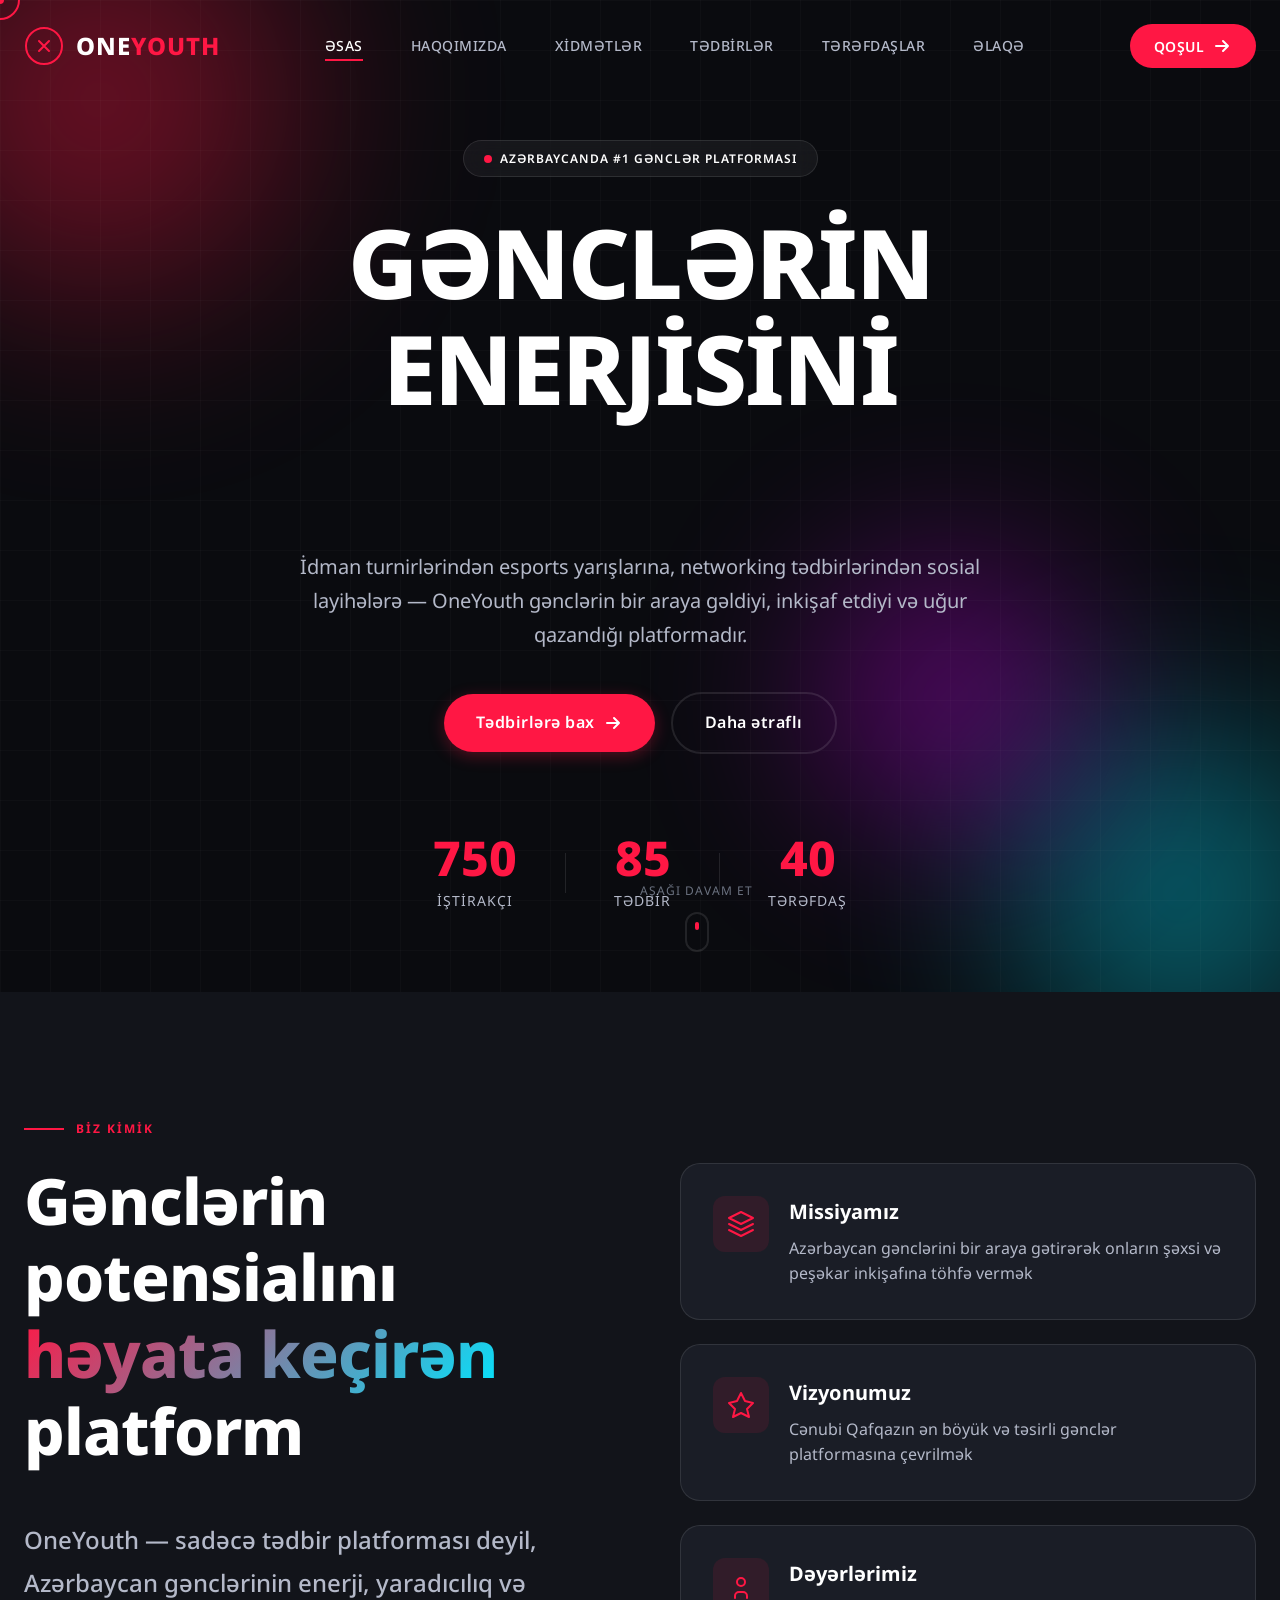
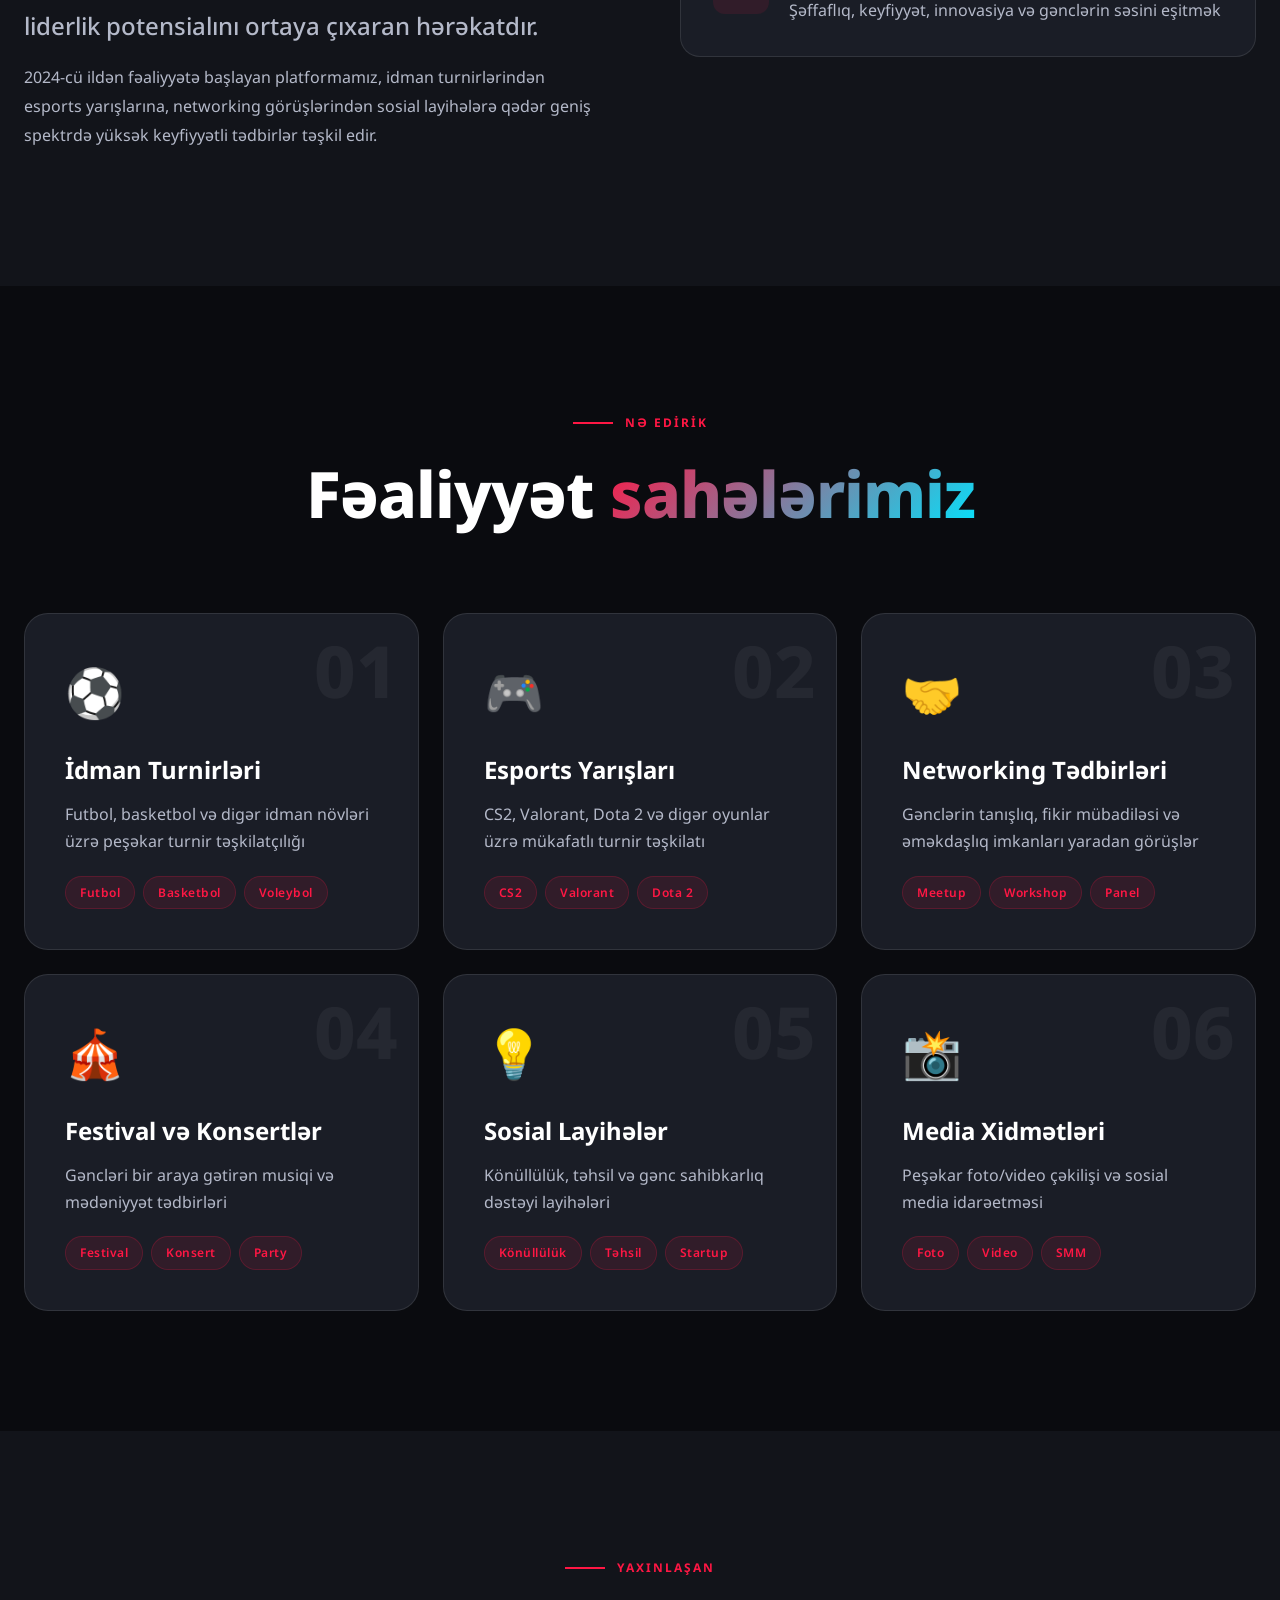
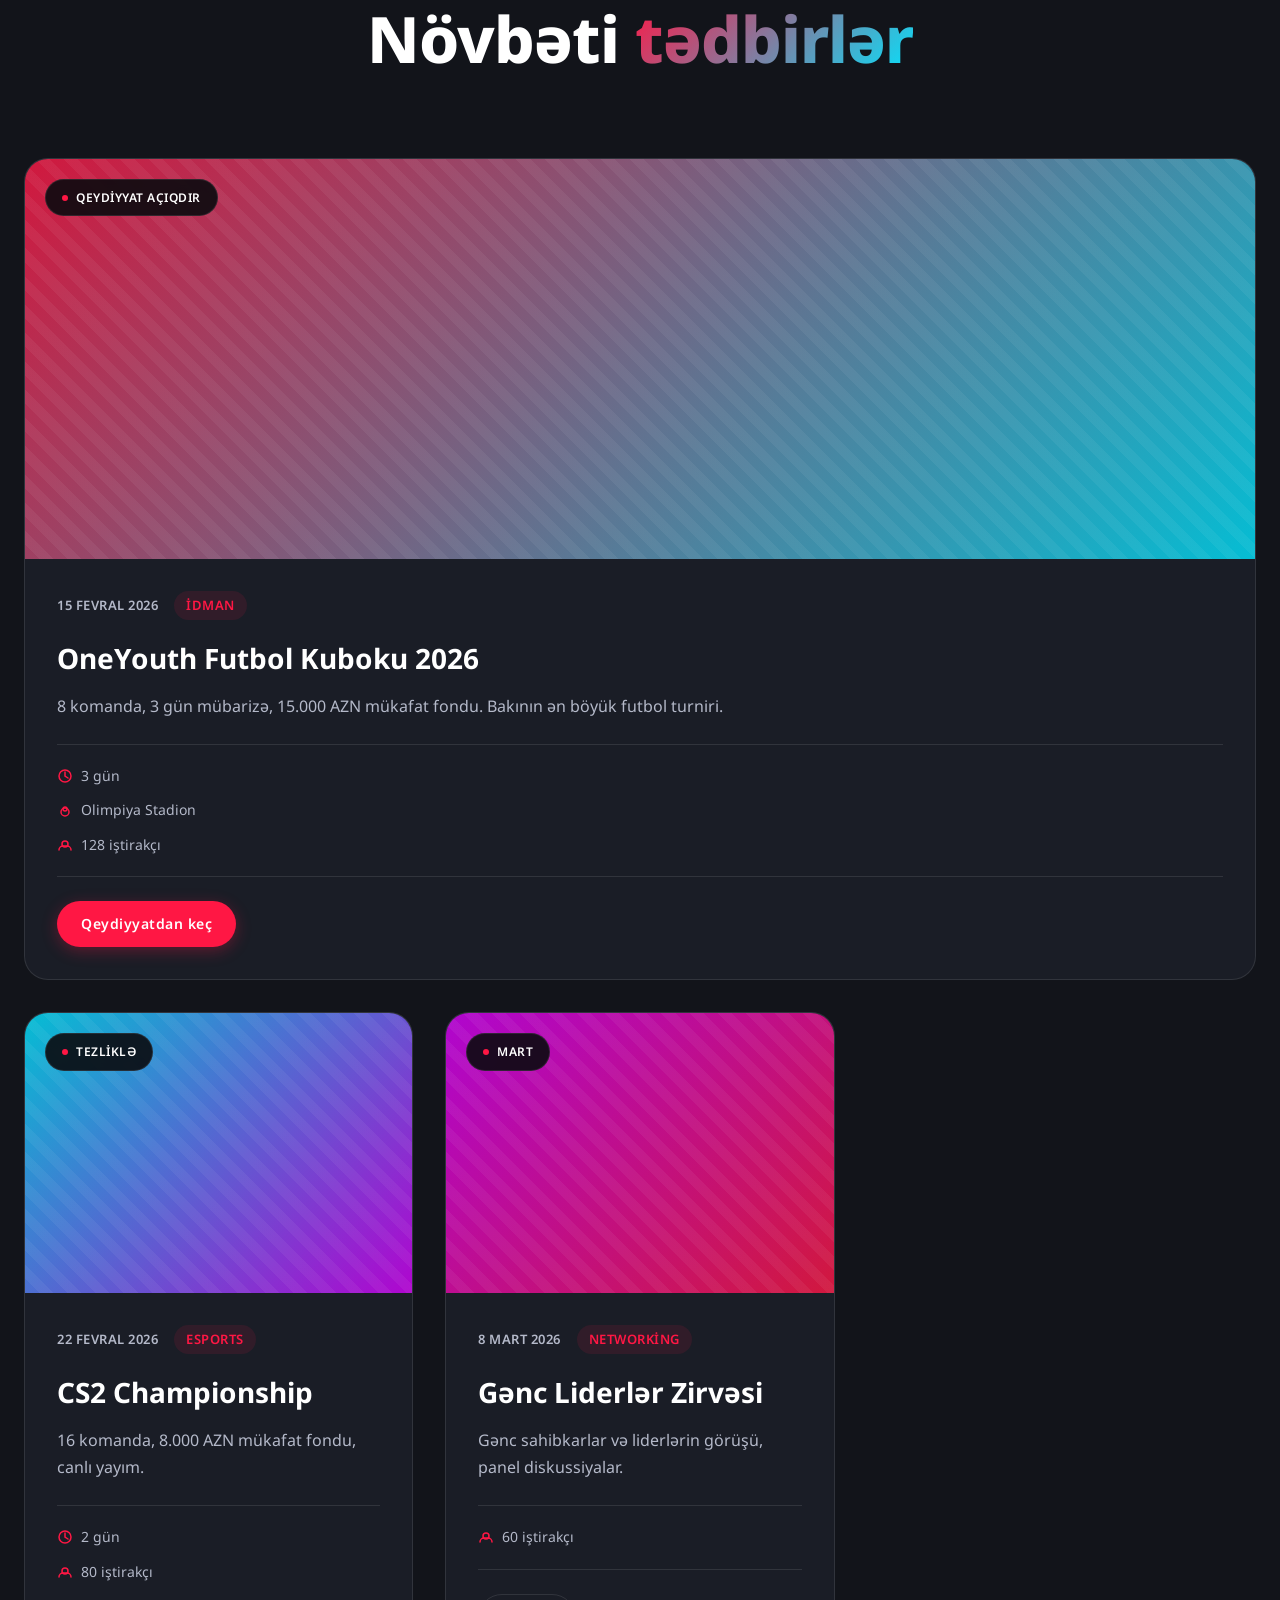
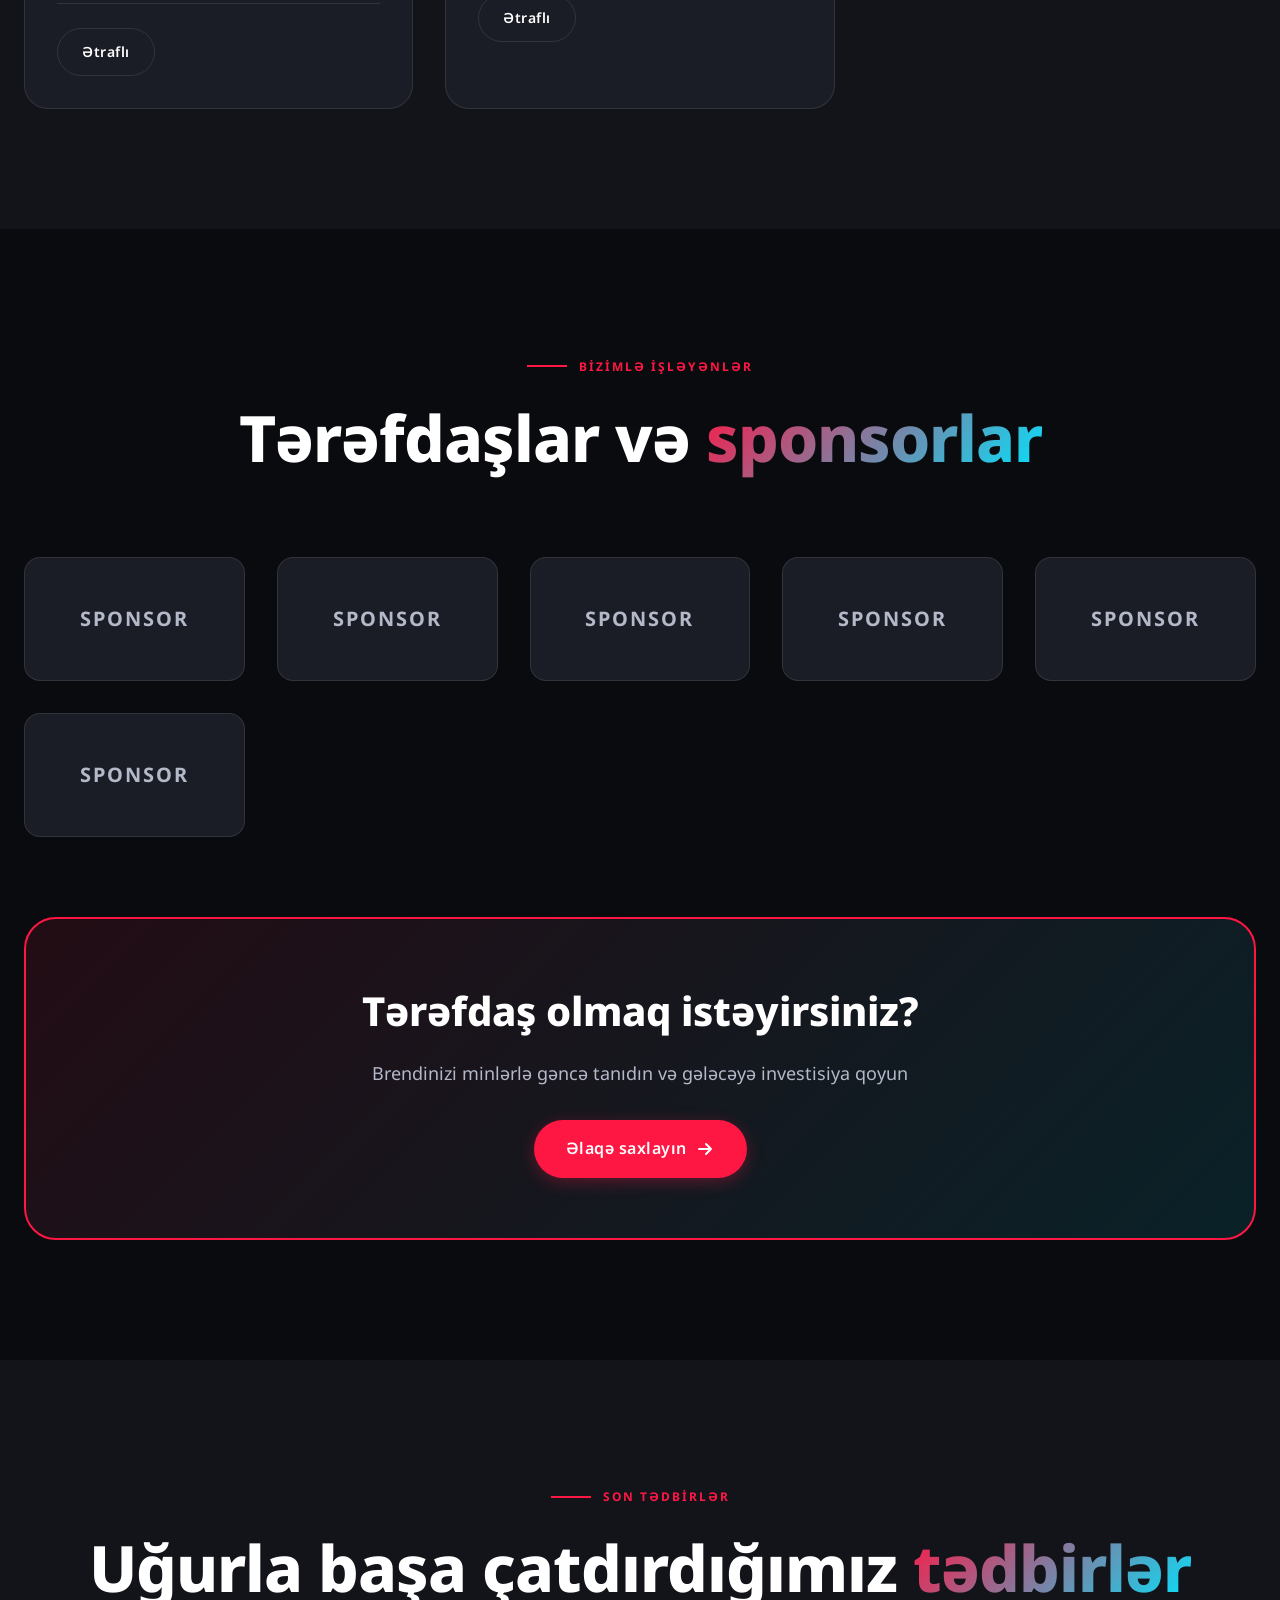
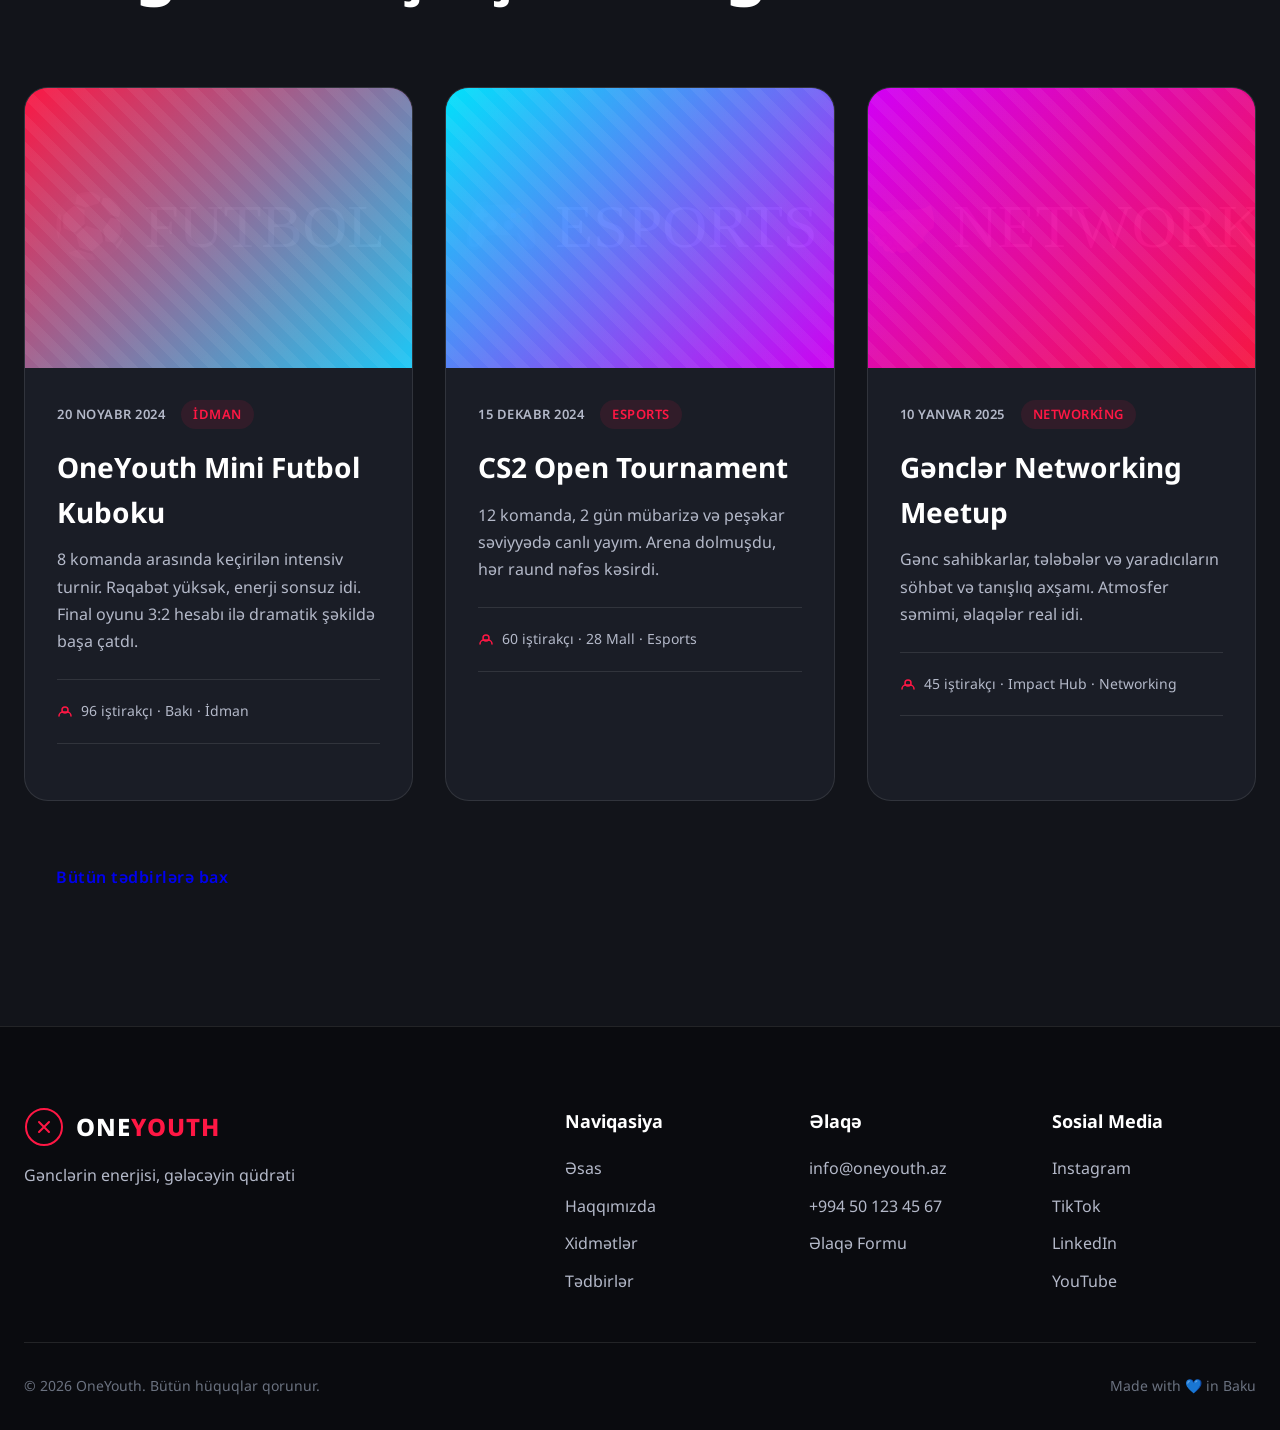
<file: index.html>
<!DOCTYPE html>
<html lang="az">
<head>
    <meta charset="UTF-8">
    <meta name="viewport" content="width=device-width, initial-scale=1.0">
    <title>OneYouth — Gənclər Platforması | Bakı, Azərbaycan</title>
    <meta name="description" content="OneYouth — Azərbaycanda ən böyük gənclər tədbir platforması. İdman, esports, networking və sosial layihələr.">
    <link rel="stylesheet" href="style.css">
    <link rel="preconnect" href="https://fonts.googleapis.com">
    <link rel="preconnect" href="https://fonts.gstatic.com" crossorigin>
    <link href="https://fonts.googleapis.com/css2?family=Noto+Sans:wght@400;500;600;700&display=swap" rel="stylesheet">
</head>
<body>
    <!-- Cursor Effect -->
    <div class="cursor-dot" data-cursor-dot></div>
    <div class="cursor-outline" data-cursor-outline></div>

    <!-- Navigation -->
    <nav class="nav" id="mainNav">
        <div class="nav-container">
            <a href="index.html" class="nav-brand">
                <svg class="brand-icon" viewBox="0 0 40 40" fill="none">
                    <circle cx="20" cy="20" r="18" stroke="currentColor" stroke-width="2" />
                    <path d="M15 15L25 25M25 15L15 25" stroke="currentColor" stroke-width="2" stroke-linecap="round" />
                </svg>
                <span class="brand-text">ONE<span class="brand-highlight">YOUTH</span></span>
            </a>

            <div class="nav-links" id="navLinks">
                <a href="index.html" class="nav-item active" data-nav-item>Əsas</a>
                <a href="about.html" class="nav-item" data-nav-item>Haqqımızda</a>
                <a href="services.html" class="nav-item" data-nav-item>Xidmətlər</a>
                <a href="events.html" class="nav-item" data-nav-item>Tədbirlər</a>
                <a href="partners.html" class="nav-item" data-nav-item>Tərəfdaşlar</a>
                <a href="contact.html" class="nav-item" data-nav-item>Əlaqə</a>
            </div>

            <button class="nav-cta" onclick="window.location.href='register.html'">
                <span>Qoşul</span>
                <svg width="20" height="20" viewBox="0 0 20 20" fill="none">
                    <path d="M4 10H16M16 10L11 5M16 10L11 15" stroke="currentColor" stroke-width="2" stroke-linecap="round" stroke-linejoin="round" />
                </svg>
            </button>

            <button class="nav-toggle" id="navToggle" aria-label="Menu">
                <span></span>
                <span></span>
                <span></span>
            </button>
        </div>
    </nav>

    <!-- Hero Section -->
    <section class="hero" id="hero">
        <div class="hero-bg">
            <div class="gradient-orb orb-1"></div>
            <div class="gradient-orb orb-2"></div>
            <div class="gradient-orb orb-3"></div>
            <div class="grid-pattern"></div>
        </div>

        <div class="container hero-content">
            <div class="hero-badge" data-animate>
                <span class="badge-dot"></span>
                <span>Azərbaycanda #1 Gənclər Platforması</span>
            </div>

            <h1 class="hero-title" data-animate>
                <span class="title-word">GƏNCLƏRİN</span>
                <span class="title-word">ENERJİSİNİ</span>
                <span class="title-word gradient-text">AZAD EDİN</span>
            </h1>

            <p class="hero-description" data-animate>
                İdman turnirlərindən esports yarışlarına, networking tədbirlərindən sosial layihələrə — OneYouth gənclərin bir araya gəldiyi, inkişaf etdiyi və uğur qazandığı platformadır.
            </p>

            <div class="hero-actions" data-animate>
                <a href="events.html" class="btn btn-primary">
                    <span>Tədbirlərə bax</span>
                    <svg width="20" height="20" viewBox="0 0 20 20" fill="none">
                        <path d="M4 10H16M16 10L11 5M16 10L11 15" stroke="currentColor" stroke-width="2" stroke-linecap="round" stroke-linejoin="round" />
                    </svg>
                </a>
                <a href="about.html" class="btn btn-secondary">
                    <span>Daha ətraflı</span>
                </a>
            </div>

            <div class="hero-stats" data-animate>
                <div class="stat">
                    <div class="stat-value" data-count="750">0</div>
                    <div class="stat-label">İştirakçı</div>
                </div>
                <div class="stat-divider"></div>
                <div class="stat">
                    <div class="stat-value" data-count="85">0</div>
                    <div class="stat-label">Tədbir</div>
                </div>
                <div class="stat-divider"></div>
                <div class="stat">
                    <div class="stat-value" data-count="40">0</div>
                    <div class="stat-label">Tərəfdaş</div>
                </div>
            </div>
        </div>

        <div class="scroll-hint" data-animate>
            <span>Aşağı davam et</span>
            <div class="scroll-indicator">
                <div class="scroll-wheel"></div>
            </div>
        </div>
    </section>

    <!-- About Section -->
    <section class="about section" id="about">
        <div class="container">
            <div class="section-label" data-animate>
                <span class="label-line"></span>
                <span>BİZ KİMİK</span>
            </div>

            <div class="about-grid">
                <div class="about-content" data-animate>
                    <h2 class="section-heading">
                        Gənclərin potensialını <span class="gradient-text">həyata keçirən</span> platform
                    </h2>
                    <p class="lead-text">
                        OneYouth — sadəcə tədbir platforması deyil, Azərbaycan gənclərinin enerji, yaradıcılıq və liderlik potensialını ortaya çıxaran hərəkatdır.
                    </p>
                    <p>
                        2024-cü ildən fəaliyyətə başlayan platformamız, idman turnirlərindən esports yarışlarına, networking görüşlərindən sosial layihələrə qədər geniş spektrdə yüksək keyfiyyətli tədbirlər təşkil edir.
                    </p>
                </div>

                <div class="about-features">
                    <div class="feature-item" data-animate>
                        <div class="feature-icon">
                            <svg width="32" height="32" viewBox="0 0 32 32" fill="none">
                                <path d="M16 4L4 10L16 16L28 10L16 4Z" stroke="currentColor" stroke-width="2" stroke-linecap="round" stroke-linejoin="round" />
                                <path d="M4 22L16 28L28 22" stroke="currentColor" stroke-width="2" stroke-linecap="round" stroke-linejoin="round" />
                                <path d="M4 16L16 22L28 16" stroke="currentColor" stroke-width="2" stroke-linecap="round" stroke-linejoin="round" />
                            </svg>
                        </div>
                        <div class="feature-text">
                            <h3>Missiyamız</h3>
                            <p>Azərbaycan gənclərini bir araya gətirərək onların şəxsi və peşəkar inkişafına töhfə vermək</p>
                        </div>
                    </div>

                    <div class="feature-item" data-animate>
                        <div class="feature-icon">
                            <svg width="32" height="32" viewBox="0 0 32 32" fill="none">
                                <path d="M16 4L20 12L28 14L22 20L24 28L16 24L8 28L10 20L4 14L12 12L16 4Z" stroke="currentColor" stroke-width="2" stroke-linecap="round" stroke-linejoin="round" />
                            </svg>
                        </div>
                        <div class="feature-text">
                            <h3>Vizyonumuz</h3>
                            <p>Cənubi Qafqazın ən böyük və təsirli gənclər platformasına çevrilmək</p>
                        </div>
                    </div>

                    <div class="feature-item" data-animate>
                        <div class="feature-icon">
                            <svg width="32" height="32" viewBox="0 0 32 32" fill="none">
                                <circle cx="16" cy="12" r="4" stroke="currentColor" stroke-width="2" />
                                <path d="M10 28V26C10 23.7909 11.7909 22 14 22H18C20.2091 22 22 23.7909 22 26V28" stroke="currentColor" stroke-width="2" stroke-linecap="round" />
                            </svg>
                        </div>
                        <div class="feature-text">
                            <h3>Dəyərlərimiz</h3>
                            <p>Şəffaflıq, keyfiyyət, innovasiya və gənclərin səsini eşitmək</p>
                        </div>
                    </div>
                </div>
            </div>
        </div>
    </section>

    <!-- Services Section -->
    <section class="services section" id="services">
        <div class="container">
            <div class="section-header">
                <div class="section-label" data-animate>
                    <span class="label-line"></span>
                    <span>NƏ EDİRİK</span>
                </div>
                <h2 class="section-heading" data-animate>
                    Fəaliyyət <span class="gradient-text">sahələrimiz</span>
                </h2>
            </div>

            <div class="services-grid">
                <div class="service-card" data-animate>
                    <div class="card-number">01</div>
                    <div class="card-icon">⚽</div>
                    <h3 class="card-title">İdman Turnirləri</h3>
                    <p class="card-text">Futbol, basketbol və digər idman növləri üzrə peşəkar turnir təşkilatçılığı</p>
                    <div class="card-tags">
                        <span class="tag">Futbol</span>
                        <span class="tag">Basketbol</span>
                        <span class="tag">Voleybol</span>
                    </div>
                </div>

                <div class="service-card" data-animate>
                    <div class="card-number">02</div>
                    <div class="card-icon">🎮</div>
                    <h3 class="card-title">Esports Yarışları</h3>
                    <p class="card-text">CS2, Valorant, Dota 2 və digər oyunlar üzrə mükafatlı turnir təşkilatı</p>
                    <div class="card-tags">
                        <span class="tag">CS2</span>
                        <span class="tag">Valorant</span>
                        <span class="tag">Dota 2</span>
                    </div>
                </div>

                <div class="service-card" data-animate>
                    <div class="card-number">03</div>
                    <div class="card-icon">🤝</div>
                    <h3 class="card-title">Networking Tədbirləri</h3>
                    <p class="card-text">Gənclərin tanışlıq, fikir mübadiləsi və əməkdaşlıq imkanları yaradan görüşlər</p>
                    <div class="card-tags">
                        <span class="tag">Meetup</span>
                        <span class="tag">Workshop</span>
                        <span class="tag">Panel</span>
                    </div>
                </div>

                <div class="service-card" data-animate>
                    <div class="card-number">04</div>
                    <div class="card-icon">🎪</div>
                    <h3 class="card-title">Festival və Konsertlər</h3>
                    <p class="card-text">Gəncləri bir araya gətirən musiqi və mədəniyyət tədbirləri</p>
                    <div class="card-tags">
                        <span class="tag">Festival</span>
                        <span class="tag">Konsert</span>
                        <span class="tag">Party</span>
                    </div>
                </div>

                <div class="service-card" data-animate>
                    <div class="card-number">05</div>
                    <div class="card-icon">💡</div>
                    <h3 class="card-title">Sosial Layihələr</h3>
                    <p class="card-text">Könüllülük, təhsil və gənc sahibkarlıq dəstəyi layihələri</p>
                    <div class="card-tags">
                        <span class="tag">Könüllülük</span>
                        <span class="tag">Təhsil</span>
                        <span class="tag">Startup</span>
                    </div>
                </div>

                <div class="service-card" data-animate>
                    <div class="card-number">06</div>
                    <div class="card-icon">📸</div>
                    <h3 class="card-title">Media Xidmətləri</h3>
                    <p class="card-text">Peşəkar foto/video çəkilişi və sosial media idarəetməsi</p>
                    <div class="card-tags">
                        <span class="tag">Foto</span>
                        <span class="tag">Video</span>
                        <span class="tag">SMM</span>
                    </div>
                </div>
            </div>
        </div>
    </section>

    <!-- Events Section -->
    <section class="events section" id="events">
        <div class="container">
            <div class="section-header">
                <div class="section-label" data-animate>
                    <span class="label-line"></span>
                    <span>YAXINLAŞAN</span>
                </div>
                <h2 class="section-heading" data-animate>
                    Növbəti <span class="gradient-text">tədbirlər</span>
                </h2>
            </div>

            <div class="events-grid">
                <article class="event-card featured" data-animate>
                    <div class="event-status">
                        <span class="status-dot"></span>
                        <span>Qeydiyyat açıqdır</span>
                    </div>
                    <div class="event-visual">
                        <div class="visual-gradient"></div>
                        <div class="visual-pattern"></div>
                    </div>
                    <div class="event-content">
                        <div class="event-meta">
                            <time datetime="2026-02-15">15 Fevral 2026</time>
                            <span class="event-category">İdman</span>
                        </div>
                        <h3 class="event-title">OneYouth Futbol Kuboku 2026</h3>
                        <p class="event-desc">8 komanda, 3 gün mübarizə, 15.000 AZN mükafat fondu. Bakının ən böyük futbol turniri.</p>
                        <div class="event-details">
                            <div class="detail-item">
                                <svg width="16" height="16" viewBox="0 0 16 16" fill="none">
                                    <path d="M8 14C11.3137 14 14 11.3137 14 8C14 4.68629 11.3137 2 8 2C4.68629 2 2 4.68629 2 8C2 11.3137 4.68629 14 8 14Z" stroke="currentColor" stroke-width="1.5" />
                                    <path d="M8 4V8L11 10" stroke="currentColor" stroke-width="1.5" stroke-linecap="round" />
                                </svg>
                                <span>3 gün</span>
                            </div>
                            <div class="detail-item">
                                <svg width="16" height="16" viewBox="0 0 16 16" fill="none">
                                    <path d="M8 9C9.10457 9 10 8.10457 10 7C10 5.89543 9.10457 5 8 5C6.89543 5 6 5.89543 6 7C6 8.10457 6.89543 9 8 9Z" stroke="currentColor" stroke-width="1.5" />
                                    <path d="M8 14C10.2091 14 12 12.2091 12 10C12 7.79086 10.2091 6 8 6C5.79086 6 4 7.79086 4 10C4 12.2091 5.79086 14 8 14Z" stroke="currentColor" stroke-width="1.5" />
                                </svg>
                                <span>Olimpiya Stadion</span>
                            </div>
                            <div class="detail-item">
                                <svg width="16" height="16" viewBox="0 0 16 16" fill="none">
                                    <path d="M11 7C11 8.65685 9.65685 10 8 10C6.34315 10 5 8.65685 5 7C5 5.34315 6.34315 4 8 4C9.65685 4 11 5.34315 11 7Z" stroke="currentColor" stroke-width="1.5" />
                                    <path d="M2 13C2 10.7909 3.79086 9 6 9H10C12.2091 9 14 10.7909 14 13" stroke="currentColor" stroke-width="1.5" stroke-linecap="round" />
                                </svg>
                                <span>128 iştirakçı</span>
                            </div>
                        </div>
                        <a href="register.html?event=futbol-kuboku-2026" class="btn btn-primary btn-small">
                            <span>Qeydiyyatdan keç</span>
                        </a>
                    </div>
                </article>

                <article class="event-card" data-animate>
                    <div class="event-status">
                        <span class="status-dot"></span>
                        <span>Tezliklə</span>
                    </div>
                    <div class="event-visual">
                        <div class="visual-gradient secondary"></div>
                        <div class="visual-pattern"></div>
                    </div>
                    <div class="event-content">
                        <div class="event-meta">
                            <time datetime="2026-02-22">22 Fevral 2026</time>
                            <span class="event-category">Esports</span>
                        </div>
                        <h3 class="event-title">CS2 Championship</h3>
                        <p class="event-desc">16 komanda, 8.000 AZN mükafat fondu, canlı yayım.</p>
                        <div class="event-details">
                            <div class="detail-item">
                                <svg width="16" height="16" viewBox="0 0 16 16" fill="none">
                                    <path d="M8 14C11.3137 14 14 11.3137 14 8C14 4.68629 11.3137 2 8 2C4.68629 2 2 4.68629 2 8C2 11.3137 4.68629 14 8 14Z" stroke="currentColor" stroke-width="1.5" />
                                    <path d="M8 4V8L11 10" stroke="currentColor" stroke-width="1.5" stroke-linecap="round" />
                                </svg>
                                <span>2 gün</span>
                            </div>
                            <div class="detail-item">
                                <svg width="16" height="16" viewBox="0 0 16 16" fill="none">
                                    <path d="M11 7C11 8.65685 9.65685 10 8 10C6.34315 10 5 8.65685 5 7C5 5.34315 6.34315 4 8 4C9.65685 4 11 5.34315 11 7Z" stroke="currentColor" stroke-width="1.5" />
                                    <path d="M2 13C2 10.7909 3.79086 9 6 9H10C12.2091 9 14 10.7909 14 13" stroke="currentColor" stroke-width="1.5" stroke-linecap="round" />
                                </svg>
                                <span>80 iştirakçı</span>
                            </div>
                        </div>
                        <a href="event-cs2-championship.html" class="btn btn-outline btn-small">
                            <span>Ətraflı</span>
                        </a>
                    </div>
                </article>

                <article class="event-card" data-animate>
                    <div class="event-status upcoming">
                        <span class="status-dot"></span>
                        <span>Mart</span>
                    </div>
                    <div class="event-visual">
                        <div class="visual-gradient tertiary"></div>
                        <div class="visual-pattern"></div>
                    </div>
                    <div class="event-content">
                        <div class="event-meta">
                            <time datetime="2026-03-08">8 Mart 2026</time>
                            <span class="event-category">Networking</span>
                        </div>
                        <h3 class="event-title">Gənc Liderlər Zirvəsi</h3>
                        <p class="event-desc">Gənc sahibkarlar və liderlərin görüşü, panel diskussiyalar.</p>
                        <div class="event-details">
                            <div class="detail-item">
                                <svg width="16" height="16" viewBox="0 0 16 16" fill="none">
                                    <path d="M11 7C11 8.65685 9.65685 10 8 10C6.34315 10 5 8.65685 5 7C5 5.34315 6.34315 4 8 4C9.65685 4 11 5.34315 11 7Z" stroke="currentColor" stroke-width="1.5" />
                                    <path d="M2 13C2 10.7909 3.79086 9 6 9H10C12.2091 9 14 10.7909 14 13" stroke="currentColor" stroke-width="1.5" stroke-linecap="round" />
                                </svg>
                                <span>60 iştirakçı</span>
                            </div>
                        </div>
                        <a href="event-genc-liderler-zirvesi.html" class="btn btn-outline btn-small">
                            <span>Ətraflı</span>
                        </a>
                    </div>
                </article>
            </div>
        </div>
    </section>

    <!-- Partners Section -->
    <section class="partners section" id="partners">
        <div class="container">
            <div class="section-header">
                <div class="section-label" data-animate>
                    <span class="label-line"></span>
                    <span>BİZİMLƏ İŞLƏYƏNLƏR</span>
                </div>
                <h2 class="section-heading" data-animate>
                    Tərəfdaşlar və <span class="gradient-text">sponsorlar</span>
                </h2>
            </div>

            <div class="partners-grid" data-animate>
                <div class="partner-item">
                    <div class="partner-logo">SPONSOR</div>
                </div>
                <div class="partner-item">
                    <div class="partner-logo">SPONSOR</div>
                </div>
                <div class="partner-item">
                    <div class="partner-logo">SPONSOR</div>
                </div>
                <div class="partner-item">
                    <div class="partner-logo">SPONSOR</div>
                </div>
                <div class="partner-item">
                    <div class="partner-logo">SPONSOR</div>
                </div>
                <div class="partner-item">
                    <div class="partner-logo">SPONSOR</div>
                </div>
            </div>

            <div class="partnership-cta" data-animate>
                <div class="cta-content">
                    <h3>Tərəfdaş olmaq istəyirsiniz?</h3>
                    <p>Brendinizi minlərlə gəncə tanıdın və gələcəyə investisiya qoyun</p>
                    <a href="contact.html" class="btn btn-primary">
                        <span>Əlaqə saxlayın</span>
                        <svg width="20" height="20" viewBox="0 0 20 20" fill="none">
                            <path d="M4 10H16M16 10L11 5M16 10L11 15" stroke="currentColor" stroke-width="2" stroke-linecap="round" stroke-linejoin="round" />
                        </svg>
                    </a>
                </div>
            </div>
        </div>
    </section>

    <!-- Past Events Section -->
    <section class="contact section" id="contact">
        <div class="container">
            <div class="section-header">
                <div class="section-label" data-animate>
                    <span class="label-line"></span>
                    <span>SON TƏDBİRLƏR</span>
                </div>
                <h2 class="section-heading" data-animate>
                    Uğurla başa çatdırdığımız <span class="gradient-text">tədbirlər</span>
                </h2>
            </div>

            <div class="events-grid">
                <article class="event-card" data-animate>
                    <div class="event-visual" style="background: linear-gradient(135deg, rgba(255, 23, 68, 0.9), rgba(168, 85, 247, 0.8)), url('data:image/svg+xml,<svg xmlns=%22http://www.w3.org/2000/svg%22 viewBox=%220 0 100 100%22><rect fill=%22%23333%22 width=%22100%22 height=%22100%22/><text x=%2250%25%22 y=%2250%25%22 font-size=%2216%22 text-anchor=%22middle%22 dy=%22.3em%22 fill=%22%23fff%22>⚽ FUTBOL</text></svg>'); background-size: cover; background-position: center;">
                        <div class="visual-gradient"></div>
                        <div class="visual-pattern"></div>
                    </div>
                    <div class="event-content">
                        <div class="event-meta">
                            <time datetime="2024-11-20">20 Noyabr 2024</time>
                            <span class="event-category">İdman</span>
                        </div>
                        <h3 class="event-title">OneYouth Mini Futbol Kuboku</h3>
                        <p class="event-desc">8 komanda arasında keçirilən intensiv turnir. Rəqabət yüksək, enerji sonsuz idi. Final oyunu 3:2 hesabı ilə dramatik şəkildə başa çatdı.</p>
                        <div class="event-details">
                            <div class="detail-item">
                                <svg width="16" height="16" viewBox="0 0 16 16" fill="none">
                                    <path d="M11 7C11 8.65685 9.65685 10 8 10C6.34315 10 5 8.65685 5 7C5 5.34315 6.34315 4 8 4C9.65685 4 11 5.34315 11 7Z" stroke="currentColor" stroke-width="1.5" />
                                    <path d="M2 13C2 10.7909 3.79086 9 6 9H10C12.2091 9 14 10.7909 14 13" stroke="currentColor" stroke-width="1.5" stroke-linecap="round" />
                                </svg>
                                <span>96 iştirakçı · Bakı · İdman</span>
                            </div>
                        </div>
                    </div>
                </article>

                <article class="event-card" data-animate>
                    <div class="event-visual" style="background: linear-gradient(135deg, rgba(0, 229, 255, 0.9), rgba(213, 0, 249, 0.8)), url('data:image/svg+xml,<svg xmlns=%22http://www.w3.org/2000/svg%22 viewBox=%220 0 100 100%22><rect fill=%22%23222%22 width=%22100%22 height=%22100%22/><text x=%2250%25%22 y=%2250%25%22 font-size=%2216%22 text-anchor=%22middle%22 dy=%22.3em%22 fill=%22%23fff%22>🎮 ESPORTS</text></svg>'); background-size: cover; background-position: center;">
                        <div class="visual-gradient secondary"></div>
                        <div class="visual-pattern"></div>
                    </div>
                    <div class="event-content">
                        <div class="event-meta">
                            <time datetime="2024-12-15">15 Dekabr 2024</time>
                            <span class="event-category">Esports</span>
                        </div>
                        <h3 class="event-title">CS2 Open Tournament</h3>
                        <p class="event-desc">12 komanda, 2 gün mübarizə və peşəkar səviyyədə canlı yayım. Arena dolmuşdu, hər raund nəfəs kəsirdi.</p>
                        <div class="event-details">
                            <div class="detail-item">
                                <svg width="16" height="16" viewBox="0 0 16 16" fill="none">
                                    <path d="M11 7C11 8.65685 9.65685 10 8 10C6.34315 10 5 8.65685 5 7C5 5.34315 6.34315 4 8 4C9.65685 4 11 5.34315 11 7Z" stroke="currentColor" stroke-width="1.5" />
                                    <path d="M2 13C2 10.7909 3.79086 9 6 9H10C12.2091 9 14 10.7909 14 13" stroke="currentColor" stroke-width="1.5" stroke-linecap="round" />
                                </svg>
                                <span>60 iştirakçı · 28 Mall · Esports</span>
                            </div>
                        </div>
                    </div>
                </article>

                <article class="event-card" data-animate>
                    <div class="event-visual" style="background: linear-gradient(135deg, rgba(213, 0, 249, 0.9), rgba(255, 23, 68, 0.8)), url('data:image/svg+xml,<svg xmlns=%22http://www.w3.org/2000/svg%22 viewBox=%220 0 100 100%22><rect fill=%22%23111%22 width=%22100%22 height=%22100%22/><text x=%2250%25%22 y=%2250%25%22 font-size=%2216%22 text-anchor=%22middle%22 dy=%22.3em%22 fill=%22%23fff%22>🤝 NETWORK</text></svg>'); background-size: cover; background-position: center;">
                        <div class="visual-gradient tertiary"></div>
                        <div class="visual-pattern"></div>
                    </div>
                    <div class="event-content">
                        <div class="event-meta">
                            <time datetime="2025-01-10">10 Yanvar 2025</time>
                            <span class="event-category">Networking</span>
                        </div>
                        <h3 class="event-title">Gənclər Networking Meetup</h3>
                        <p class="event-desc">Gənc sahibkarlar, tələbələr və yaradıcıların söhbət və tanışlıq axşamı. Atmosfer səmimi, əlaqələr real idi.</p>
                        <div class="event-details">
                            <div class="detail-item">
                                <svg width="16" height="16" viewBox="0 0 16 16" fill="none">
                                    <path d="M11 7C11 8.65685 9.65685 10 8 10C6.34315 10 5 8.65685 5 7C5 5.34315 6.34315 4 8 4C9.65685 4 11 5.34315 11 7Z" stroke="currentColor" stroke-width="1.5" />
                                    <path d="M2 13C2 10.7909 3.79086 9 6 9H10C12.2091 9 14 10.7909 14 13" stroke="currentColor" stroke-width="1.5" stroke-linecap="round" />
                                </svg>
                                <span>45 iştirakçı · Impact Hub · Networking</span>
                            </div>
                        </div>
                    </div>
                </article>
            </div>

            <div class="events-cta" style="margin-top: 48px;">
                <a href="events.html" class="btn btn-primary-large">Bütün tədbirlərə bax</a>
            </div>
        </div>
    </section>
    

    <!-- Footer -->
    <footer class="footer">
        <div class="container">
            <div class="footer-content">
                <div class="footer-brand">
                    <div class="brand-logo">
                        <svg class="brand-icon" viewBox="0 0 40 40" fill="none">
                            <circle cx="20" cy="20" r="18" stroke="currentColor" stroke-width="2" />
                            <path d="M15 15L25 25M25 15L15 25" stroke="currentColor" stroke-width="2" stroke-linecap="round" />
                        </svg>
                        <span class="brand-text">ONE<span class="brand-highlight">YOUTH</span></span>
                    </div>
                    <p class="footer-tagline">Gənclərin enerjisi, gələcəyin qüdrəti</p>
                </div>

                <div class="footer-links">
                    <div class="footer-col">
                        <h4>Naviqasiya</h4>
                        <ul>
                            <li><a href="index.html">Əsas</a></li>
                            <li><a href="about.html">Haqqımızda</a></li>
                            <li><a href="services.html">Xidmətlər</a></li>
                            <li><a href="events.html">Tədbirlər</a></li>
                        </ul>
                    </div>
                    <div class="footer-col">
                        <h4>Əlaqə</h4>
                        <ul>
                            <li><a href="mailto:info@oneyouth.az">info@oneyouth.az</a></li>
                            <li><a href="tel:+994501234567">+994 50 123 45 67</a></li>
                            <li><a href="contact.html">Əlaqə Formu</a></li>
                        </ul>
                    </div>
                    <div class="footer-col">
                        <h4>Sosial Media</h4>
                        <ul>
                            <li><a href="https://instagram.com" target="_blank">Instagram</a></li>
                            <li><a href="https://tiktok.com" target="_blank">TikTok</a></li>
                            <li><a href="https://linkedin.com" target="_blank">LinkedIn</a></li>
                            <li><a href="https://youtube.com" target="_blank">YouTube</a></li>
                        </ul>
                    </div>
                </div>
            </div>

            <div class="footer-bottom">
                <p>&copy; 2026 OneYouth. Bütün hüquqlar qorunur.</p>
                <p>Made with 💙 in Baku</p>
            </div>
        </div>
    </footer>

    <script src="script.js"></script>
</body>
</html>
</file>
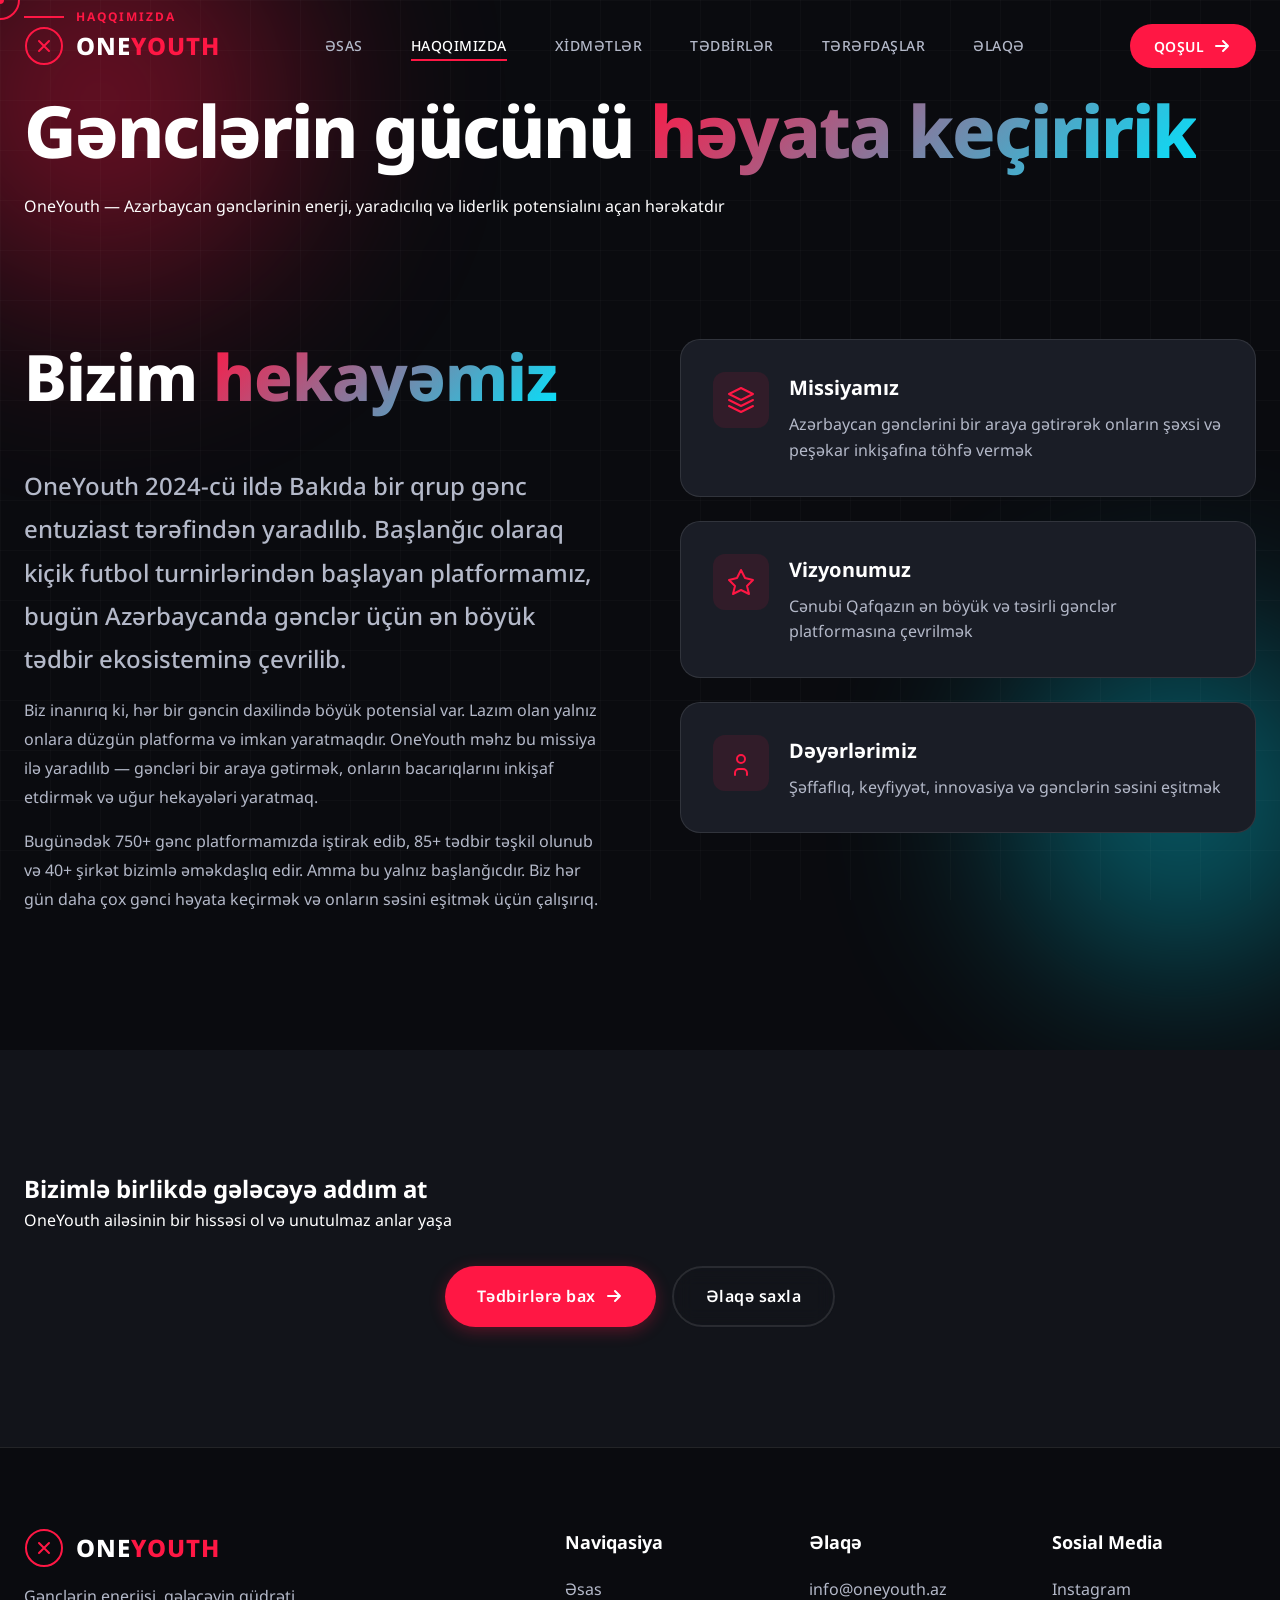
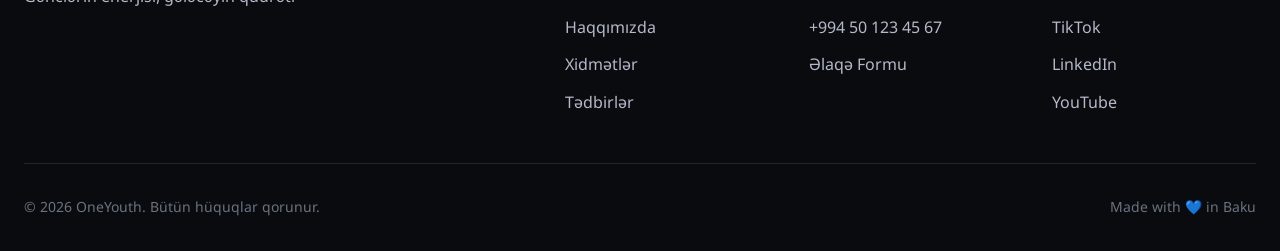
<file: about.html>
<!DOCTYPE html>
<html lang="az">
<head>
    <meta charset="UTF-8">
    <meta name="viewport" content="width=device-width, initial-scale=1.0">
    <title>Haqqımızda — OneYouth | Gənclər Platforması</title>
    <meta name="description" content="OneYouth haqqında ətraflı məlumat. Missiyamız, vizyonumuz və Azərbaycan gəncləri üçün yaratdığımız dəyər.">
    <link rel="stylesheet" href="style.css">
    <link rel="preconnect" href="https://fonts.googleapis.com">
    <link rel="preconnect" href="https://fonts.gstatic.com" crossorigin>
    <link href="https://fonts.googleapis.com/css2?family=Noto+Sans:wght@400;500;600;700&display=swap" rel="stylesheet">
</head>
<body>
    <div class="cursor-dot" data-cursor-dot></div>
    <div class="cursor-outline" data-cursor-outline></div>

    <nav class="nav scrolled" id="mainNav">
        <div class="nav-container">
            <a href="index.html" class="nav-brand">
                <svg class="brand-icon" viewBox="0 0 40 40" fill="none">
                    <circle cx="20" cy="20" r="18" stroke="currentColor" stroke-width="2"/>
                    <path d="M15 15L25 25M25 15L15 25" stroke="currentColor" stroke-width="2" stroke-linecap="round"/>
                </svg>
                <span class="brand-text">ONE<span class="brand-highlight">YOUTH</span></span>
            </a>
            
            <div class="nav-links" id="navLinks">
                <a href="index.html" class="nav-item" data-nav-item>Əsas</a>
                <a href="about.html" class="nav-item active" data-nav-item>Haqqımızda</a>
                <a href="services.html" class="nav-item" data-nav-item>Xidmətlər</a>
                <a href="events.html" class="nav-item" data-nav-item>Tədbirlər</a>
                <a href="partners.html" class="nav-item" data-nav-item>Tərəfdaşlar</a>
                <a href="contact.html" class="nav-item" data-nav-item>Əlaqə</a>
            </div>

            <button class="nav-cta" onclick="window.location.href='register.html'">
                <span>Qoşul</span>
                <svg width="20" height="20" viewBox="0 0 20 20" fill="none">
                    <path d="M4 10H16M16 10L11 5M16 10L11 15" stroke="currentColor" stroke-width="2" stroke-linecap="round" stroke-linejoin="round"/>
                </svg>
            </button>

            <button class="nav-toggle" id="navToggle" aria-label="Menu">
                <span></span>
                <span></span>
                <span></span>
            </button>
        </div>
    </nav>

    <section class="page-hero">
        <div class="hero-bg">
            <div class="gradient-orb orb-1"></div>
            <div class="gradient-orb orb-2"></div>
            <div class="grid-pattern"></div>
        </div>
        <div class="container">
            <div class="section-label" data-animate>
                <span class="label-line"></span>
                <span>HAQQIMIZDA</span>
            </div>
            <h1 class="page-title" data-animate>
                Gənclərin gücünü <span class="gradient-text">həyata keçiririk</span>
            </h1>
            <p class="page-subtitle" data-animate>
                OneYouth — Azərbaycan gənclərinin enerji, yaradıcılıq və liderlik potensialını açan hərəkatdır
            </p>
        </div>
    </section>

    <section class="section">
        <div class="container">
            <div class="about-grid">
                <div class="about-content" data-animate>
                    <h2 class="section-heading">
                        Bizim <span class="gradient-text">hekayəmiz</span>
                    </h2>
                    <p class="lead-text">
                        OneYouth 2024-cü ildə Bakıda bir qrup gənc entuziast tərəfindən yaradılıb. Başlanğıc olaraq kiçik futbol turnirlərindən başlayan platformamız, bugün Azərbaycanda gənclər üçün ən böyük tədbir ekosisteminə çevrilib.
                    </p>
                    <p>
                        Biz inanırıq ki, hər bir gəncin daxilində böyük potensial var. Lazım olan yalnız onlara düzgün platforma və imkan yaratmaqdır. OneYouth məhz bu missiya ilə yaradılıb — gəncləri bir araya gətirmək, onların bacarıqlarını inkişaf etdirmək və uğur hekayələri yaratmaq.
                    </p>
                    <p>
                        Bugünədək 750+ gənc platformamızda iştirak edib, 85+ tədbir təşkil olunub və 40+ şirkət bizimlə əməkdaşlıq edir. Amma bu yalnız başlanğıcdır. Biz hər gün daha çox gənci həyata keçirmək və onların səsini eşitmək üçün çalışırıq.
                    </p>
                </div>
                <div class="about-features">
                    <div class="feature-item" data-animate>
                        <div class="feature-icon">
                            <svg width="32" height="32" viewBox="0 0 32 32" fill="none">
                                <path d="M16 4L4 10L16 16L28 10L16 4Z" stroke="currentColor" stroke-width="2" stroke-linecap="round" stroke-linejoin="round"/>
                                <path d="M4 22L16 28L28 22" stroke="currentColor" stroke-width="2" stroke-linecap="round" stroke-linejoin="round"/>
                                <path d="M4 16L16 22L28 16" stroke="currentColor" stroke-width="2" stroke-linecap="round" stroke-linejoin="round"/>
                            </svg>
                        </div>
                        <div class="feature-text">
                            <h3>Missiyamız</h3>
                            <p>Azərbaycan gənclərini bir araya gətirərək onların şəxsi və peşəkar inkişafına töhfə vermək</p>
                        </div>
                    </div>

                    <div class="feature-item" data-animate>
                        <div class="feature-icon">
                            <svg width="32" height="32" viewBox="0 0 32 32" fill="none">
                                <path d="M16 4L20 12L28 14L22 20L24 28L16 24L8 28L10 20L4 14L12 12L16 4Z" stroke="currentColor" stroke-width="2" stroke-linecap="round" stroke-linejoin="round"/>
                            </svg>
                        </div>
                        <div class="feature-text">
                            <h3>Vizyonumuz</h3>
                            <p>Cənubi Qafqazın ən böyük və təsirli gənclər platformasına çevrilmək</p>
                        </div>
                    </div>

                    <div class="feature-item" data-animate>
                        <div class="feature-icon">
                            <svg width="32" height="32" viewBox="0 0 32 32" fill="none">
                                <circle cx="16" cy="12" r="4" stroke="currentColor" stroke-width="2"/>
                                <path d="M10 28V26C10 23.7909 11.7909 22 14 22H18C20.2091 22 22 23.7909 22 26V28" stroke="currentColor" stroke-width="2" stroke-linecap="round"/>
                            </svg>
                        </div>
                        <div class="feature-text">
                            <h3>Dəyərlərimiz</h3>
                            <p>Şəffaflıq, keyfiyyət, innovasiya və gənclərin səsini eşitmək</p>
                        </div>
                    </div>
                </div>
            </div>
        </div>
    </section>

    <section class="section" style="background: var(--bg-secondary);">
        <div class="container">
            <div class="cta-box" data-animate>
                <h2>Bizimlə birlikdə gələcəyə addım at</h2>
                <p>OneYouth ailəsinin bir hissəsi ol və unutulmaz anlar yaşa</p>
                <div style="display: flex; gap: 16px; justify-content: center; flex-wrap: wrap; margin-top: 32px;">
                    <a href="events.html" class="btn btn-primary">
                        <span>Tədbirlərə bax</span>
                        <svg width="20" height="20" viewBox="0 0 20 20" fill="none">
                            <path d="M4 10H16M16 10L11 5M16 10L11 15" stroke="currentColor" stroke-width="2" stroke-linecap="round" stroke-linejoin="round"/>
                        </svg>
                    </a>
                    <a href="contact.html" class="btn btn-secondary">
                        <span>Əlaqə saxla</span>
                    </a>
                </div>
            </div>
        </div>
    </section>

    <footer class="footer">
        <div class="container">
            <div class="footer-content">
                <div class="footer-brand">
                    <div class="brand-logo">
                        <svg class="brand-icon" viewBox="0 0 40 40" fill="none">
                            <circle cx="20" cy="20" r="18" stroke="currentColor" stroke-width="2"/>
                            <path d="M15 15L25 25M25 15L15 25" stroke="currentColor" stroke-width="2" stroke-linecap="round"/>
                        </svg>
                        <span class="brand-text">ONE<span class="brand-highlight">YOUTH</span></span>
                    </div>
                    <p class="footer-tagline">Gənclərin enerjisi, gələcəyin qüdrəti</p>
                </div>

                <div class="footer-links">
                    <div class="footer-col">
                        <h4>Naviqasiya</h4>
                        <ul>
                            <li><a href="index.html">Əsas</a></li>
                            <li><a href="about.html">Haqqımızda</a></li>
                            <li><a href="services.html">Xidmətlər</a></li>
                            <li><a href="events.html">Tədbirlər</a></li>
                        </ul>
                    </div>
                    <div class="footer-col">
                        <h4>Əlaqə</h4>
                        <ul>
                            <li><a href="mailto:info@oneyouth.az">info@oneyouth.az</a></li>
                            <li><a href="tel:+994501234567">+994 50 123 45 67</a></li>
                            <li><a href="contact.html">Əlaqə Formu</a></li>
                        </ul>
                    </div>
                    <div class="footer-col">
                        <h4>Sosial Media</h4>
                        <ul>
                            <li><a href="https://instagram.com" target="_blank">Instagram</a></li>
                            <li><a href="https://tiktok.com" target="_blank">TikTok</a></li>
                            <li><a href="https://linkedin.com" target="_blank">LinkedIn</a></li>
                            <li><a href="https://youtube.com" target="_blank">YouTube</a></li>
                        </ul>
                    </div>
                </div>
            </div>

            <div class="footer-bottom">
                <p>&copy; 2026 OneYouth. Bütün hüquqlar qorunur.</p>
                <p>Made with 💙 in Baku</p>
            </div>
        </div>
    </footer>

    <script src="script.js"></script>
</body>
</html>
</file>
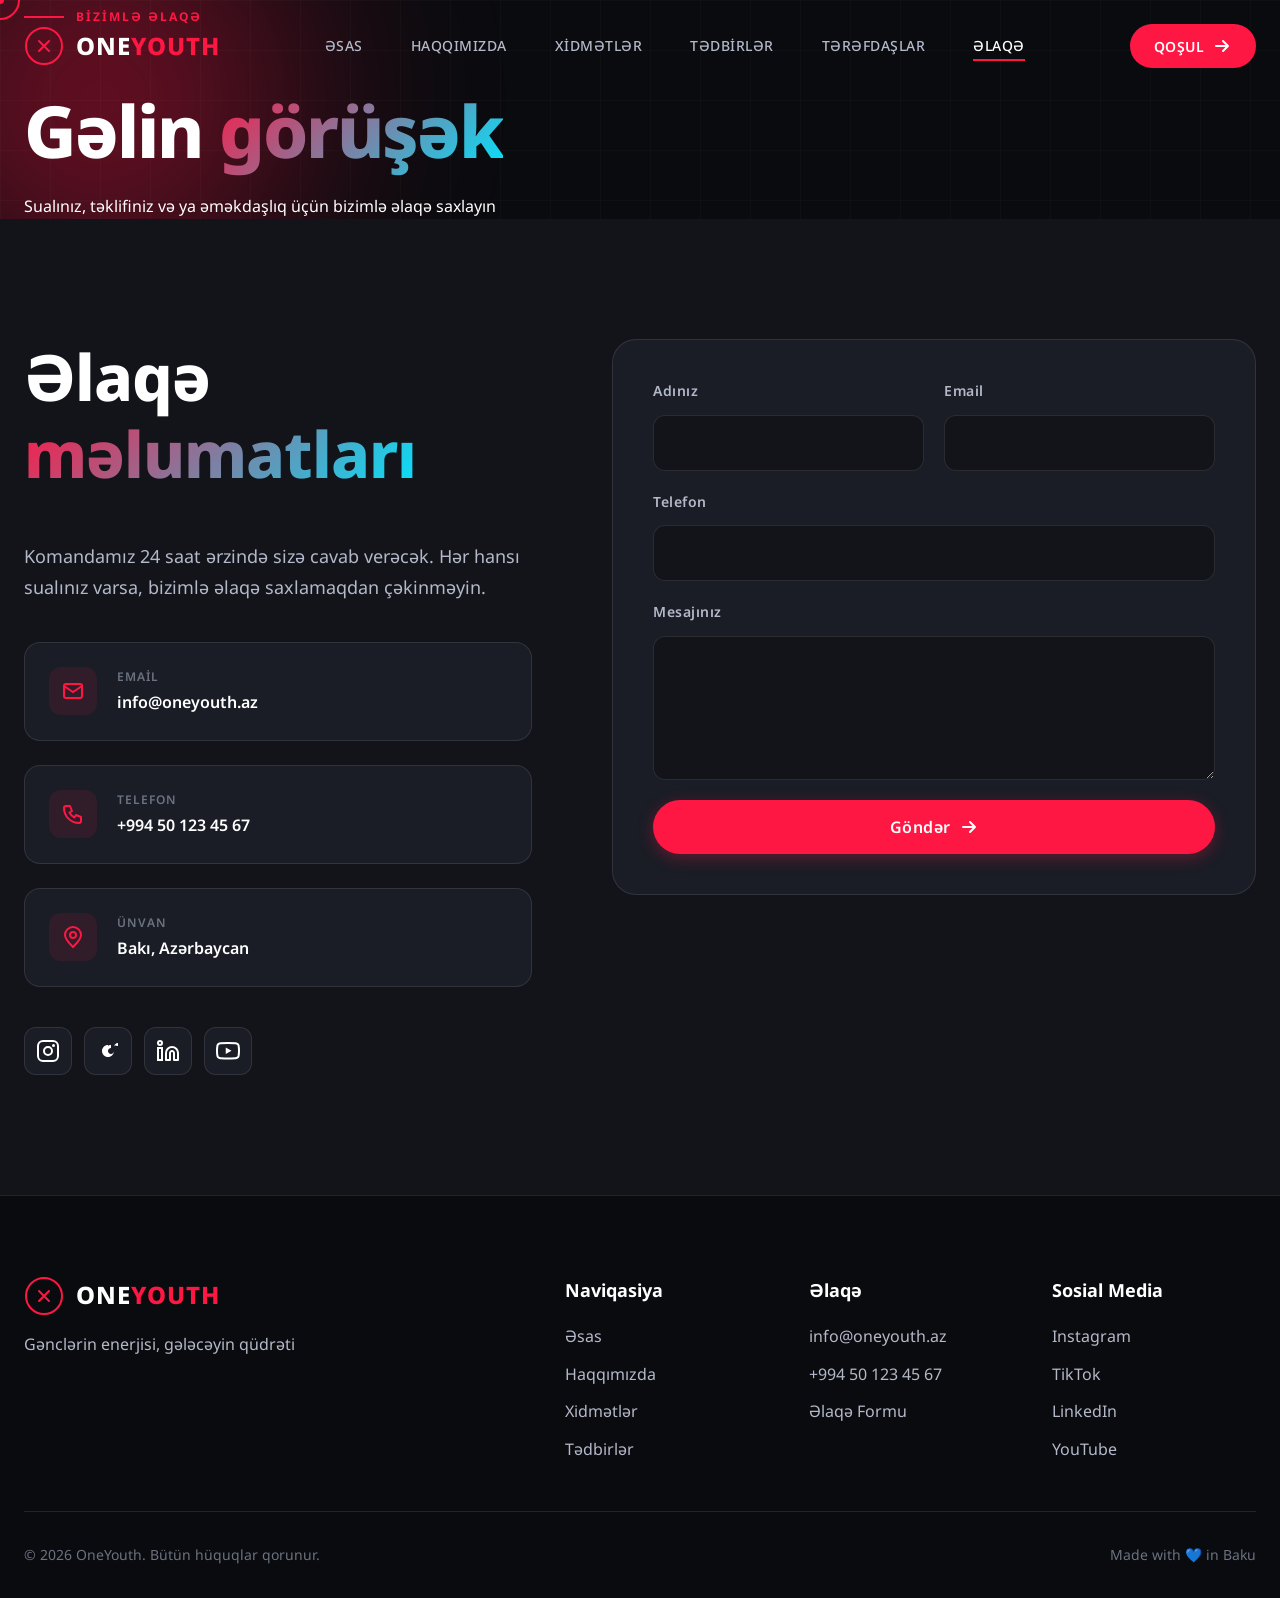
<file: contact.html>
<!DOCTYPE html>
<html lang="az">
<head>
    <meta charset="UTF-8">
    <meta name="viewport" content="width=device-width, initial-scale=1.0">
    <title>Əlaqə — OneYouth</title>
    <meta name="description" content="OneYouth ilə əlaqə saxlayın. Suallar, təkliflər və əməkdaşlıq üçün bizimlə əlaqə qurun.">
    <link rel="stylesheet" href="style.css">
    <link rel="preconnect" href="https://fonts.googleapis.com">
    <link rel="preconnect" href="https://fonts.gstatic.com" crossorigin>
    <link href="https://fonts.googleapis.com/css2?family=Noto+Sans:wght@400;500;600;700&display=swap" rel="stylesheet">
</head>
<body>
    <div class="cursor-dot" data-cursor-dot></div>
    <div class="cursor-outline" data-cursor-outline></div>
    <nav class="nav scrolled" id="mainNav">
        <div class="nav-container">
            <a href="index.html" class="nav-brand">
                <svg class="brand-icon" viewBox="0 0 40 40" fill="none">
                    <circle cx="20" cy="20" r="18" stroke="currentColor" stroke-width="2"/>
                    <path d="M15 15L25 25M25 15L15 25" stroke="currentColor" stroke-width="2" stroke-linecap="round"/>
                </svg>
                <span class="brand-text">ONE<span class="brand-highlight">YOUTH</span></span>
            </a>
            <div class="nav-links" id="navLinks">
                <a href="index.html" class="nav-item" data-nav-item>Əsas</a>
                <a href="about.html" class="nav-item" data-nav-item>Haqqımızda</a>
                <a href="services.html" class="nav-item" data-nav-item>Xidmətlər</a>
                <a href="events.html" class="nav-item" data-nav-item>Tədbirlər</a>
                <a href="partners.html" class="nav-item" data-nav-item>Tərəfdaşlar</a>
                <a href="contact.html" class="nav-item active" data-nav-item>Əlaqə</a>
            </div>
            <button class="nav-cta" onclick="window.location.href='register.html'">
                <span>Qoşul</span>
                <svg width="20" height="20" viewBox="0 0 20 20" fill="none">
                    <path d="M4 10H16M16 10L11 5M16 10L11 15" stroke="currentColor" stroke-width="2" stroke-linecap="round" stroke-linejoin="round"/>
                </svg>
            </button>
            <button class="nav-toggle" id="navToggle" aria-label="Menu">
                <span></span><span></span><span></span>
            </button>
        </div>
    </nav>
    <section class="page-hero">
        <div class="hero-bg">
            <div class="gradient-orb orb-1"></div>
            <div class="gradient-orb orb-2"></div>
            <div class="grid-pattern"></div>
        </div>
        <div class="container">
            <div class="section-label" data-animate>
                <span class="label-line"></span>
                <span>BİZİMLƏ ƏLAQƏ</span>
            </div>
            <h1 class="page-title" data-animate>
                Gəlin <span class="gradient-text">görüşək</span>
            </h1>
            <p class="page-subtitle" data-animate>
                Sualınız, təklifiniz və ya əməkdaşlıq üçün bizimlə əlaqə saxlayın
            </p>
        </div>
    </section>
    <section class="contact section">
        <div class="container">
            <div class="contact-wrapper">
                <div class="contact-info" data-animate>
                    <h2 class="section-heading">
                        Əlaqə <span class="gradient-text">məlumatları</span>
                    </h2>
                    <p class="contact-lead">
                        Komandamız 24 saat ərzində sizə cavab verəcək. Hər hansı sualınız varsa, bizimlə əlaqə saxlamaqdan çəkinməyin.
                    </p>
                    <div class="contact-methods">
                        <a href="mailto:info@oneyouth.az" class="contact-method">
                            <div class="method-icon">
                                <svg width="24" height="24" viewBox="0 0 24 24" fill="none">
                                    <rect x="3" y="5" width="18" height="14" rx="2" stroke="currentColor" stroke-width="2"/>
                                    <path d="M3 7L12 13L21 7" stroke="currentColor" stroke-width="2" stroke-linecap="round"/>
                                </svg>
                            </div>
                            <div class="method-text">
                                <span class="method-label">Email</span>
                                <span class="method-value">info@oneyouth.az</span>
                            </div>
                        </a>
                        <a href="tel:+994501234567" class="contact-method">
                            <div class="method-icon">
                                <svg width="24" height="24" viewBox="0 0 24 24" fill="none">
                                    <path d="M5 4H9L11 9L8.5 10.5C9.57096 12.6715 11.3285 14.429 13.5 15.5L15 13L20 15V19C20 20.1046 19.1046 21 18 21C9.71573 21 3 14.2843 3 6C3 4.89543 3.89543 4 5 4Z" stroke="currentColor" stroke-width="2" stroke-linecap="round" stroke-linejoin="round"/>
                                </svg>
                            </div>
                            <div class="method-text">
                                <span class="method-label">Telefon</span>
                                <span class="method-value">+994 50 123 45 67</span>
                            </div>
                        </a>
                        <div class="contact-method">
                            <div class="method-icon">
                                <svg width="24" height="24" viewBox="0 0 24 24" fill="none">
                                    <path d="M12 13C13.6569 13 15 11.6569 15 10C15 8.34315 13.6569 7 12 7C10.3431 7 9 8.34315 9 10C9 11.6569 10.3431 13 12 13Z" stroke="currentColor" stroke-width="2"/>
                                    <path d="M12 22C16 18 20 14.4183 20 10C20 5.58172 16.4183 2 12 2C7.58172 2 4 5.58172 4 10C4 14.4183 8 18 12 22Z" stroke="currentColor" stroke-width="2"/>
                                </svg>
                            </div>
                            <div class="method-text">
                                <span class="method-label">Ünvan</span>
                                <span class="method-value">Bakı, Azərbaycan</span>
                            </div>
                        </div>
                    </div>
                    <div class="social-links">
                        <a href="https://instagram.com" target="_blank" rel="noopener" class="social-link" aria-label="Instagram">
                            <svg width="24" height="24" viewBox="0 0 24 24" fill="none">
                                <rect x="2" y="2" width="20" height="20" rx="5" stroke="currentColor" stroke-width="2"/>
                                <circle cx="12" cy="12" r="4" stroke="currentColor" stroke-width="2"/>
                                <circle cx="17.5" cy="6.5" r="1.5" fill="currentColor"/>
                            </svg>
                        </a>
                        <a href="https://tiktok.com" target="_blank" rel="noopener" class="social-link" aria-label="TikTok">
                            <svg width="24" height="24" viewBox="0 0 24 24" fill="none">
                                <path d="M9 12C9 10.3431 10.3431 9 12 9V6C8.68629 6 6 8.68629 6 12C6 15.3137 8.68629 18 12 18C15.3137 18 18 15.3137 18 12V6C19.3137 6.62432 20.8431 7 22 7V4C19.7909 4 18 5.79086 18 8V12C18 13.6569 16.6569 15 15 15C13.3431 15 12 13.6569 12 12C12 10.3431 13.3431 9 15 9V6C11.6863 6 9 8.68629 9 12Z" fill="currentColor"/>
                            </svg>
                        </a>
                        <a href="https://linkedin.com" target="_blank" rel="noopener" class="social-link" aria-label="LinkedIn">
                            <svg width="24" height="24" viewBox="0 0 24 24" fill="none">
                                <path d="M16 8C17.5913 8 19.1174 8.63214 20.2426 9.75736C21.3679 10.8826 22 12.4087 22 14V21H18V14C18 13.4696 17.7893 12.9609 17.4142 12.5858C17.0391 12.2107 16.5304 12 16 12C15.4696 12 14.9609 12.2107 14.5858 12.5858C14.2107 12.9609 14 13.4696 14 14V21H10V14C10 12.4087 10.6321 10.8826 11.7574 9.75736C12.8826 8.63214 14.4087 8 16 8Z" stroke="currentColor" stroke-width="2" stroke-linecap="round" stroke-linejoin="round"/>
                                <rect x="2" y="9" width="4" height="12" stroke="currentColor" stroke-width="2"/>
                                <circle cx="4" cy="4" r="2" stroke="currentColor" stroke-width="2"/>
                            </svg>
                        </a>
                        <a href="https://youtube.com" target="_blank" rel="noopener" class="social-link" aria-label="YouTube">
                            <svg width="24" height="24" viewBox="0 0 24 24" fill="none">
                                <path d="M22.54 6.42C22.4212 5.94541 22.1793 5.51057 21.8387 5.15941C21.498 4.80824 21.0707 4.55318 20.6 4.42C18.88 4 12 4 12 4C12 4 5.12 4 3.4 4.46C2.92933 4.59318 2.50206 4.84824 2.16139 5.19941C1.82072 5.55057 1.57881 5.98541 1.46 6.46C1.14521 8.20556 0.991228 9.97631 1 11.75C0.988771 13.537 1.14275 15.3213 1.46 17.08C1.59096 17.5398 1.83831 17.9581 2.17823 18.2945C2.51815 18.6308 2.93884 18.8738 3.4 19C5.12 19.46 12 19.46 12 19.46C12 19.46 18.88 19.46 20.6 19C21.0707 18.8668 21.498 18.6118 21.8387 18.2606C22.1793 17.9094 22.4212 17.4746 22.54 17C22.8524 15.2676 23.0063 13.5103 23 11.75C23.0112 9.96295 22.8572 8.1787 22.54 6.42Z" stroke="currentColor" stroke-width="2" stroke-linecap="round" stroke-linejoin="round"/>
                                <path d="M9.75 15.02L15.5 11.75L9.75 8.48V15.02Z" fill="currentColor"/>
                            </svg>
                        </a>
                    </div>
                </div>
                <form class="contact-form" id="contactForm" data-animate>
                    <div class="form-row">
                        <div class="form-field">
                            <label for="name">Adınız</label>
                            <input type="text" id="name" name="name" required>
                        </div>
                        <div class="form-field">
                            <label for="email">Email</label>
                            <input type="email" id="email" name="email" required>
                        </div>
                    </div>
                    <div class="form-field">
                        <label for="phone">Telefon</label>
                        <input type="tel" id="phone" name="phone">
                    </div>
                    <div class="form-field">
                        <label for="message">Mesajınız</label>
                        <textarea id="message" name="message" rows="5" required></textarea>
                    </div>
                    <button type="submit" class="btn btn-primary btn-full">
                        <span>Göndər</span>
                        <svg width="20" height="20" viewBox="0 0 20 20" fill="none">
                            <path d="M4 10H16M16 10L11 5M16 10L11 15" stroke="currentColor" stroke-width="2" stroke-linecap="round" stroke-linejoin="round"/>
                        </svg>
                    </button>
                </form>
            </div>
        </div>
    </section>
    <footer class="footer">
        <div class="container">
            <div class="footer-content">
                <div class="footer-brand">
                    <div class="brand-logo">
                        <svg class="brand-icon" viewBox="0 0 40 40" fill="none">
                            <circle cx="20" cy="20" r="18" stroke="currentColor" stroke-width="2"/>
                            <path d="M15 15L25 25M25 15L15 25" stroke="currentColor" stroke-width="2" stroke-linecap="round"/>
                        </svg>
                        <span class="brand-text">ONE<span class="brand-highlight">YOUTH</span></span>
                    </div>
                    <p class="footer-tagline">Gənclərin enerjisi, gələcəyin qüdrəti</p>
                </div>
                <div class="footer-links">
                    <div class="footer-col">
                        <h4>Naviqasiya</h4>
                        <ul>
                            <li><a href="index.html">Əsas</a></li>
                            <li><a href="about.html">Haqqımızda</a></li>
                            <li><a href="services.html">Xidmətlər</a></li>
                            <li><a href="events.html">Tədbirlər</a></li>
                        </ul>
                    </div>
                    <div class="footer-col">
                        <h4>Əlaqə</h4>
                        <ul>
                            <li><a href="mailto:info@oneyouth.az">info@oneyouth.az</a></li>
                            <li><a href="tel:+994501234567">+994 50 123 45 67</a></li>
                            <li><a href="contact.html">Əlaqə Formu</a></li>
                        </ul>
                    </div>
                    <div class="footer-col">
                        <h4>Sosial Media</h4>
                        <ul>
                            <li><a href="https://instagram.com" target="_blank">Instagram</a></li>
                            <li><a href="https://tiktok.com" target="_blank">TikTok</a></li>
                            <li><a href="https://linkedin.com" target="_blank">LinkedIn</a></li>
                            <li><a href="https://youtube.com" target="_blank">YouTube</a></li>
                        </ul>
                    </div>
                </div>
            </div>
            <div class="footer-bottom">
                <p>&copy; 2026 OneYouth. Bütün hüquqlar qorunur.</p>
                <p>Made with 💙 in Baku</p>
            </div>
        </div>
    </footer>
    <script src="script.js"></script>
</body>
</html>
</file>
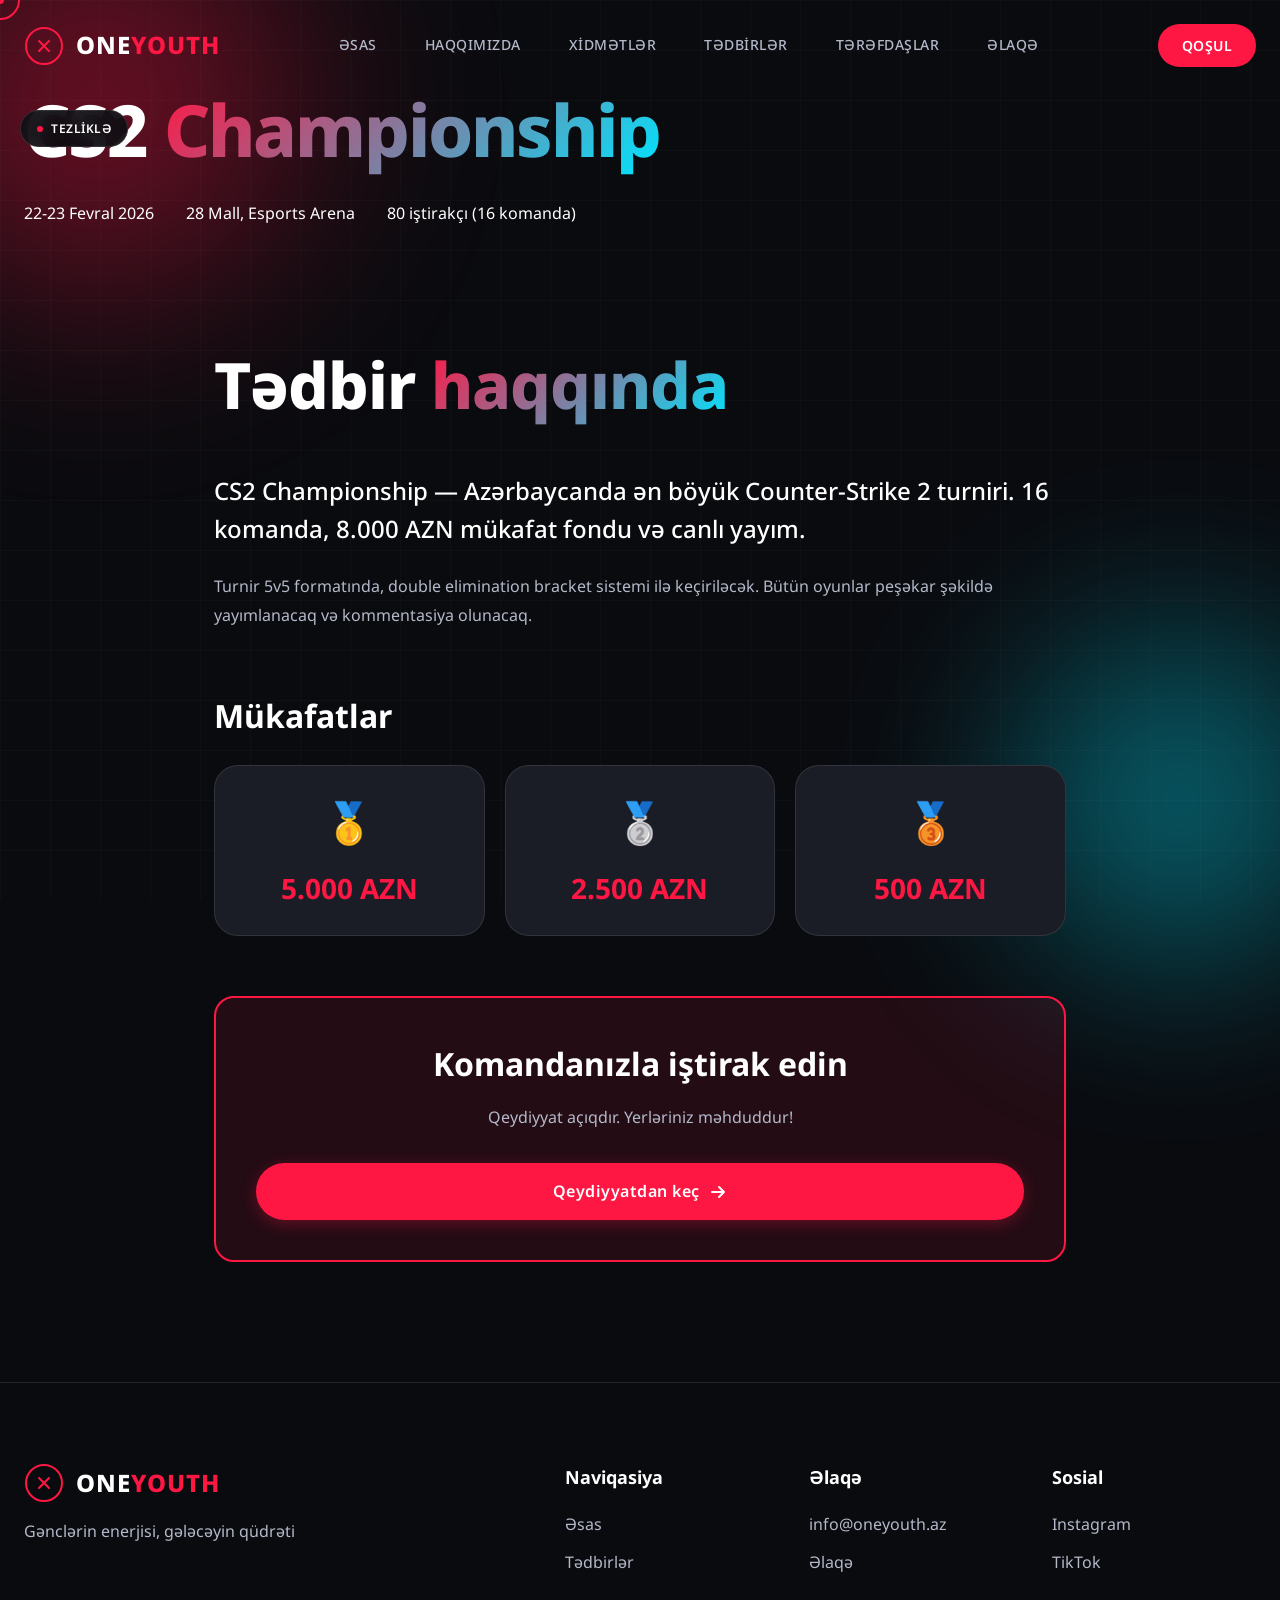
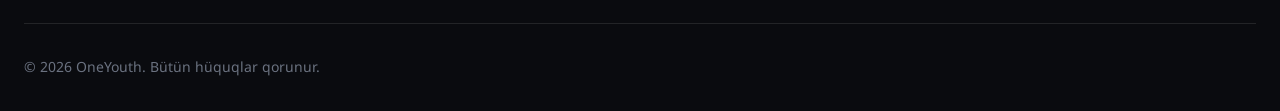
<file: event-cs2-championship.html>
<!DOCTYPE html>
<html lang="az">
<head>
    <meta charset="UTF-8">
    <meta name="viewport" content="width=device-width, initial-scale=1.0">
    <title>CS2 Championship — OneYouth</title>
    <link rel="stylesheet" href="style.css">
    <link href="https://fonts.googleapis.com/css2?family=Noto+Sans:wght@400;500;600;700&display=swap" rel="stylesheet">
</head>
<body>
    <div class="cursor-dot" data-cursor-dot></div>
    <div class="cursor-outline" data-cursor-outline></div>
    <nav class="nav scrolled" id="mainNav">
        <div class="nav-container">
            <a href="index.html" class="nav-brand">
                <svg class="brand-icon" viewBox="0 0 40 40" fill="none">
                    <circle cx="20" cy="20" r="18" stroke="currentColor" stroke-width="2"/>
                    <path d="M15 15L25 25M25 15L15 25" stroke="currentColor" stroke-width="2" stroke-linecap="round"/>
                </svg>
                <span class="brand-text">ONE<span class="brand-highlight">YOUTH</span></span>
            </a>
            <div class="nav-links" id="navLinks">
                <a href="index.html" class="nav-item" data-nav-item>Əsas</a>
                <a href="about.html" class="nav-item" data-nav-item>Haqqımızda</a>
                <a href="services.html" class="nav-item" data-nav-item>Xidmətlər</a>
                <a href="events.html" class="nav-item" data-nav-item>Tədbirlər</a>
                <a href="partners.html" class="nav-item" data-nav-item>Tərəfdaşlar</a>
                <a href="contact.html" class="nav-item" data-nav-item>Əlaqə</a>
            </div>
            <button class="nav-cta" onclick="window.location.href='register.html'"><span>Qoşul</span></button>
            <button class="nav-toggle" id="navToggle"><span></span><span></span><span></span></button>
        </div>
    </nav>
    <section class="page-hero">
        <div class="hero-bg"><div class="gradient-orb orb-1"></div><div class="gradient-orb orb-2"></div><div class="grid-pattern"></div></div>
        <div class="container">
            <div class="event-status" style="display: inline-flex; margin-top:90px; margin-bottom: 16px;" data-animate><span class="status-dot"></span><span>Tezliklə</span></div>
            <h1 class="page-title" style="margin-top:90px;" data-animate>CS2 <span class="gradient-text">Championship</span></h1>
            <div style="display: flex; gap: 32px; flex-wrap: wrap; margin-top: 32px; font-size: 16px;" data-animate>
                <div style="display: flex; align-items: center; gap: 8px;"><span>22-23 Fevral 2026</span></div>
                <div style="display: flex; align-items: center; gap: 8px;"><span>28 Mall, Esports Arena</span></div>
                <div style="display: flex; align-items: center; gap: 8px;"><span>80 iştirakçı (16 komanda)</span></div>
            </div>
        </div>
    </section>
    <section class="section">
        <div class="container" style="max-width: 900px;">
            <div data-animate>
                <h2 class="section-heading">Tədbir <span class="gradient-text">haqqında</span></h2>
                <p class="lead-text">CS2 Championship — Azərbaycanda ən böyük Counter-Strike 2 turniri. 16 komanda, 8.000 AZN mükafat fondu və canlı yayım.</p>
                <p style="color: var(--text-secondary); line-height: 1.8; margin: 16px 0;">Turnir 5v5 formatında, double elimination bracket sistemi ilə keçiriləcək. Bütün oyunlar peşəkar şəkildə yayımlanacaq və kommentasiya olunacaq.</p>
            </div>
            <div data-animate style="margin-top: 60px;">
                <h3 style="font-family: var(--font-display); font-size: 32px; margin-bottom: 24px;">Mükafatlar</h3>
                <div class="services-grid" style="grid-template-columns: repeat(auto-fit, minmax(200px, 1fr)); gap: 20px;">
                    <div class="service-card" style="padding: 24px; text-align: center;">
                        <div style="font-size: 40px; margin-bottom: 12px;">🥇</div>
                        <p style="font-size: 28px; color: var(--primary); font-weight: 700;">5.000 AZN</p>
                    </div>
                    <div class="service-card" style="padding: 24px; text-align: center;">
                        <div style="font-size: 40px; margin-bottom: 12px;">🥈</div>
                        <p style="font-size: 28px; color: var(--primary); font-weight: 700;">2.500 AZN</p>
                    </div>
                    <div class="service-card" style="padding: 24px; text-align: center;">
                        <div style="font-size: 40px; margin-bottom: 12px;">🥉</div>
                        <p style="font-size: 28px; color: var(--primary); font-weight: 700;">500 AZN</p>
                    </div>
                </div>
            </div>
            <div data-animate style="margin-top: 60px; background: rgba(255, 23, 68, 0.1); border: 2px solid var(--primary); border-radius: 20px; padding: 40px; text-align: center;">
                <h3 style="font-family: var(--font-display); font-size: 32px; margin-bottom: 16px;">Komandanızla iştirak edin</h3>
                <p style="color: var(--text-secondary); margin-bottom: 32px;">Qeydiyyat açıqdır. Yerləriniz məhduddur!</p>
                <a href="register.html?event=cs2-championship" class="btn btn-primary btn-full">
                    <span>Qeydiyyatdan keç</span>
                    <svg width="20" height="20" viewBox="0 0 20 20" fill="none"><path d="M4 10H16M16 10L11 5M16 10L11 15" stroke="currentColor" stroke-width="2" stroke-linecap="round" stroke-linejoin="round"/></svg>
                </a>
            </div>
        </div>
    </section>
    <footer class="footer">
        <div class="container">
            <div class="footer-content">
                <div class="footer-brand">
                    <div class="brand-logo">
                        <svg class="brand-icon" viewBox="0 0 40 40" fill="none"><circle cx="20" cy="20" r="18" stroke="currentColor" stroke-width="2"/><path d="M15 15L25 25M25 15L15 25" stroke="currentColor" stroke-width="2" stroke-linecap="round"/></svg>
                        <span class="brand-text">ONE<span class="brand-highlight">YOUTH</span></span>
                    </div>
                    <p class="footer-tagline">Gənclərin enerjisi, gələcəyin qüdrəti</p>
                </div>
                <div class="footer-links">
                    <div class="footer-col"><h4>Naviqasiya</h4><ul><li><a href="index.html">Əsas</a></li><li><a href="events.html">Tədbirlər</a></li></ul></div>
                    <div class="footer-col"><h4>Əlaqə</h4><ul><li><a href="mailto:info@oneyouth.az">info@oneyouth.az</a></li><li><a href="contact.html">Əlaqə</a></li></ul></div>
                    <div class="footer-col"><h4>Sosial</h4><ul><li><a href="https://instagram.com" target="_blank">Instagram</a></li><li><a href="https://tiktok.com" target="_blank">TikTok</a></li></ul></div>
                </div>
            </div>
            <div class="footer-bottom"><p>&copy; 2026 OneYouth. Bütün hüquqlar qorunur.</p></div>
        </div>
    </footer>
    <script src="script.js"></script>
</body>
</html>
</file>
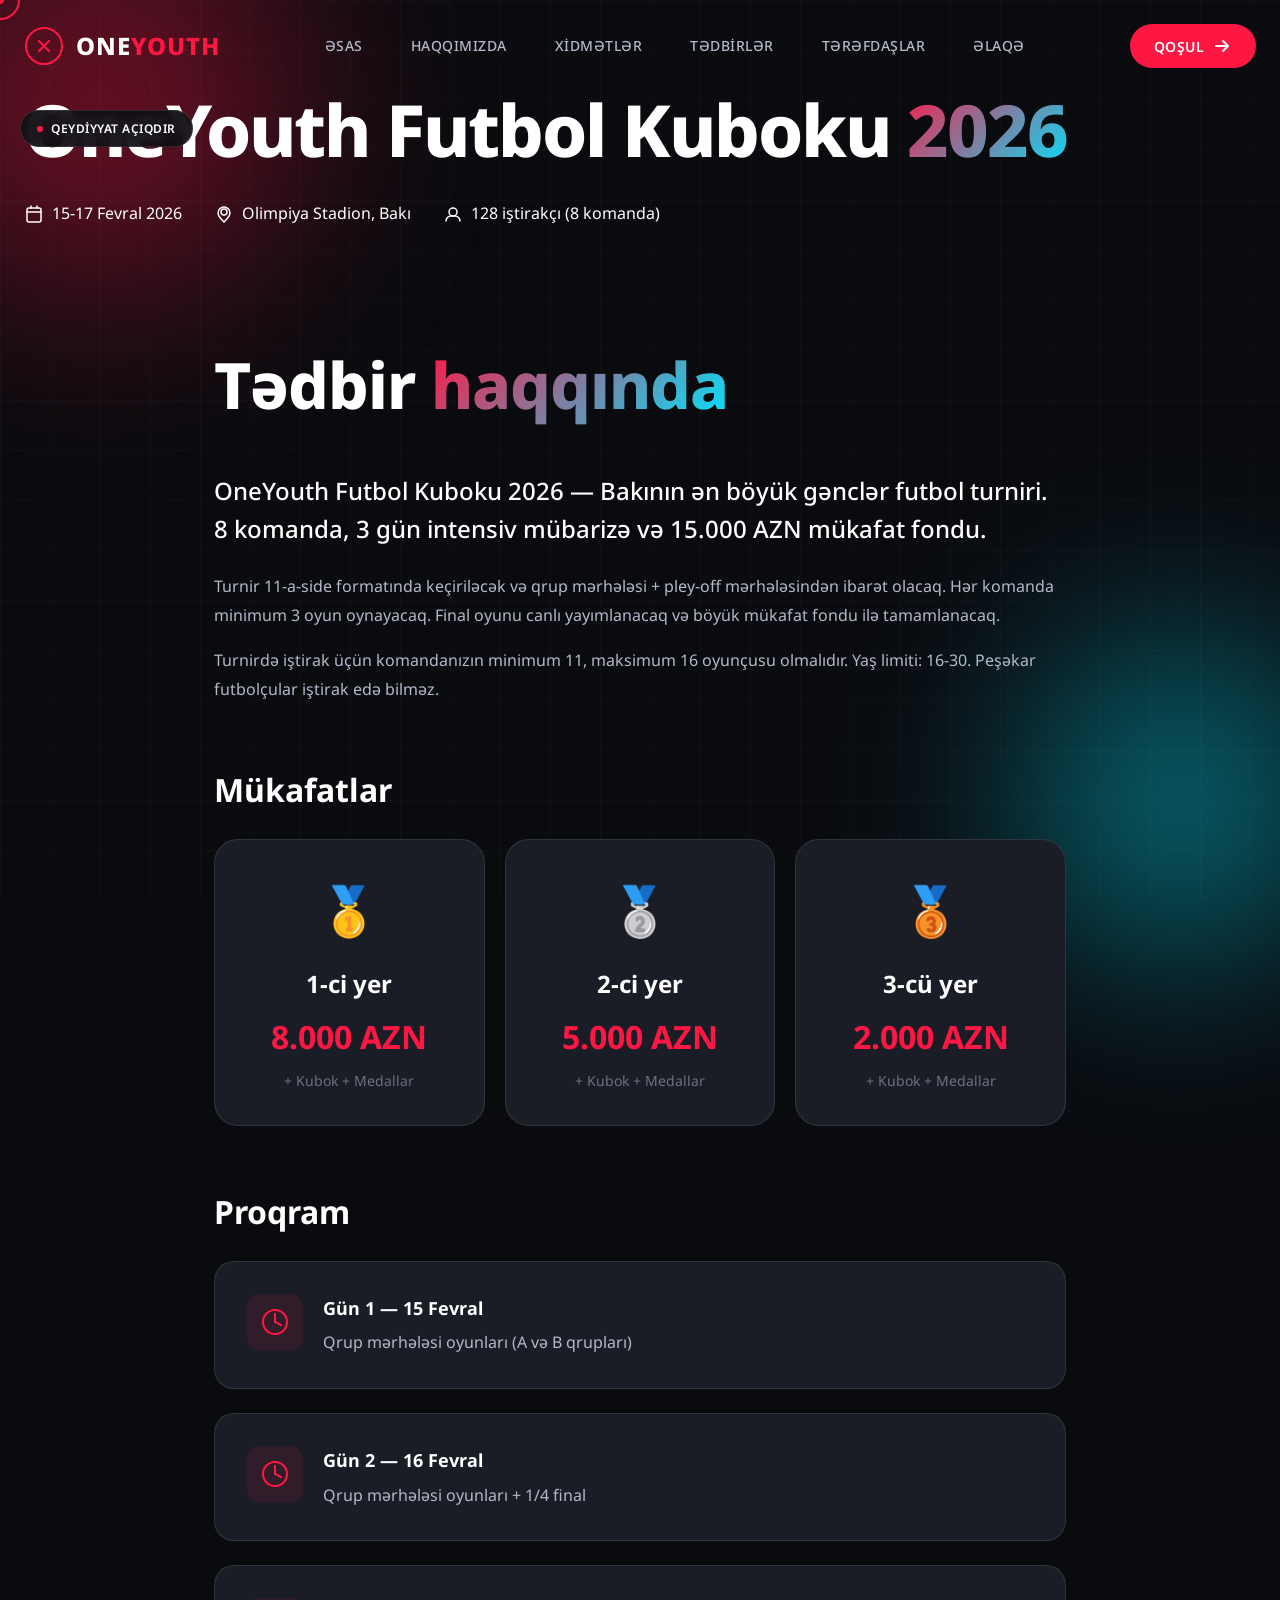
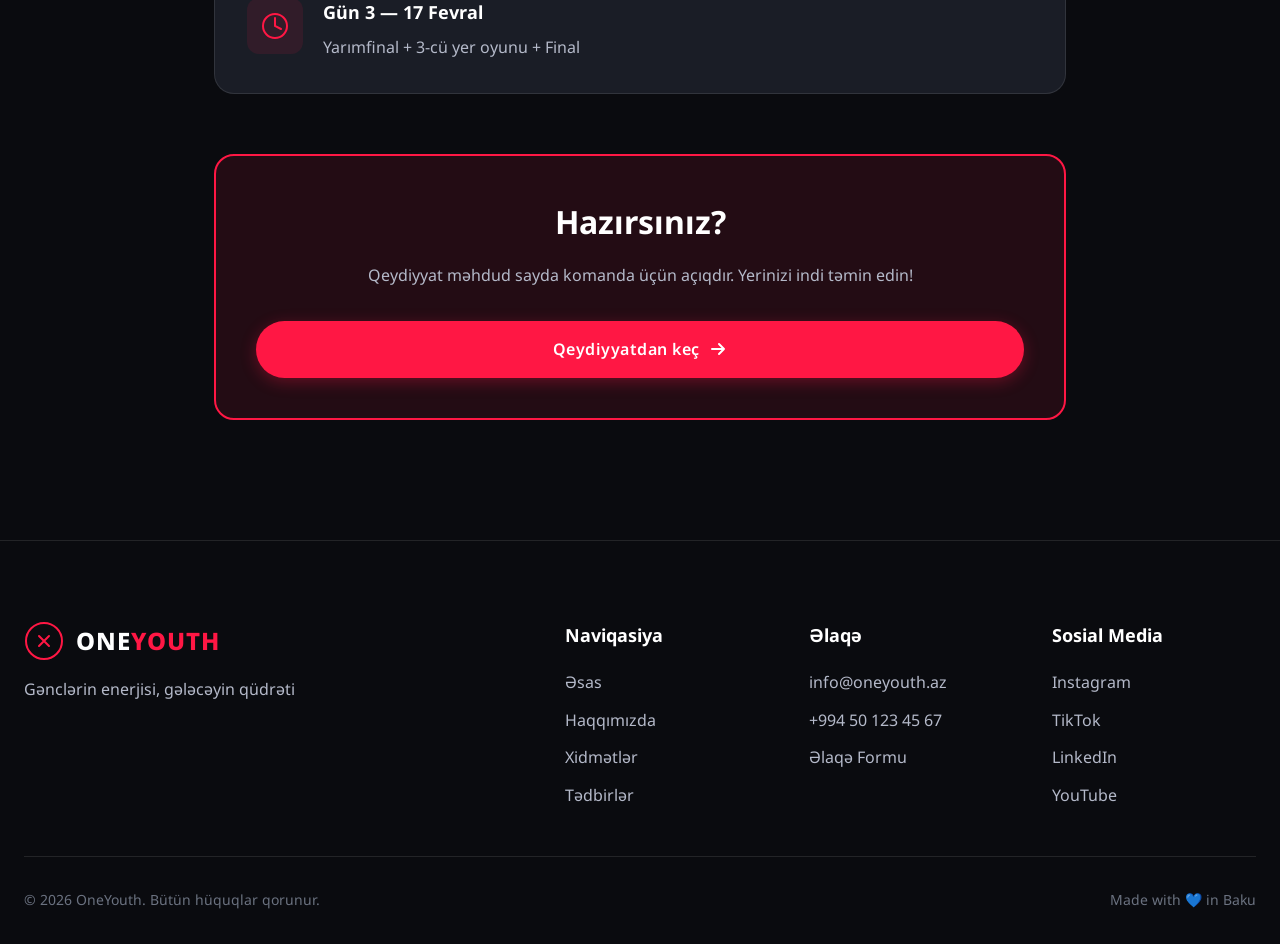
<file: event-futbol-kuboku-2026.html>
<!DOCTYPE html>
<html lang="az">
<head>
    <meta charset="UTF-8">
    <meta name="viewport" content="width=device-width, initial-scale=1.0">
    <title>OneYouth Futbol Kuboku 2026 — OneYouth</title>
    <meta name="description" content="8 komanda, 3 gün mübarizə, 15.000 AZN mükafat fondu. Bakının ən böyük futbol turniri.">
    <link rel="stylesheet" href="style.css">
    <link rel="preconnect" href="https://fonts.googleapis.com">
    <link rel="preconnect" href="https://fonts.gstatic.com" crossorigin>
    <link href="https://fonts.googleapis.com/css2?family=Noto+Sans:wght@400;500;600;700&display=swap" rel="stylesheet">
</head>
<body>
    <div class="cursor-dot" data-cursor-dot></div>
    <div class="cursor-outline" data-cursor-outline></div>
    <nav class="nav scrolled" id="mainNav">
        <div class="nav-container">
            <a href="index.html" class="nav-brand">
                <svg class="brand-icon" viewBox="0 0 40 40" fill="none">
                    <circle cx="20" cy="20" r="18" stroke="currentColor" stroke-width="2"/>
                    <path d="M15 15L25 25M25 15L15 25" stroke="currentColor" stroke-width="2" stroke-linecap="round"/>
                </svg>
                <span class="brand-text">ONE<span class="brand-highlight">YOUTH</span></span>
            </a>
            <div class="nav-links" id="navLinks">
                <a href="index.html" class="nav-item" data-nav-item>Əsas</a>
                <a href="about.html" class="nav-item" data-nav-item>Haqqımızda</a>
                <a href="services.html" class="nav-item" data-nav-item>Xidmətlər</a>
                <a href="events.html" class="nav-item" data-nav-item>Tədbirlər</a>
                <a href="partners.html" class="nav-item" data-nav-item>Tərəfdaşlar</a>
                <a href="contact.html" class="nav-item" data-nav-item>Əlaqə</a>
            </div>
            <button class="nav-cta" onclick="window.location.href='register.html'">
                <span>Qoşul</span>
                <svg width="20" height="20" viewBox="0 0 20 20" fill="none">
                    <path d="M4 10H16M16 10L11 5M16 10L11 15" stroke="currentColor" stroke-width="2" stroke-linecap="round" stroke-linejoin="round"/>
                </svg>
            </button>
            <button class="nav-toggle" id="navToggle" aria-label="Menu">
                <span></span><span></span><span></span>
            </button>
        </div>
    </nav>
    <section class="page-hero">
        <div class="hero-bg">
            <div class="gradient-orb orb-1"></div>
            <div class="gradient-orb orb-2"></div>
            <div class="grid-pattern"></div>
        </div>
        <div class="container">
            <div class="event-status" style="display: inline-flex; margin-bottom: 16px; margin-top:90px;" data-animate>
                <span class="status-dot"></span>
                <span>Qeydiyyat açıqdır</span>
            </div>
            <h1 class="page-title" style="margin-top:90px;" data-animate>
                OneYouth Futbol Kuboku <span class="gradient-text">2026</span>
            </h1>
            <div style="display: flex; gap: 32px; flex-wrap: wrap; margin-top: 32px; font-size: 16px;" data-animate>
                <div style="display: flex; align-items: center; gap: 8px;">
                    <svg width="20" height="20" viewBox="0 0 20 20" fill="none">
                        <rect x="3" y="4" width="14" height="14" rx="2" stroke="currentColor" stroke-width="1.5"/>
                        <path d="M3 8H17M7 2V4M13 2V4" stroke="currentColor" stroke-width="1.5" stroke-linecap="round"/>
                    </svg>
                    <span>15-17 Fevral 2026</span>
                </div>
                <div style="display: flex; align-items: center; gap: 8px;">
                    <svg width="20" height="20" viewBox="0 0 20 20" fill="none">
                        <path d="M10 11C11.6569 11 13 9.65685 13 8C13 6.34315 11.6569 5 10 5C8.34315 5 7 6.34315 7 8C7 9.65685 8.34315 11 10 11Z" stroke="currentColor" stroke-width="1.5"/>
                        <path d="M10 18C13 15 16 12.3137 16 9C16 5.68629 13.3137 3 10 3C6.68629 3 4 5.68629 4 9C4 12.3137 7 15 10 18Z" stroke="currentColor" stroke-width="1.5"/>
                    </svg>
                    <span>Olimpiya Stadion, Bakı</span>
                </div>
                <div style="display: flex; align-items: center; gap: 8px;">
                    <svg width="20" height="20" viewBox="0 0 20 20" fill="none">
                        <path d="M10 12C12.2091 12 14 10.2091 14 8C14 5.79086 12.2091 4 10 4C7.79086 4 6 5.79086 6 8C6 10.2091 7.79086 12 10 12Z" stroke="currentColor" stroke-width="1.5"/>
                        <path d="M3 17C3 14.2386 5.23858 12 8 12H12C14.7614 12 17 14.2386 17 17" stroke="currentColor" stroke-width="1.5" stroke-linecap="round"/>
                    </svg>
                    <span>128 iştirakçı (8 komanda)</span>
                </div>
            </div>
        </div>
    </section>
    <section class="section">
        <div class="container" style="max-width: 900px;">
            <div class="about-grid" style="grid-template-columns: 1fr; gap: 60px;">
                <div data-animate>
                    <h2 class="section-heading">Tədbir <span class="gradient-text">haqqında</span></h2>
                    <p class="lead-text">
                        OneYouth Futbol Kuboku 2026 — Bakının ən böyük gənclər futbol turniri. 8 komanda, 3 gün intensiv mübarizə və 15.000 AZN mükafat fondu.
                    </p>
                    <p style="color: var(--text-secondary); line-height: 1.8; margin-bottom: 16px;">
                        Turnir 11-a-side formatında keçiriləcək və qrup mərhələsi + pley-off mərhələsindən ibarət olacaq. Hər komanda minimum 3 oyun oynayacaq. Final oyunu canlı yayımlanacaq və böyük mükafat fondu ilə tamamlanacaq.
                    </p>
                    <p style="color: var(--text-secondary); line-height: 1.8;">
                        Turnirdə iştirak üçün komandanızın minimum 11, maksimum 16 oyunçusu olmalıdır. Yaş limiti: 16-30. Peşəkar futbolçular iştirak edə bilməz.
                    </p>
                </div>
                <div data-animate>
                    <h3 style="font-family: var(--font-display); font-size: 32px; margin-bottom: 24px;">Mükafatlar</h3>
                    <div class="services-grid" style="grid-template-columns: repeat(auto-fit, minmax(250px, 1fr)); gap: 20px;">
                        <div class="service-card" style="padding: 32px; text-align: center;">
                            <div style="font-size: 48px; margin-bottom: 16px;">🥇</div>
                            <h4 style="font-family: var(--font-display); font-size: 24px; margin-bottom: 8px;">1-ci yer</h4>
                            <p style="font-size: 32px; color: var(--primary); font-weight: 700; margin-bottom: 8px;">8.000 AZN</p>
                            <p style="color: var(--text-muted); font-size: 14px;">+ Kubok + Medallar</p>
                        </div>
                        <div class="service-card" style="padding: 32px; text-align: center;">
                            <div style="font-size: 48px; margin-bottom: 16px;">🥈</div>
                            <h4 style="font-family: var(--font-display); font-size: 24px; margin-bottom: 8px;">2-ci yer</h4>
                            <p style="font-size: 32px; color: var(--primary); font-weight: 700; margin-bottom: 8px;">5.000 AZN</p>
                            <p style="color: var(--text-muted); font-size: 14px;">+ Kubok + Medallar</p>
                        </div>
                        <div class="service-card" style="padding: 32px; text-align: center;">
                            <div style="font-size: 48px; margin-bottom: 16px;">🥉</div>
                            <h4 style="font-family: var(--font-display); font-size: 24px; margin-bottom: 8px;">3-cü yer</h4>
                            <p style="font-size: 32px; color: var(--primary); font-weight: 700; margin-bottom: 8px;">2.000 AZN</p>
                            <p style="color: var(--text-muted); font-size: 14px;">+ Kubok + Medallar</p>
                        </div>
                    </div>
                </div>
                <div data-animate>
                    <h3 style="font-family: var(--font-display); font-size: 32px; margin-bottom: 24px;">Proqram</h3>
                    <div style="display: flex; flex-direction: column; gap: 24px;">
                        <div class="feature-item">
                            <div class="feature-icon">
                                <svg width="32" height="32" viewBox="0 0 32 32" fill="none">
                                    <path d="M16 28C22.6274 28 28 22.6274 28 16C28 9.37258 22.6274 4 16 4C9.37258 4 4 9.37258 4 16C4 22.6274 9.37258 28 16 28Z" stroke="currentColor" stroke-width="2"/>
                                    <path d="M16 8V16L22 19" stroke="currentColor" stroke-width="2" stroke-linecap="round"/>
                                </svg>
                            </div>
                            <div class="feature-text">
                                <h4 style="font-size: 18px; margin-bottom: 8px;">Gün 1 — 15 Fevral</h4>
                                <p style="color: var(--text-secondary); margin: 0;">Qrup mərhələsi oyunları (A və B qrupları)</p>
                            </div>
                        </div>
                        <div class="feature-item">
                            <div class="feature-icon">
                                <svg width="32" height="32" viewBox="0 0 32 32" fill="none">
                                    <path d="M16 28C22.6274 28 28 22.6274 28 16C28 9.37258 22.6274 4 16 4C9.37258 4 4 9.37258 4 16C4 22.6274 9.37258 28 16 28Z" stroke="currentColor" stroke-width="2"/>
                                    <path d="M16 8V16L22 19" stroke="currentColor" stroke-width="2" stroke-linecap="round"/>
                                </svg>
                            </div>
                            <div class="feature-text">
                                <h4 style="font-size: 18px; margin-bottom: 8px;">Gün 2 — 16 Fevral</h4>
                                <p style="color: var(--text-secondary); margin: 0;">Qrup mərhələsi oyunları + 1/4 final</p>
                            </div>
                        </div>
                        <div class="feature-item">
                            <div class="feature-icon">
                                <svg width="32" height="32" viewBox="0 0 32 32" fill="none">
                                    <path d="M16 28C22.6274 28 28 22.6274 28 16C28 9.37258 22.6274 4 16 4C9.37258 4 4 9.37258 4 16C4 22.6274 9.37258 28 16 28Z" stroke="currentColor" stroke-width="2"/>
                                    <path d="M16 8V16L22 19" stroke="currentColor" stroke-width="2" stroke-linecap="round"/>
                                </svg>
                            </div>
                            <div class="feature-text">
                                <h4 style="font-size: 18px; margin-bottom: 8px;">Gün 3 — 17 Fevral</h4>
                                <p style="color: var(--text-secondary); margin: 0;">Yarımfinal + 3-cü yer oyunu + Final</p>
                            </div>
                        </div>
                    </div>
                </div>
                <div data-animate style="background: rgba(255, 23, 68, 0.1); border: 2px solid var(--primary); border-radius: 20px; padding: 40px; text-align: center;">
                    <h3 style="font-family: var(--font-display); font-size: 32px; margin-bottom: 16px;">Hazırsınız?</h3>
                    <p style="color: var(--text-secondary); margin-bottom: 32px;">Qeydiyyat məhdud sayda komanda üçün açıqdır. Yerinizi indi təmin edin!</p>
                    <a href="register.html?event=futbol-kuboku-2026" class="btn btn-primary btn-full">
                        <span>Qeydiyyatdan keç</span>
                        <svg width="20" height="20" viewBox="0 0 20 20" fill="none">
                            <path d="M4 10H16M16 10L11 5M16 10L11 15" stroke="currentColor" stroke-width="2" stroke-linecap="round" stroke-linejoin="round"/>
                        </svg>
                    </a>
                </div>
            </div>
        </div>
    </section>
    <footer class="footer">
        <div class="container">
            <div class="footer-content">
                <div class="footer-brand">
                    <div class="brand-logo">
                        <svg class="brand-icon" viewBox="0 0 40 40" fill="none">
                            <circle cx="20" cy="20" r="18" stroke="currentColor" stroke-width="2"/>
                            <path d="M15 15L25 25M25 15L15 25" stroke="currentColor" stroke-width="2" stroke-linecap="round"/>
                        </svg>
                        <span class="brand-text">ONE<span class="brand-highlight">YOUTH</span></span>
                    </div>
                    <p class="footer-tagline">Gənclərin enerjisi, gələcəyin qüdrəti</p>
                </div>
                <div class="footer-links">
                    <div class="footer-col">
                        <h4>Naviqasiya</h4>
                        <ul>
                            <li><a href="index.html">Əsas</a></li>
                            <li><a href="about.html">Haqqımızda</a></li>
                            <li><a href="services.html">Xidmətlər</a></li>
                            <li><a href="events.html">Tədbirlər</a></li>
                        </ul>
                    </div>
                    <div class="footer-col">
                        <h4>Əlaqə</h4>
                        <ul>
                            <li><a href="mailto:info@oneyouth.az">info@oneyouth.az</a></li>
                            <li><a href="tel:+994501234567">+994 50 123 45 67</a></li>
                            <li><a href="contact.html">Əlaqə Formu</a></li>
                        </ul>
                    </div>
                    <div class="footer-col">
                        <h4>Sosial Media</h4>
                        <ul>
                            <li><a href="https://instagram.com" target="_blank">Instagram</a></li>
                            <li><a href="https://tiktok.com" target="_blank">TikTok</a></li>
                            <li><a href="https://linkedin.com" target="_blank">LinkedIn</a></li>
                            <li><a href="https://youtube.com" target="_blank">YouTube</a></li>
                        </ul>
                    </div>
                </div>
            </div>
            <div class="footer-bottom">
                <p>&copy; 2026 OneYouth. Bütün hüquqlar qorunur.</p>
                <p>Made with 💙 in Baku</p>
            </div>
        </div>
    </footer>
    <script src="script.js"></script>
</body>
</html>
</file>
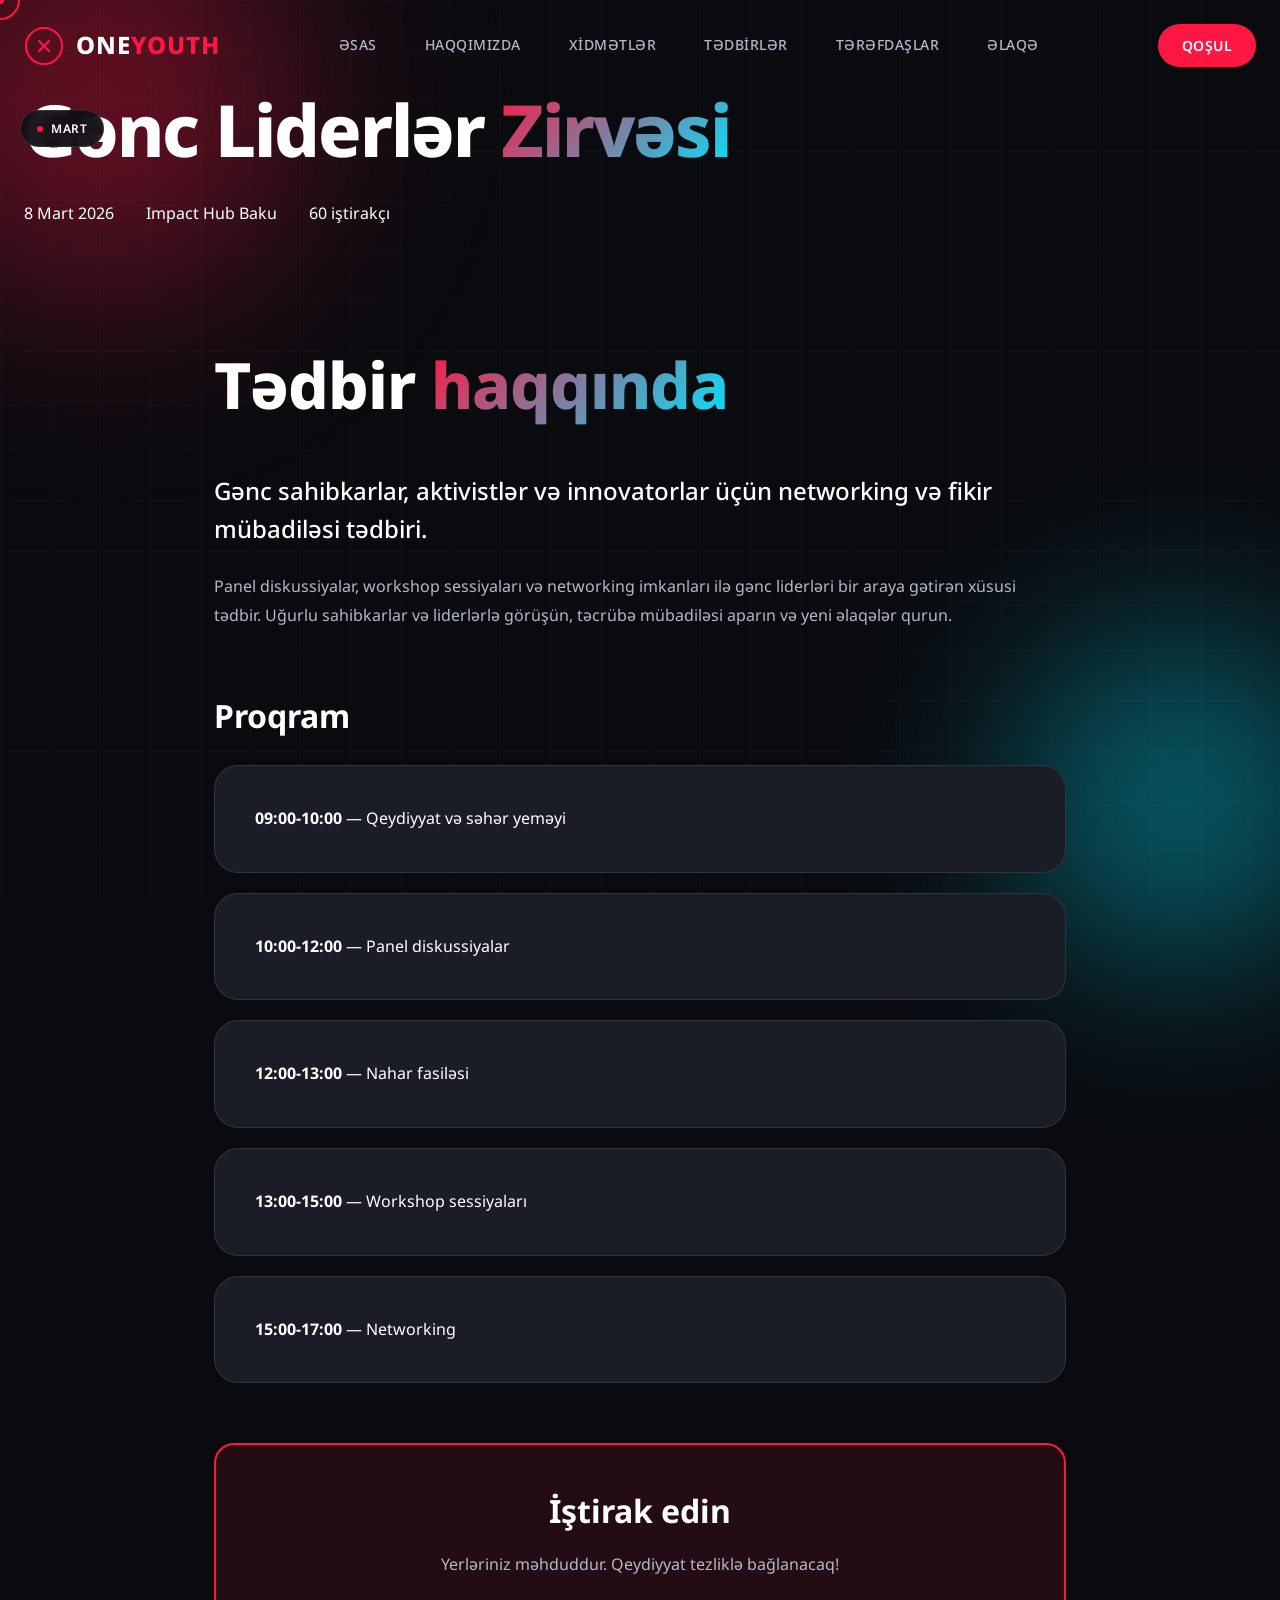
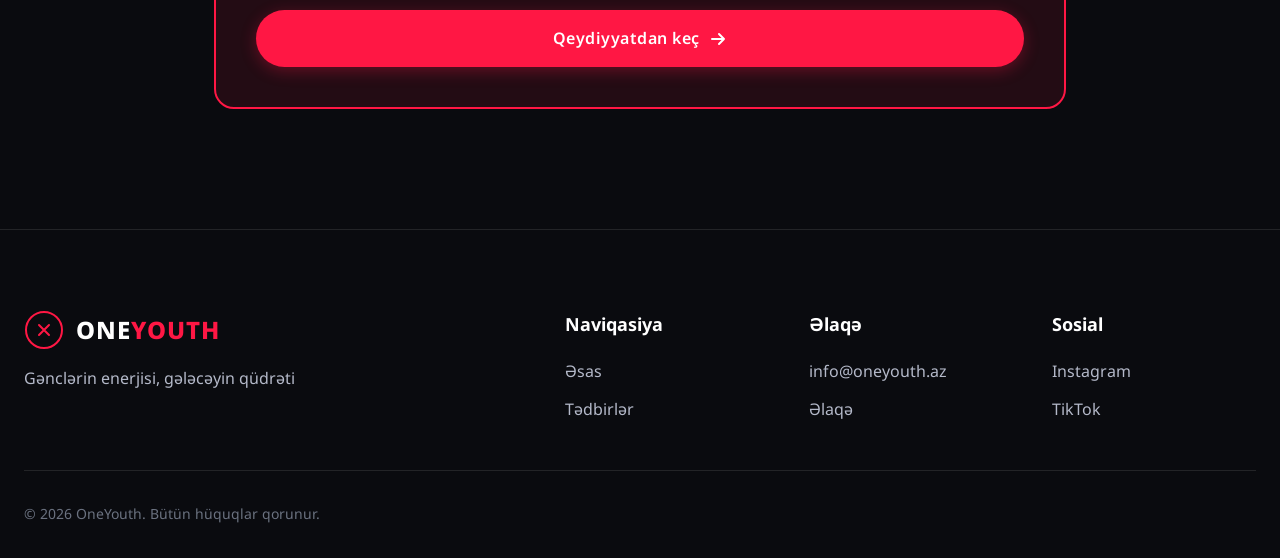
<file: event-genc-liderler-zirvesi.html>
<!DOCTYPE html>
<html lang="az">
<head>
    <meta charset="UTF-8">
    <meta name="viewport" content="width=device-width, initial-scale=1.0">
    <title>Gənc Liderlər Zirvəsi — OneYouth</title>
    <link rel="stylesheet" href="style.css">
     <link href="https://fonts.googleapis.com/css2?family=Noto+Sans:wght@400;500;600;700&display=swap" rel="stylesheet">
</head>
<body>
    <div class="cursor-dot" data-cursor-dot></div>
    <div class="cursor-outline" data-cursor-outline></div>
    <nav class="nav scrolled" id="mainNav">
        <div class="nav-container">
            <a href="index.html" class="nav-brand">
                <svg class="brand-icon" viewBox="0 0 40 40" fill="none">
                    <circle cx="20" cy="20" r="18" stroke="currentColor" stroke-width="2"/>
                    <path d="M15 15L25 25M25 15L15 25" stroke="currentColor" stroke-width="2" stroke-linecap="round"/>
                </svg>
                <span class="brand-text">ONE<span class="brand-highlight">YOUTH</span></span>
            </a>
            <div class="nav-links" id="navLinks">
                <a href="index.html" class="nav-item" data-nav-item>Əsas</a>
                <a href="about.html" class="nav-item" data-nav-item>Haqqımızda</a>
                <a href="services.html" class="nav-item" data-nav-item>Xidmətlər</a>
                <a href="events.html" class="nav-item" data-nav-item>Tədbirlər</a>
                <a href="partners.html" class="nav-item" data-nav-item>Tərəfdaşlar</a>
                <a href="contact.html" class="nav-item" data-nav-item>Əlaqə</a>
            </div>
            <button class="nav-cta" onclick="window.location.href='register.html'"><span>Qoşul</span></button>
            <button class="nav-toggle" id="navToggle"><span></span><span></span><span></span></button>
        </div>
    </nav>
    <section class="page-hero">
        <div class="hero-bg"><div class="gradient-orb orb-1"></div><div class="gradient-orb orb-2"></div><div class="grid-pattern"></div></div>
        <div class="container">
            <div class="event-status" style="display: inline-flex;margin-top:90px; margin-bottom: 16px;" data-animate><span class="status-dot"></span><span>Mart</span></div>
            <h1 class="page-title" style="margin-top:90px;" data-animate>Gənc Liderlər <span class="gradient-text">Zirvəsi</span></h1>
            <div style="display: flex; gap: 32px; flex-wrap: wrap; margin-top: 32px; font-size: 16px;" data-animate>
                <div style="display: flex; align-items: center; gap: 8px;"><span>8 Mart 2026</span></div>
                <div style="display: flex; align-items: center; gap: 8px;"><span>Impact Hub Baku</span></div>
                <div style="display: flex; align-items: center; gap: 8px;"><span>60 iştirakçı</span></div>
            </div>
        </div>
    </section>
    <section class="section">
        <div class="container" style="max-width: 900px;">
            <div data-animate>
                <h2 class="section-heading">Tədbir <span class="gradient-text">haqqında</span></h2>
                <p class="lead-text">Gənc sahibkarlar, aktivistlər və innovatorlar üçün networking və fikir mübadiləsi tədbiri.</p>
                <p style="color: var(--text-secondary); line-height: 1.8; margin: 16px 0;">Panel diskussiyalar, workshop sessiyaları və networking imkanları ilə gənc liderləri bir araya gətirən xüsusi tədbir. Uğurlu sahibkarlar və liderlərlə görüşün, təcrübə mübadiləsi aparın və yeni əlaqələr qurun.</p>
            </div>
            <div data-animate style="margin-top: 60px;">
                <h3 style="font-family: var(--font-display); font-size: 32px; margin-bottom: 24px;">Proqram</h3>
                <div style="display: flex; flex-direction: column; gap: 20px;">
                    <div class="service-card"><p><strong>09:00-10:00</strong> — Qeydiyyat və səhər yeməyi</p></div>
                    <div class="service-card"><p><strong>10:00-12:00</strong> — Panel diskussiyalar</p></div>
                    <div class="service-card"><p><strong>12:00-13:00</strong> — Nahar fasiləsi</p></div>
                    <div class="service-card"><p><strong>13:00-15:00</strong> — Workshop sessiyaları</p></div>
                    <div class="service-card"><p><strong>15:00-17:00</strong> — Networking</p></div>
                </div>
            </div>
            <div data-animate style="margin-top: 60px; background: rgba(255, 23, 68, 0.1); border: 2px solid var(--primary); border-radius: 20px; padding: 40px; text-align: center;">
                <h3 style="font-family: var(--font-display); font-size: 32px; margin-bottom: 16px;">İştirak edin</h3>
                <p style="color: var(--text-secondary); margin-bottom: 32px;">Yerləriniz məhduddur. Qeydiyyat tezliklə bağlanacaq!</p>
                <a href="register.html?event=genc-liderler-zirvesi" class="btn btn-primary btn-full">
                    <span>Qeydiyyatdan keç</span>
                    <svg width="20" height="20" viewBox="0 0 20 20" fill="none"><path d="M4 10H16M16 10L11 5M16 10L11 15" stroke="currentColor" stroke-width="2" stroke-linecap="round" stroke-linejoin="round"/></svg>
                </a>
            </div>
        </div>
    </section>
    <footer class="footer">
        <div class="container">
            <div class="footer-content">
                <div class="footer-brand">
                    <div class="brand-logo">
                        <svg class="brand-icon" viewBox="0 0 40 40" fill="none"><circle cx="20" cy="20" r="18" stroke="currentColor" stroke-width="2"/><path d="M15 15L25 25M25 15L15 25" stroke="currentColor" stroke-width="2" stroke-linecap="round"/></svg>
                        <span class="brand-text">ONE<span class="brand-highlight">YOUTH</span></span>
                    </div>
                    <p class="footer-tagline">Gənclərin enerjisi, gələcəyin qüdrəti</p>
                </div>
                <div class="footer-links">
                    <div class="footer-col"><h4>Naviqasiya</h4><ul><li><a href="index.html">Əsas</a></li><li><a href="events.html">Tədbirlər</a></li></ul></div>
                    <div class="footer-col"><h4>Əlaqə</h4><ul><li><a href="mailto:info@oneyouth.az">info@oneyouth.az</a></li><li><a href="contact.html">Əlaqə</a></li></ul></div>
                    <div class="footer-col"><h4>Sosial</h4><ul><li><a href="https://instagram.com" target="_blank">Instagram</a></li><li><a href="https://tiktok.com" target="_blank">TikTok</a></li></ul></div>
                </div>
            </div>
            <div class="footer-bottom"><p>&copy; 2026 OneYouth. Bütün hüquqlar qorunur.</p></div>
        </div>
    </footer>
    <script src="script.js"></script>
</body>
</html>
</file>
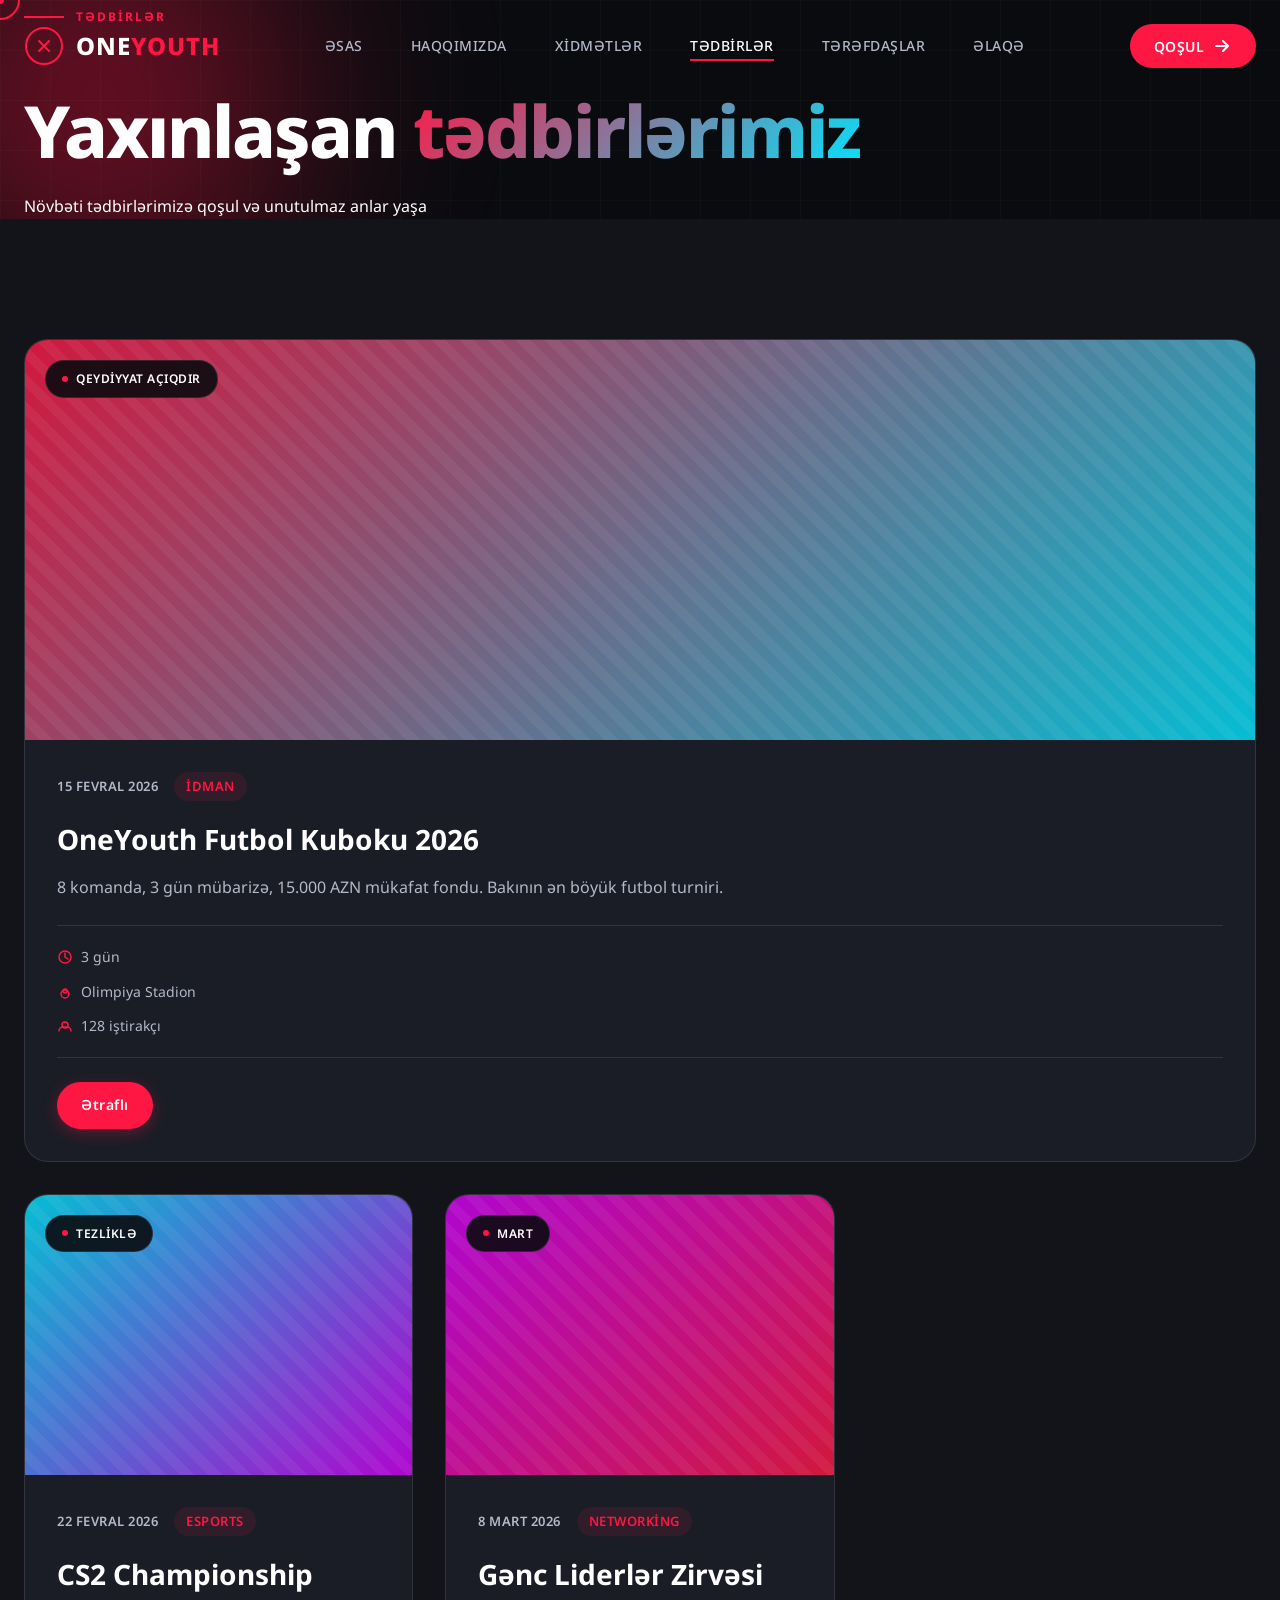
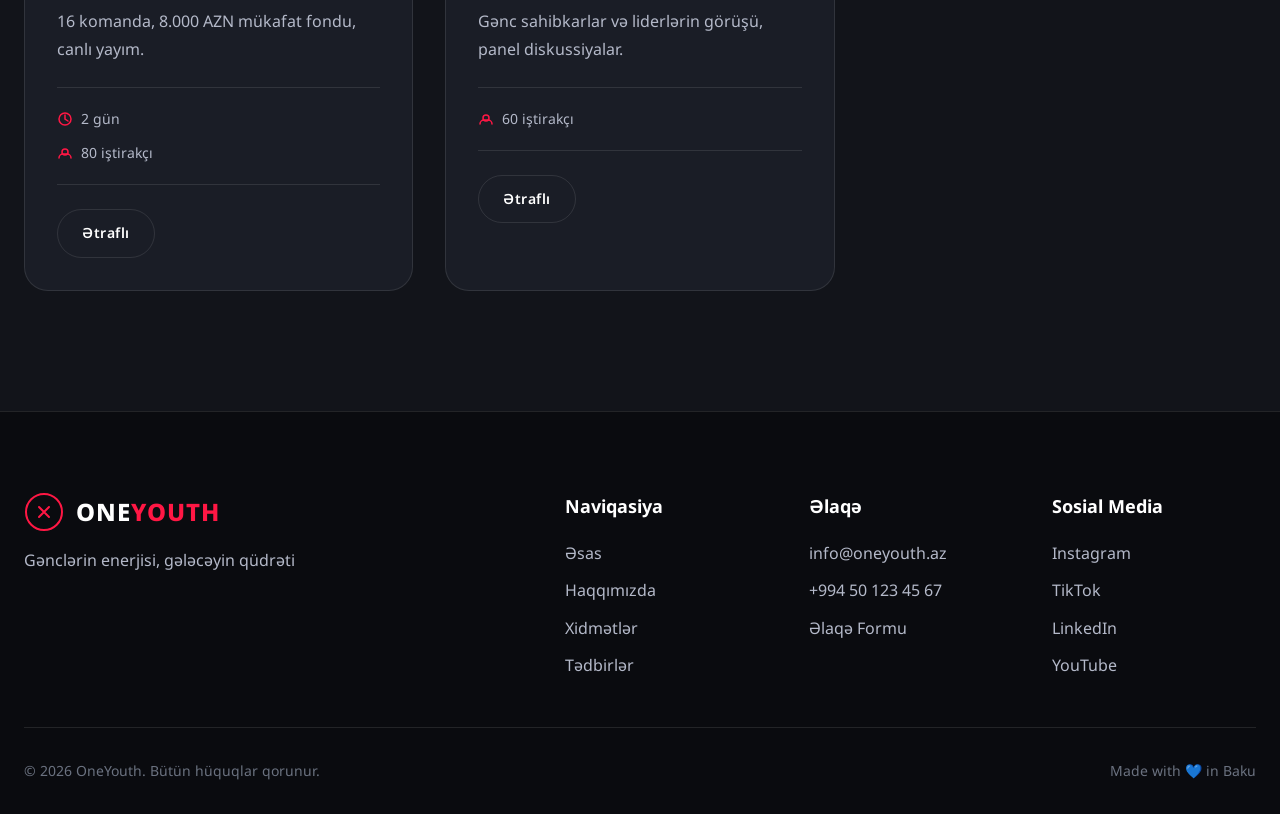
<file: events.html>
<!DOCTYPE html>
<html lang="az">
<head>
    <meta charset="UTF-8">
    <meta name="viewport" content="width=device-width, initial-scale=1.0">
    <title>Tədbirlər — OneYouth</title>
    <meta name="description" content="OneYouth tədbirləri - Futbol, esports, networking və digər gənclər tədbirləri">
    <link rel="stylesheet" href="style.css">
    <link rel="preconnect" href="https://fonts.googleapis.com">
    <link rel="preconnect" href="https://fonts.gstatic.com" crossorigin>
    <link href="https://fonts.googleapis.com/css2?family=Noto+Sans:wght@400;500;600;700&display=swap" rel="stylesheet">
</head>
<body>
    <div class="cursor-dot" data-cursor-dot></div>
    <div class="cursor-outline" data-cursor-outline></div>
    <nav class="nav scrolled" id="mainNav">
        <div class="nav-container">
            <a href="index.html" class="nav-brand">
                <svg class="brand-icon" viewBox="0 0 40 40" fill="none">
                    <circle cx="20" cy="20" r="18" stroke="currentColor" stroke-width="2"/>
                    <path d="M15 15L25 25M25 15L15 25" stroke="currentColor" stroke-width="2" stroke-linecap="round"/>
                </svg>
                <span class="brand-text">ONE<span class="brand-highlight">YOUTH</span></span>
            </a>
            <div class="nav-links" id="navLinks">
                <a href="index.html" class="nav-item" data-nav-item>Əsas</a>
                <a href="about.html" class="nav-item" data-nav-item>Haqqımızda</a>
                <a href="services.html" class="nav-item" data-nav-item>Xidmətlər</a>
                <a href="events.html" class="nav-item active" data-nav-item>Tədbirlər</a>
                <a href="partners.html" class="nav-item" data-nav-item>Tərəfdaşlar</a>
                <a href="contact.html" class="nav-item" data-nav-item>Əlaqə</a>
            </div>
            <button class="nav-cta" onclick="window.location.href='register.html'">
                <span>Qoşul</span>
                <svg width="20" height="20" viewBox="0 0 20 20" fill="none">
                    <path d="M4 10H16M16 10L11 5M16 10L11 15" stroke="currentColor" stroke-width="2" stroke-linecap="round" stroke-linejoin="round"/>
                </svg>
            </button>
            <button class="nav-toggle" id="navToggle" aria-label="Menu">
                <span></span><span></span><span></span>
            </button>
        </div>
    </nav>
    <section class="page-hero">
        <div class="hero-bg">
            <div class="gradient-orb orb-1"></div>
            <div class="gradient-orb orb-2"></div>
            <div class="grid-pattern"></div>
        </div>
        <div class="container">
            <div class="section-label" data-animate>
                <span class="label-line"></span>
                <span>TƏDBİRLƏR</span>
            </div>
            <h1 class="page-title" data-animate>
                Yaxınlaşan <span class="gradient-text">tədbirlərimiz</span>
            </h1>
            <p class="page-subtitle" data-animate>
                Növbəti tədbirlərimizə qoşul və unutulmaz anlar yaşa
            </p>
        </div>
    </section>
    <section class="events section">
        <div class="container">
            <div class="events-grid">
                <article class="event-card featured" data-animate>
                    <div class="event-status">
                        <span class="status-dot"></span>
                        <span>Qeydiyyat açıqdır</span>
                    </div>
                    <div class="event-visual">
                        <div class="visual-gradient"></div>
                        <div class="visual-pattern"></div>
                    </div>
                    <div class="event-content">
                        <div class="event-meta">
                            <time datetime="2026-02-15">15 Fevral 2026</time>
                            <span class="event-category">İdman</span>
                        </div>
                        <h3 class="event-title">OneYouth Futbol Kuboku 2026</h3>
                        <p class="event-desc">8 komanda, 3 gün mübarizə, 15.000 AZN mükafat fondu. Bakının ən böyük futbol turniri.</p>
                        <div class="event-details">
                            <div class="detail-item">
                                <svg width="16" height="16" viewBox="0 0 16 16" fill="none">
                                    <path d="M8 14C11.3137 14 14 11.3137 14 8C14 4.68629 11.3137 2 8 2C4.68629 2 2 4.68629 2 8C2 11.3137 4.68629 14 8 14Z" stroke="currentColor" stroke-width="1.5"/>
                                    <path d="M8 4V8L11 10" stroke="currentColor" stroke-width="1.5" stroke-linecap="round"/>
                                </svg>
                                <span>3 gün</span>
                            </div>
                            <div class="detail-item">
                                <svg width="16" height="16" viewBox="0 0 16 16" fill="none">
                                    <path d="M8 9C9.10457 9 10 8.10457 10 7C10 5.89543 9.10457 5 8 5C6.89543 5 6 5.89543 6 7C6 8.10457 6.89543 9 8 9Z" stroke="currentColor" stroke-width="1.5"/>
                                    <path d="M8 14C10.2091 14 12 12.2091 12 10C12 7.79086 10.2091 6 8 6C5.79086 6 4 7.79086 4 10C4 12.2091 5.79086 14 8 14Z" stroke="currentColor" stroke-width="1.5"/>
                                </svg>
                                <span>Olimpiya Stadion</span>
                            </div>
                            <div class="detail-item">
                                <svg width="16" height="16" viewBox="0 0 16 16" fill="none">
                                    <path d="M11 7C11 8.65685 9.65685 10 8 10C6.34315 10 5 8.65685 5 7C5 5.34315 6.34315 4 8 4C9.65685 4 11 5.34315 11 7Z" stroke="currentColor" stroke-width="1.5"/>
                                    <path d="M2 13C2 10.7909 3.79086 9 6 9H10C12.2091 9 14 10.7909 14 13" stroke="currentColor" stroke-width="1.5" stroke-linecap="round"/>
                                </svg>
                                <span>128 iştirakçı</span>
                            </div>
                        </div>
                        <a href="event-futbol-kuboku-2026.html" class="btn btn-primary btn-small">
                            <span>Ətraflı</span>
                        </a>
                    </div>
                </article>
                <article class="event-card" data-animate>
                    <div class="event-status">
                        <span class="status-dot"></span>
                        <span>Tezliklə</span>
                    </div>
                    <div class="event-visual">
                        <div class="visual-gradient secondary"></div>
                        <div class="visual-pattern"></div>
                    </div>
                    <div class="event-content">
                        <div class="event-meta">
                            <time datetime="2026-02-22">22 Fevral 2026</time>
                            <span class="event-category">Esports</span>
                        </div>
                        <h3 class="event-title">CS2 Championship</h3>
                        <p class="event-desc">16 komanda, 8.000 AZN mükafat fondu, canlı yayım.</p>
                        <div class="event-details">
                            <div class="detail-item">
                                <svg width="16" height="16" viewBox="0 0 16 16" fill="none">
                                    <path d="M8 14C11.3137 14 14 11.3137 14 8C14 4.68629 11.3137 2 8 2C4.68629 2 2 4.68629 2 8C2 11.3137 4.68629 14 8 14Z" stroke="currentColor" stroke-width="1.5"/>
                                    <path d="M8 4V8L11 10" stroke="currentColor" stroke-width="1.5" stroke-linecap="round"/>
                                </svg>
                                <span>2 gün</span>
                            </div>
                            <div class="detail-item">
                                <svg width="16" height="16" viewBox="0 0 16 16" fill="none">
                                    <path d="M11 7C11 8.65685 9.65685 10 8 10C6.34315 10 5 8.65685 5 7C5 5.34315 6.34315 4 8 4C9.65685 4 11 5.34315 11 7Z" stroke="currentColor" stroke-width="1.5"/>
                                    <path d="M2 13C2 10.7909 3.79086 9 6 9H10C12.2091 9 14 10.7909 14 13" stroke="currentColor" stroke-width="1.5" stroke-linecap="round"/>
                                </svg>
                                <span>80 iştirakçı</span>
                            </div>
                        </div>
                        <a href="event-cs2-championship.html" class="btn btn-outline btn-small">
                            <span>Ətraflı</span>
                        </a>
                    </div>
                </article>
                <article class="event-card" data-animate>
                    <div class="event-status upcoming">
                        <span class="status-dot"></span>
                        <span>Mart</span>
                    </div>
                    <div class="event-visual">
                        <div class="visual-gradient tertiary"></div>
                        <div class="visual-pattern"></div>
                    </div>
                    <div class="event-content">
                        <div class="event-meta">
                            <time datetime="2026-03-08">8 Mart 2026</time>
                            <span class="event-category">Networking</span>
                        </div>
                        <h3 class="event-title">Gənc Liderlər Zirvəsi</h3>
                        <p class="event-desc">Gənc sahibkarlar və liderlərin görüşü, panel diskussiyalar.</p>
                        <div class="event-details">
                            <div class="detail-item">
                                <svg width="16" height="16" viewBox="0 0 16 16" fill="none">
                                    <path d="M11 7C11 8.65685 9.65685 10 8 10C6.34315 10 5 8.65685 5 7C5 5.34315 6.34315 4 8 4C9.65685 4 11 5.34315 11 7Z" stroke="currentColor" stroke-width="1.5"/>
                                    <path d="M2 13C2 10.7909 3.79086 9 6 9H10C12.2091 9 14 10.7909 14 13" stroke="currentColor" stroke-width="1.5" stroke-linecap="round"/>
                                </svg>
                                <span>60 iştirakçı</span>
                            </div>
                        </div>
                        <a href="event-genc-liderler-zirvesi.html" class="btn btn-outline btn-small">
                            <span>Ətraflı</span>
                        </a>
                    </div>
                </article>
            </div>
        </div>
    </section>
    <footer class="footer">
        <div class="container">
            <div class="footer-content">
                <div class="footer-brand">
                    <div class="brand-logo">
                        <svg class="brand-icon" viewBox="0 0 40 40" fill="none">
                            <circle cx="20" cy="20" r="18" stroke="currentColor" stroke-width="2"/>
                            <path d="M15 15L25 25M25 15L15 25" stroke="currentColor" stroke-width="2" stroke-linecap="round"/>
                        </svg>
                        <span class="brand-text">ONE<span class="brand-highlight">YOUTH</span></span>
                    </div>
                    <p class="footer-tagline">Gənclərin enerjisi, gələcəyin qüdrəti</p>
                </div>
                <div class="footer-links">
                    <div class="footer-col">
                        <h4>Naviqasiya</h4>
                        <ul>
                            <li><a href="index.html">Əsas</a></li>
                            <li><a href="about.html">Haqqımızda</a></li>
                            <li><a href="services.html">Xidmətlər</a></li>
                            <li><a href="events.html">Tədbirlər</a></li>
                        </ul>
                    </div>
                    <div class="footer-col">
                        <h4>Əlaqə</h4>
                        <ul>
                            <li><a href="mailto:info@oneyouth.az">info@oneyouth.az</a></li>
                            <li><a href="tel:+994501234567">+994 50 123 45 67</a></li>
                            <li><a href="contact.html">Əlaqə Formu</a></li>
                        </ul>
                    </div>
                    <div class="footer-col">
                        <h4>Sosial Media</h4>
                        <ul>
                            <li><a href="https://instagram.com" target="_blank">Instagram</a></li>
                            <li><a href="https://tiktok.com" target="_blank">TikTok</a></li>
                            <li><a href="https://linkedin.com" target="_blank">LinkedIn</a></li>
                            <li><a href="https://youtube.com" target="_blank">YouTube</a></li>
                        </ul>
                    </div>
                </div>
            </div>
            <div class="footer-bottom">
                <p>&copy; 2026 OneYouth. Bütün hüquqlar qorunur.</p>
                <p>Made with 💙 in Baku</p>
            </div>
        </div>
    </footer>
    <script src="script.js"></script>
</body>
</html>
</file>
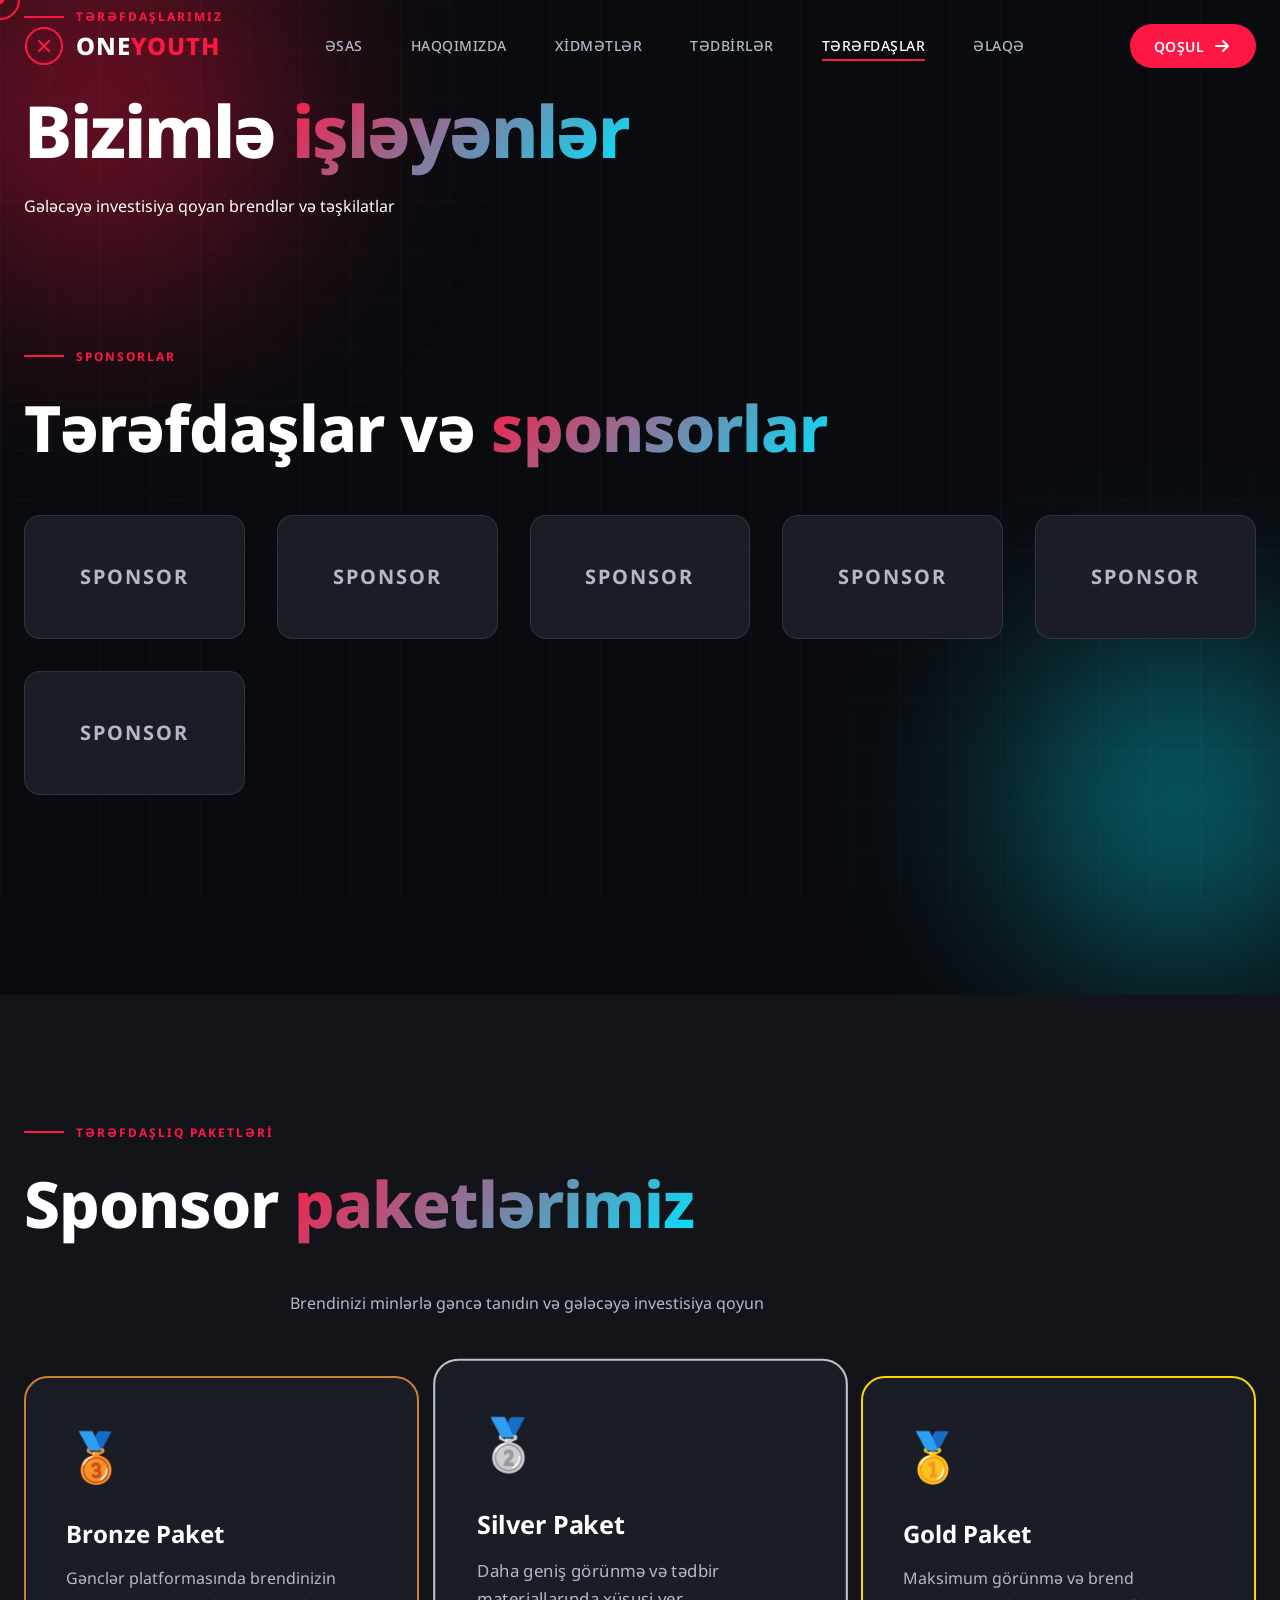
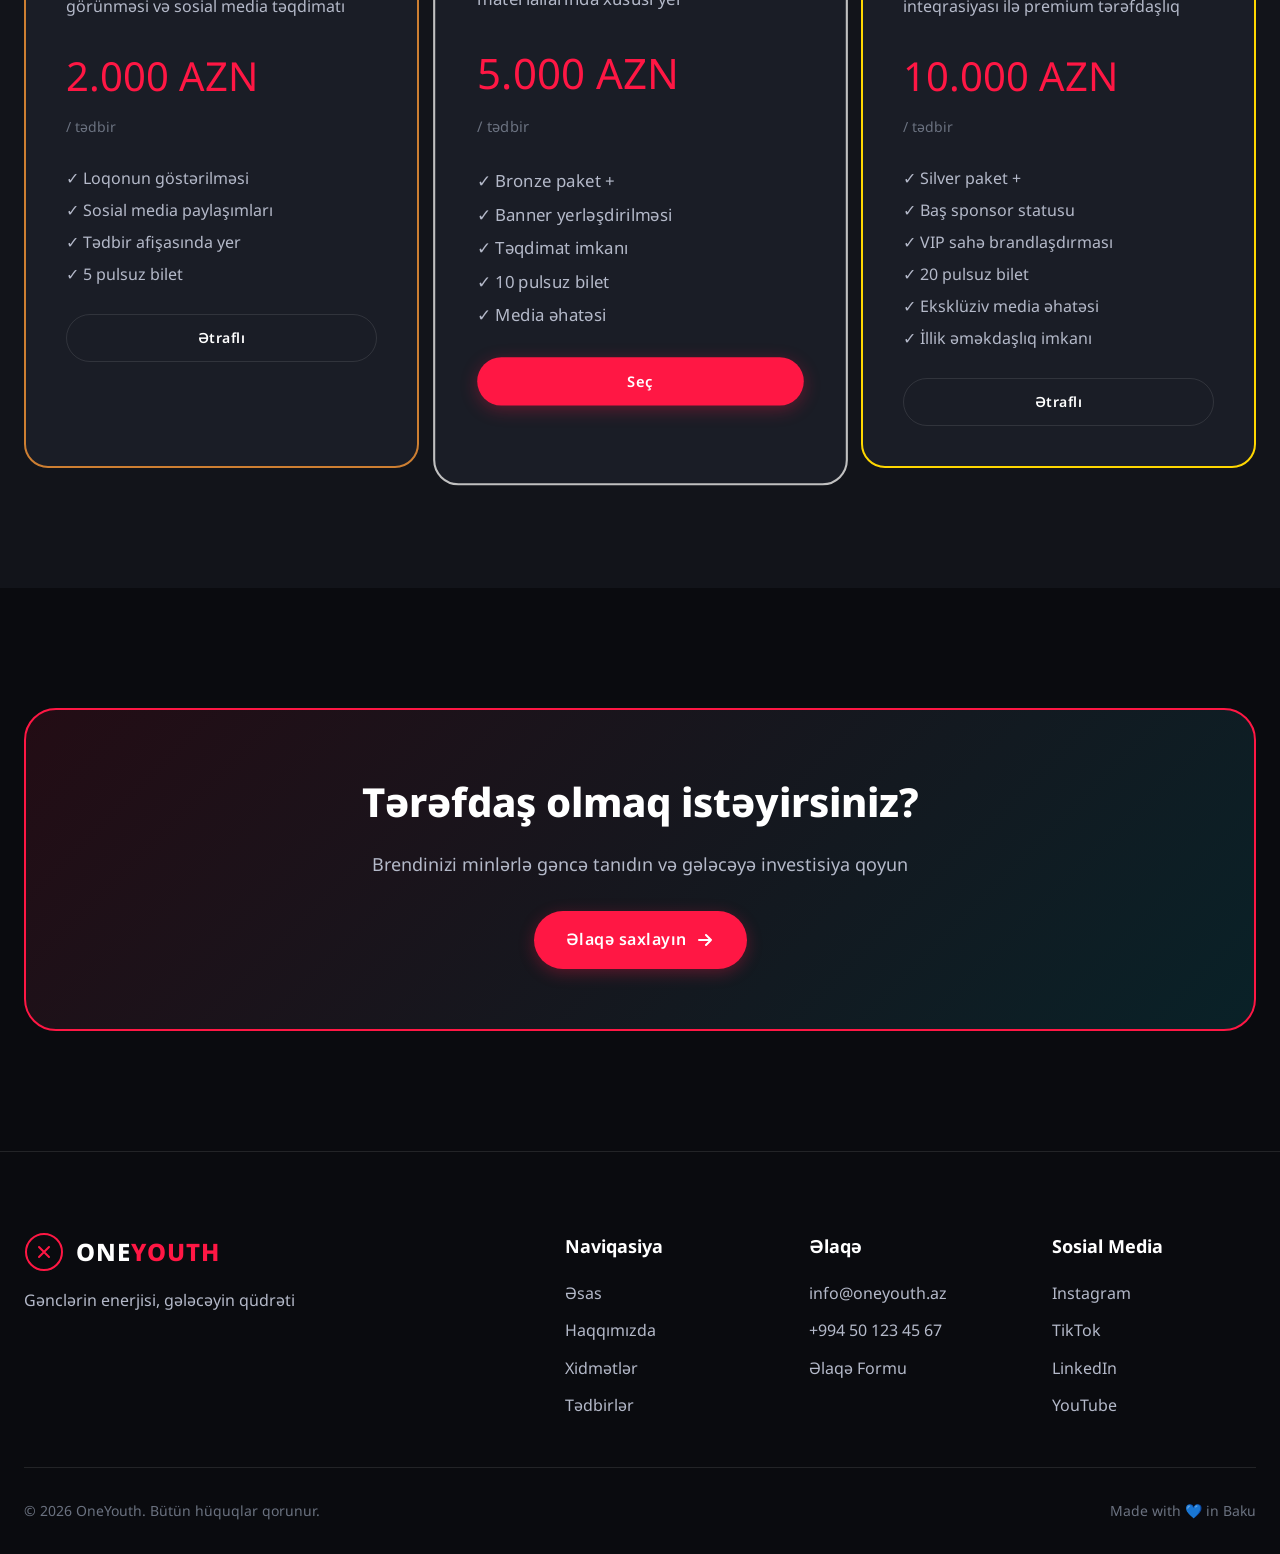
<file: partners.html>
<!DOCTYPE html>
<html lang="az">
<head>
    <meta charset="UTF-8">
    <meta name="viewport" content="width=device-width, initial-scale=1.0">
    <title>Tərəfdaşlar — OneYouth</title>
    <meta name="description" content="OneYouth tərəfdaşları və sponsor paketləri. Brendinizi minlərlə gəncə tanıdın.">
    <link rel="stylesheet" href="style.css">
    <link rel="preconnect" href="https://fonts.googleapis.com">
    <link rel="preconnect" href="https://fonts.gstatic.com" crossorigin>
    <link href="https://fonts.googleapis.com/css2?family=Noto+Sans:wght@400;500;600;700&display=swap" rel="stylesheet">
</head>
<body>
    <div class="cursor-dot" data-cursor-dot></div>
    <div class="cursor-outline" data-cursor-outline></div>
    <nav class="nav scrolled" id="mainNav">
        <div class="nav-container">
            <a href="index.html" class="nav-brand">
                <svg class="brand-icon" viewBox="0 0 40 40" fill="none">
                    <circle cx="20" cy="20" r="18" stroke="currentColor" stroke-width="2"/>
                    <path d="M15 15L25 25M25 15L15 25" stroke="currentColor" stroke-width="2" stroke-linecap="round"/>
                </svg>
                <span class="brand-text">ONE<span class="brand-highlight">YOUTH</span></span>
            </a>
            <div class="nav-links" id="navLinks">
                <a href="index.html" class="nav-item" data-nav-item>Əsas</a>
                <a href="about.html" class="nav-item" data-nav-item>Haqqımızda</a>
                <a href="services.html" class="nav-item" data-nav-item>Xidmətlər</a>
                <a href="events.html" class="nav-item" data-nav-item>Tədbirlər</a>
                <a href="partners.html" class="nav-item active" data-nav-item>Tərəfdaşlar</a>
                <a href="contact.html" class="nav-item" data-nav-item>Əlaqə</a>
            </div>
            <button class="nav-cta" onclick="window.location.href='register.html'">
                <span>Qoşul</span>
                <svg width="20" height="20" viewBox="0 0 20 20" fill="none">
                    <path d="M4 10H16M16 10L11 5M16 10L11 15" stroke="currentColor" stroke-width="2" stroke-linecap="round" stroke-linejoin="round"/>
                </svg>
            </button>
            <button class="nav-toggle" id="navToggle" aria-label="Menu">
                <span></span><span></span><span></span>
            </button>
        </div>
    </nav>
    <section class="page-hero">
        <div class="hero-bg">
            <div class="gradient-orb orb-1"></div>
            <div class="gradient-orb orb-2"></div>
            <div class="grid-pattern"></div>
        </div>
        <div class="container">
            <div class="section-label" data-animate>
                <span class="label-line"></span>
                <span>TƏRƏFDAŞLARIMIZ</span>
            </div>
            <h1 class="page-title" data-animate>
                Bizimlə <span class="gradient-text">işləyənlər</span>
            </h1>
            <p class="page-subtitle" data-animate>
                Gələcəyə investisiya qoyan brendlər və təşkilatlar
            </p>
        </div>
    </section>
    <section class="partners section">
        <div class="container">
            <div class="section-label" data-animate>
                <span class="label-line"></span>
                <span>SPONSORLAR</span>
            </div>
            <h2 class="section-heading" data-animate>
                Tərəfdaşlar və <span class="gradient-text">sponsorlar</span>
            </h2>
            <div class="partners-grid" data-animate>
                <div class="partner-item">
                    <div class="partner-logo">SPONSOR</div>
                </div>
                <div class="partner-item">
                    <div class="partner-logo">SPONSOR</div>
                </div>
                <div class="partner-item">
                    <div class="partner-logo">SPONSOR</div>
                </div>
                <div class="partner-item">
                    <div class="partner-logo">SPONSOR</div>
                </div>
                <div class="partner-item">
                    <div class="partner-logo">SPONSOR</div>
                </div>
                <div class="partner-item">
                    <div class="partner-logo">SPONSOR</div>
                </div>
            </div>
        </div>
    </section>
    <section class="section" style="background: var(--bg-secondary);">
        <div class="container">
            <div class="section-label center" data-animate>
                <span class="label-line"></span>
                <span>TƏRƏFDAŞLIQ PAKETLƏRİ</span>
            </div>
            <h2 class="section-heading center" data-animate>
                Sponsor <span class="gradient-text">paketlərimiz</span>
            </h2>
            <p class="section-description center" data-animate style="max-width: 700px; margin: 0 auto 60px; color: var(--text-secondary);">
                Brendinizi minlərlə gəncə tanıdın və gələcəyə investisiya qoyun
            </p>
            <div class="services-grid" style="grid-template-columns: repeat(auto-fit, minmax(320px, 1fr));">
                <div class="service-card" data-animate style="border: 2px solid #CD7F32;">
                    <div class="card-icon">🥉</div>
                    <h3 class="card-title">Bronze Paket</h3>
                    <p class="card-text">Gənclər platformasında brendinizin görünməsi və sosial media təqdimatı</p>
                    <div style="margin: 24px 0;">
                        <div style="font-family: var(--font-display); font-size: 40px; color: var(--primary); margin-bottom: 8px;">2.000 AZN</div>
                        <div style="font-size: 14px; color: var(--text-muted);">/ tədbir</div>
                    </div>
                    <ul style="list-style: none; padding: 0; margin-bottom: 24px; color: var(--text-secondary); line-height: 2;">
                        <li>✓ Loqonun göstərilməsi</li>
                        <li>✓ Sosial media paylaşımları</li>
                        <li>✓ Tədbir afişasında yer</li>
                        <li>✓ 5 pulsuz bilet</li>
                    </ul>
                    <a href="contact.html" class="btn btn-outline btn-small" style="width: 100%;">
                        <span>Ətraflı</span>
                    </a>
                </div>
                <div class="service-card" data-animate style="border: 2px solid #C0C0C0; transform: scale(1.05);">
                    <div class="card-icon">🥈</div>
                    <h3 class="card-title">Silver Paket</h3>
                    <p class="card-text">Daha geniş görünmə və tədbir materiallarında xüsusi yer</p>
                    <div style="margin: 24px 0;">
                        <div style="font-family: var(--font-display); font-size: 40px; color: var(--primary); margin-bottom: 8px;">5.000 AZN</div>
                        <div style="font-size: 14px; color: var(--text-muted);">/ tədbir</div>
                    </div>
                    <ul style="list-style: none; padding: 0; margin-bottom: 24px; color: var(--text-secondary); line-height: 2;">
                        <li>✓ Bronze paket + </li>
                        <li>✓ Banner yerləşdirilməsi</li>
                        <li>✓ Təqdimat imkanı</li>
                        <li>✓ 10 pulsuz bilet</li>
                        <li>✓ Media əhatəsi</li>
                    </ul>
                    <a href="contact.html" class="btn btn-primary btn-small" style="width: 100%;">
                        <span>Seç</span>
                    </a>
                </div>
                <div class="service-card" data-animate style="border: 2px solid #FFD700;">
                    <div class="card-icon">🥇</div>
                    <h3 class="card-title">Gold Paket</h3>
                    <p class="card-text">Maksimum görünmə və brend inteqrasiyası ilə premium tərəfdaşlıq</p>
                    <div style="margin: 24px 0;">
                        <div style="font-family: var(--font-display); font-size: 40px; color: var(--primary); margin-bottom: 8px;">10.000 AZN</div>
                        <div style="font-size: 14px; color: var(--text-muted);">/ tədbir</div>
                    </div>
                    <ul style="list-style: none; padding: 0; margin-bottom: 24px; color: var(--text-secondary); line-height: 2;">
                        <li>✓ Silver paket + </li>
                        <li>✓ Baş sponsor statusu</li>
                        <li>✓ VIP sahə brandlaşdırması</li>
                        <li>✓ 20 pulsuz bilet</li>
                        <li>✓ Eksklüziv media əhatəsi</li>
                        <li>✓ İllik əməkdaşlıq imkanı</li>
                    </ul>
                    <a href="contact.html" class="btn btn-outline btn-small" style="width: 100%;">
                        <span>Ətraflı</span>
                    </a>
                </div>
            </div>
        </div>
    </section>
    <section class="section">
        <div class="container">
            <div class="partnership-cta" data-animate>
                <div class="cta-content">
                    <h3>Tərəfdaş olmaq istəyirsiniz?</h3>
                    <p>Brendinizi minlərlə gəncə tanıdın və gələcəyə investisiya qoyun</p>
                    <a href="contact.html" class="btn btn-primary">
                        <span>Əlaqə saxlayın</span>
                        <svg width="20" height="20" viewBox="0 0 20 20" fill="none">
                            <path d="M4 10H16M16 10L11 5M16 10L11 15" stroke="currentColor" stroke-width="2" stroke-linecap="round" stroke-linejoin="round"/>
                        </svg>
                    </a>
                </div>
            </div>
        </div>
    </section>
    <footer class="footer">
        <div class="container">
            <div class="footer-content">
                <div class="footer-brand">
                    <div class="brand-logo">
                        <svg class="brand-icon" viewBox="0 0 40 40" fill="none">
                            <circle cx="20" cy="20" r="18" stroke="currentColor" stroke-width="2"/>
                            <path d="M15 15L25 25M25 15L15 25" stroke="currentColor" stroke-width="2" stroke-linecap="round"/>
                        </svg>
                        <span class="brand-text">ONE<span class="brand-highlight">YOUTH</span></span>
                    </div>
                    <p class="footer-tagline">Gənclərin enerjisi, gələcəyin qüdrəti</p>
                </div>
                <div class="footer-links">
                    <div class="footer-col">
                        <h4>Naviqasiya</h4>
                        <ul>
                            <li><a href="index.html">Əsas</a></li>
                            <li><a href="about.html">Haqqımızda</a></li>
                            <li><a href="services.html">Xidmətlər</a></li>
                            <li><a href="events.html">Tədbirlər</a></li>
                        </ul>
                    </div>
                    <div class="footer-col">
                        <h4>Əlaqə</h4>
                        <ul>
                            <li><a href="mailto:info@oneyouth.az">info@oneyouth.az</a></li>
                            <li><a href="tel:+994501234567">+994 50 123 45 67</a></li>
                            <li><a href="contact.html">Əlaqə Formu</a></li>
                        </ul>
                    </div>
                    <div class="footer-col">
                        <h4>Sosial Media</h4>
                        <ul>
                            <li><a href="https://instagram.com" target="_blank">Instagram</a></li>
                            <li><a href="https://tiktok.com" target="_blank">TikTok</a></li>
                            <li><a href="https://linkedin.com" target="_blank">LinkedIn</a></li>
                            <li><a href="https://youtube.com" target="_blank">YouTube</a></li>
                        </ul>
                    </div>
                </div>
            </div>
            <div class="footer-bottom">
                <p>&copy; 2026 OneYouth. Bütün hüquqlar qorunur.</p>
                <p>Made with 💙 in Baku</p>
            </div>
        </div>
    </footer>
    <script src="script.js"></script>
</body>
</html>
</file>
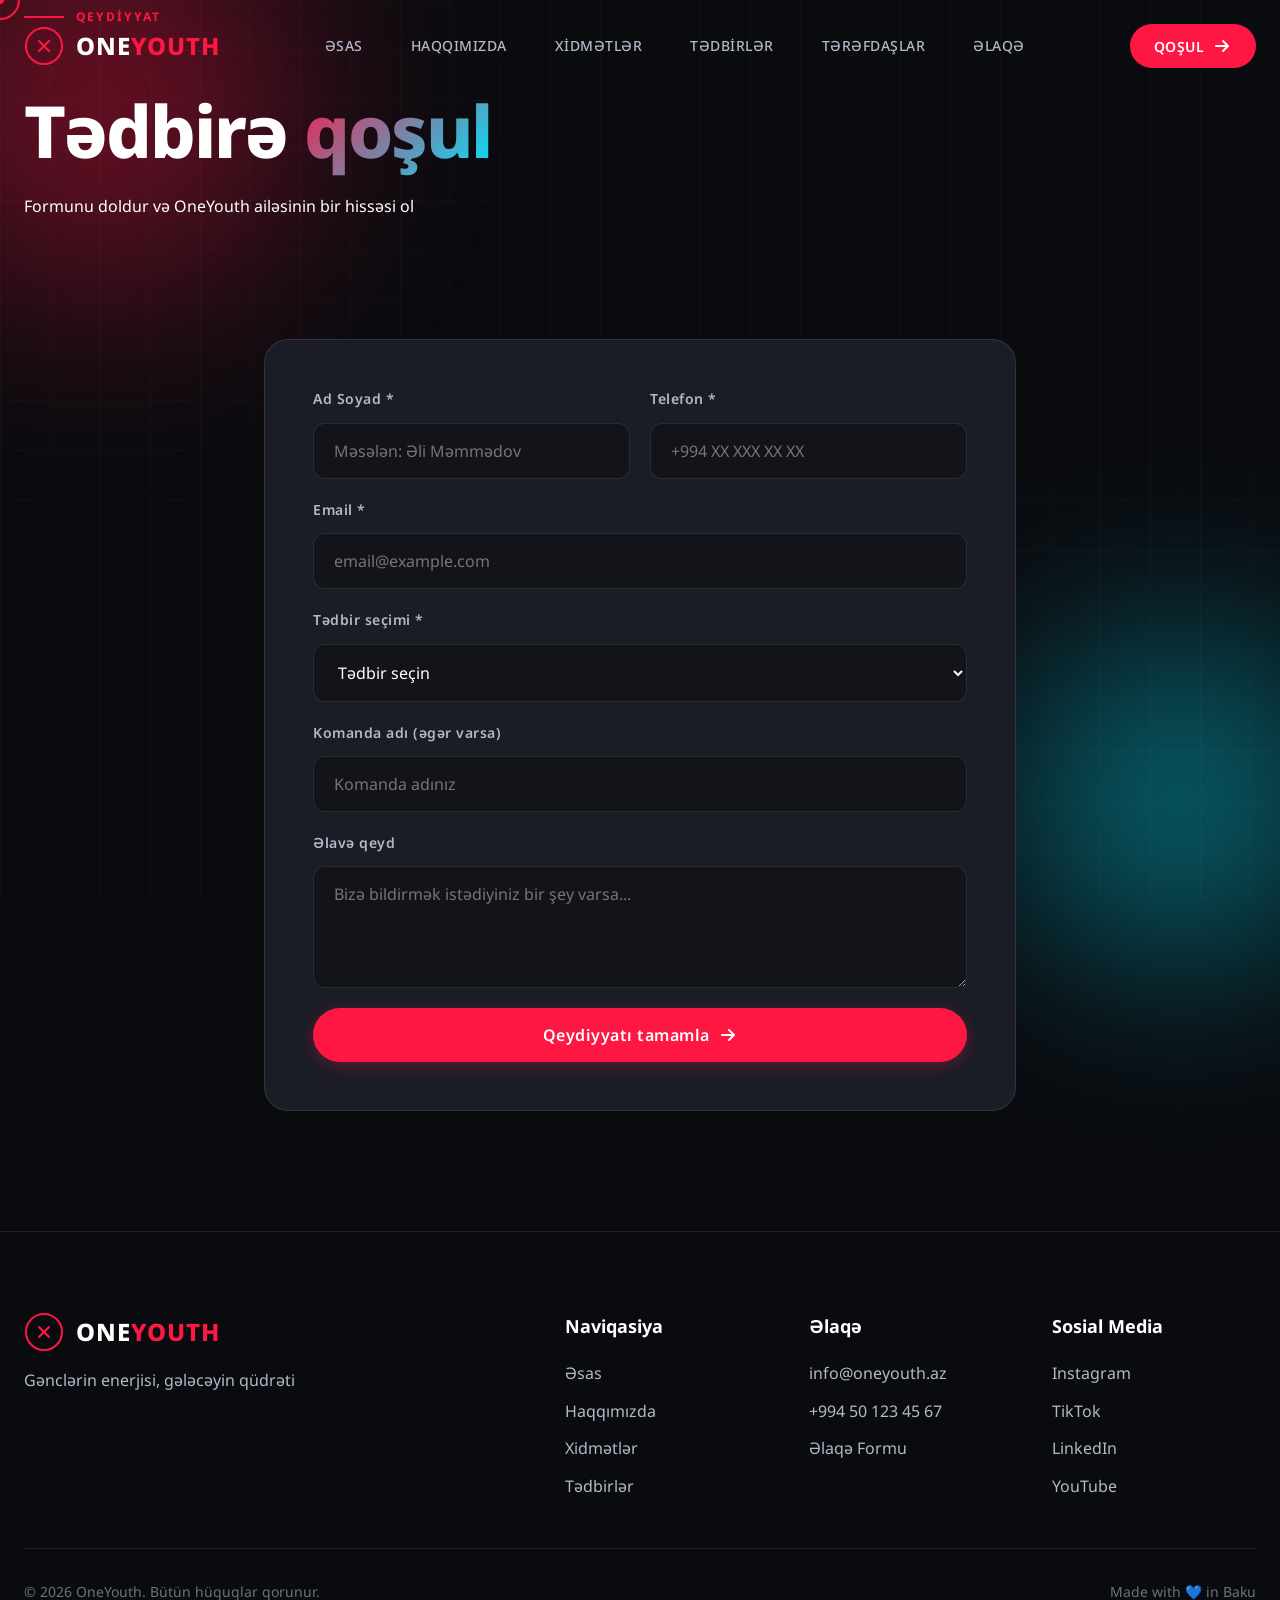
<file: register.html>
<!DOCTYPE html>
<html lang="az">
<head>
    <meta charset="UTF-8">
    <meta name="viewport" content="width=device-width, initial-scale=1.0">
    <title>Qeydiyyat — OneYouth</title>
    <meta name="description" content="OneYouth tədbirlərinə qeydiyyatdan keçin və gənclər platformasının bir hissəsi olun">
    <link rel="stylesheet" href="style.css">
    <link rel="preconnect" href="https://fonts.googleapis.com">
    <link rel="preconnect" href="https://fonts.gstatic.com" crossorigin>
    <link href="https://fonts.googleapis.com/css2?family=Noto+Sans:wght@400;500;600;700&display=swap" rel="stylesheet">
</head>
<body>
    <div class="cursor-dot" data-cursor-dot></div>
    <div class="cursor-outline" data-cursor-outline></div>
    <nav class="nav scrolled" id="mainNav">
        <div class="nav-container">
            <a href="index.html" class="nav-brand">
                <svg class="brand-icon" viewBox="0 0 40 40" fill="none">
                    <circle cx="20" cy="20" r="18" stroke="currentColor" stroke-width="2"/>
                    <path d="M15 15L25 25M25 15L15 25" stroke="currentColor" stroke-width="2" stroke-linecap="round"/>
                </svg>
                <span class="brand-text">ONE<span class="brand-highlight">YOUTH</span></span>
            </a>
            <div class="nav-links" id="navLinks">
                <a href="index.html" class="nav-item" data-nav-item>Əsas</a>
                <a href="about.html" class="nav-item" data-nav-item>Haqqımızda</a>
                <a href="services.html" class="nav-item" data-nav-item>Xidmətlər</a>
                <a href="events.html" class="nav-item" data-nav-item>Tədbirlər</a>
                <a href="partners.html" class="nav-item" data-nav-item>Tərəfdaşlar</a>
                <a href="contact.html" class="nav-item" data-nav-item>Əlaqə</a>
            </div>
            <button class="nav-cta" onclick="window.location.href='register.html'">
                <span>Qoşul</span>
                <svg width="20" height="20" viewBox="0 0 20 20" fill="none">
                    <path d="M4 10H16M16 10L11 5M16 10L11 15" stroke="currentColor" stroke-width="2" stroke-linecap="round" stroke-linejoin="round"/>
                </svg>
            </button>
            <button class="nav-toggle" id="navToggle" aria-label="Menu">
                <span></span><span></span><span></span>
            </button>
        </div>
    </nav>
    <section class="page-hero">
        <div class="hero-bg">
            <div class="gradient-orb orb-1"></div>
            <div class="gradient-orb orb-2"></div>
            <div class="grid-pattern"></div>
        </div>
        <div class="container">
            <div class="section-label" data-animate>
                <span class="label-line"></span>
                <span>QEYDİYYAT</span>
            </div>
            <h1 class="page-title" data-animate>
                Tədbirə <span class="gradient-text">qoşul</span>
            </h1>
            <p class="page-subtitle" data-animate>
                Formunu doldur və OneYouth ailəsinin bir hissəsi ol
            </p>
        </div>
    </section>
    <section class="section">
        <div class="container" style="max-width: 800px;">
            <form class="contact-form" id="registerForm" data-animate style="padding: 48px; background: var(--bg-card); border: 1px solid var(--glass-border); border-radius: 24px;">
                <div class="form-row">
                    <div class="form-field">
                        <label for="fullname">Ad Soyad *</label>
                        <input type="text" id="fullname" name="fullname" required placeholder="Məsələn: Əli Məmmədov">
                    </div>
                    <div class="form-field">
                        <label for="phone">Telefon *</label>
                        <input type="tel" id="phone" name="phone" required placeholder="+994 XX XXX XX XX">
                    </div>
                </div>
                <div class="form-field">
                    <label for="email">Email *</label>
                    <input type="email" id="email" name="email" required placeholder="email@example.com">
                </div>
                <div class="form-field">
                    <label for="event">Tədbir seçimi *</label>
                    <select id="event" name="event" required style="padding: 16px 20px; background: var(--bg-secondary); border: 1px solid var(--glass-border); border-radius: 12px; color: var(--text-primary); font-family: var(--font-body); font-size: 16px; width: 100%;">
                        <option value="">Tədbir seçin</option>
                        <option value="futbol-kuboku-2026">OneYouth Futbol Kuboku 2026</option>
                        <option value="cs2-championship">CS2 Championship</option>
                        <option value="genc-liderler-zirvesi">Gənc Liderlər Zirvəsi</option>
                    </select>
                </div>
                <div class="form-field">
                    <label for="team">Komanda adı (əgər varsa)</label>
                    <input type="text" id="team" name="team" placeholder="Komanda adınız">
                </div>
                <div class="form-field">
                    <label for="note">Əlavə qeyd</label>
                    <textarea id="note" name="note" rows="4" placeholder="Bizə bildirmək istədiyiniz bir şey varsa..."></textarea>
                </div>
                <button type="submit" class="btn btn-primary btn-full">
                    <span>Qeydiyyatı tamamla</span>
                    <svg width="20" height="20" viewBox="0 0 20 20" fill="none">
                        <path d="M4 10H16M16 10L11 5M16 10L11 15" stroke="currentColor" stroke-width="2" stroke-linecap="round" stroke-linejoin="round"/>
                    </svg>
                </button>
            </form>
        </div>
    </section>
    <footer class="footer">
        <div class="container">
            <div class="footer-content">
                <div class="footer-brand">
                    <div class="brand-logo">
                        <svg class="brand-icon" viewBox="0 0 40 40" fill="none">
                            <circle cx="20" cy="20" r="18" stroke="currentColor" stroke-width="2"/>
                            <path d="M15 15L25 25M25 15L15 25" stroke="currentColor" stroke-width="2" stroke-linecap="round"/>
                        </svg>
                        <span class="brand-text">ONE<span class="brand-highlight">YOUTH</span></span>
                    </div>
                    <p class="footer-tagline">Gənclərin enerjisi, gələcəyin qüdrəti</p>
                </div>
                <div class="footer-links">
                    <div class="footer-col">
                        <h4>Naviqasiya</h4>
                        <ul>
                            <li><a href="index.html">Əsas</a></li>
                            <li><a href="about.html">Haqqımızda</a></li>
                            <li><a href="services.html">Xidmətlər</a></li>
                            <li><a href="events.html">Tədbirlər</a></li>
                        </ul>
                    </div>
                    <div class="footer-col">
                        <h4>Əlaqə</h4>
                        <ul>
                            <li><a href="mailto:info@oneyouth.az">info@oneyouth.az</a></li>
                            <li><a href="tel:+994501234567">+994 50 123 45 67</a></li>
                            <li><a href="contact.html">Əlaqə Formu</a></li>
                        </ul>
                    </div>
                    <div class="footer-col">
                        <h4>Sosial Media</h4>
                        <ul>
                            <li><a href="https://instagram.com" target="_blank">Instagram</a></li>
                            <li><a href="https://tiktok.com" target="_blank">TikTok</a></li>
                            <li><a href="https://linkedin.com" target="_blank">LinkedIn</a></li>
                            <li><a href="https://youtube.com" target="_blank">YouTube</a></li>
                        </ul>
                    </div>
                </div>
            </div>
            <div class="footer-bottom">
                <p>&copy; 2026 OneYouth. Bütün hüquqlar qorunur.</p>
                <p>Made with 💙 in Baku</p>
            </div>
        </div>
    </footer>
    <script src="script.js"></script>
    <script>
    // Prefill event from URL query parameter
    document.addEventListener('DOMContentLoaded', function() {
        const urlParams = new URLSearchParams(window.location.search);
        const eventParam = urlParams.get('event');
        const eventSelect = document.getElementById('event');
        
        if (eventParam && eventSelect) {
            eventSelect.value = eventParam;
        }
        
        // Handle registration form submission
        const registerForm = document.getElementById('registerForm');
        if (registerForm) {
            registerForm.addEventListener('submit', function(e) {
                e.preventDefault();
                
                const formData = new FormData(registerForm);
                const data = Object.fromEntries(formData);
                
                console.log('Qeydiyyat məlumatları:', data);
                
                // Show success notification
                const notification = document.createElement('div');
                notification.style.cssText = `
                    position: fixed;
                    bottom: 32px;
                    right: 32px;
                    padding: 24px 32px;
                    background: linear-gradient(135deg, #FF1744, #D50000);
                    color: white;
                    border-radius: 16px;
                    box-shadow: 0 8px 24px rgba(255, 23, 68, 0.5);
                    z-index: 10000;
                    font-weight: 600;
                    font-size: 16px;
                    animation: slideIn 0.4s cubic-bezier(0.4, 0, 0.2, 1);
                `;
                notification.innerHTML = `
                    <div style="display: flex; align-items: center; gap: 12px;">
                        <svg width="24" height="24" viewBox="0 0 24 24" fill="none" stroke="currentColor" stroke-width="2">
                            <polyline points="20 6 9 17 4 12"></polyline>
                        </svg>
                        <span>Qeydiyyatınız uğurla tamamlandı!</span>
                    </div>
                `;
                
                document.body.appendChild(notification);
                
                registerForm.reset();
                
                setTimeout(() => {
                    notification.style.animation = 'slideIn 0.4s cubic-bezier(0.4, 0, 0.2, 1) reverse';
                    setTimeout(() => notification.remove(), 400);
                }, 3500);
            });
        }
    });
    </script>
</body>
</html>
</file>
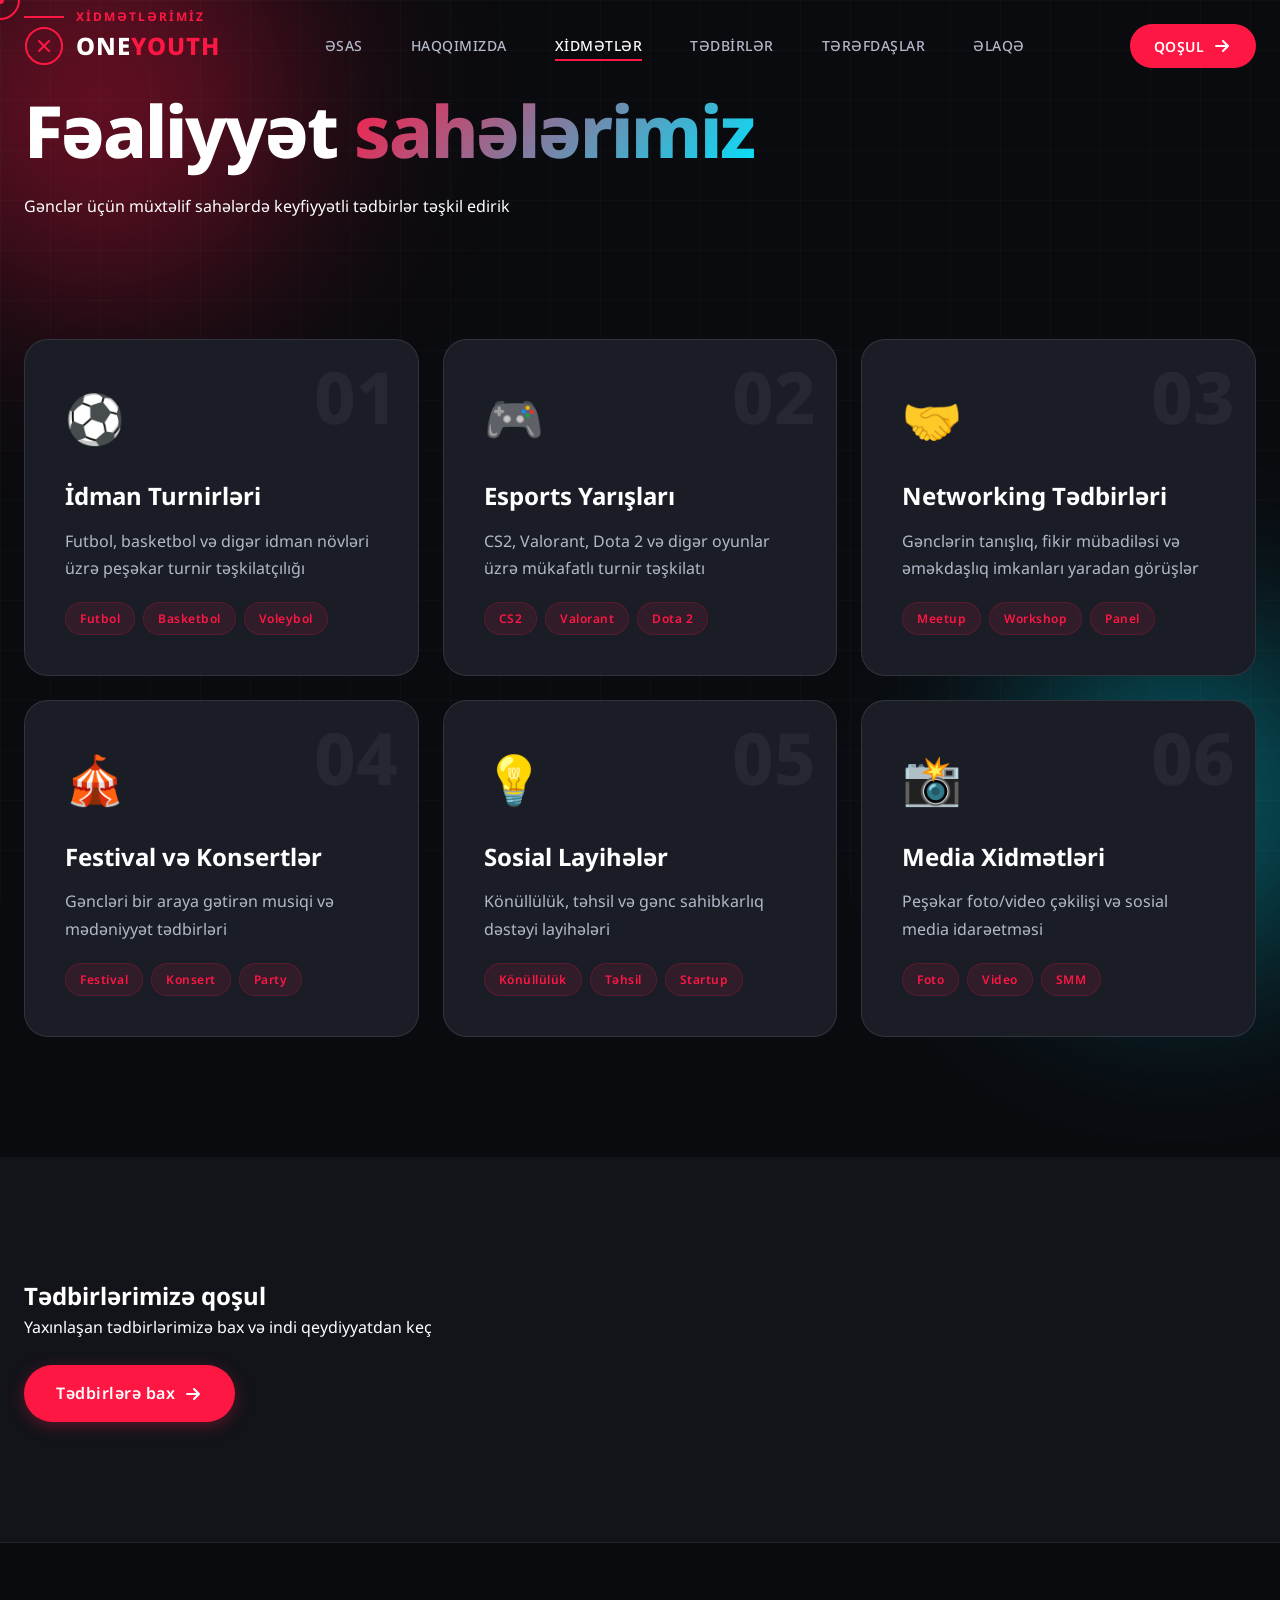
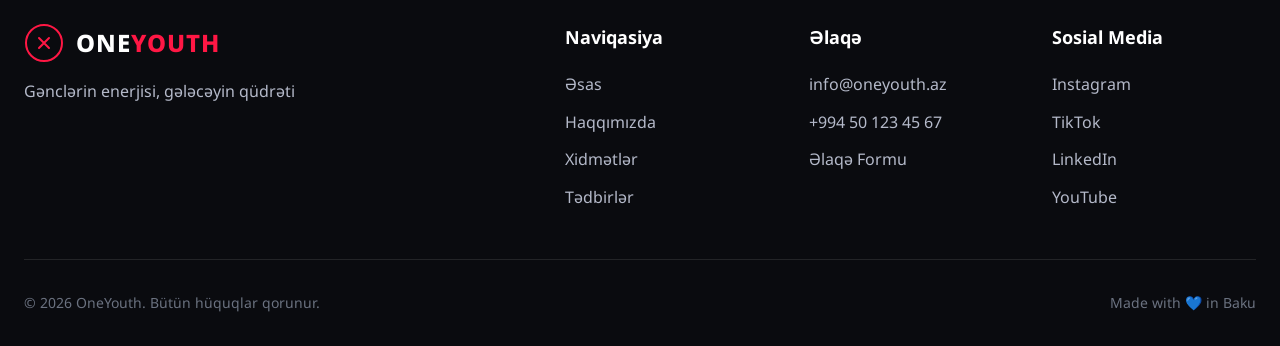
<file: services.html>
<!DOCTYPE html>
<html lang="az">
<head>
    <meta charset="UTF-8">
    <meta name="viewport" content="width=device-width, initial-scale=1.0">
    <title>Xidmətlərimiz — OneYouth</title>
    <meta name="description" content="OneYouth xidmətləri: İdman, esports, networking, festival və sosial layihələr">
    <link rel="stylesheet" href="style.css">
    <link rel="preconnect" href="https://fonts.googleapis.com">
    <link rel="preconnect" href="https://fonts.gstatic.com" crossorigin>
    <link href="https://fonts.googleapis.com/css2?family=Noto+Sans:wght@400;500;600;700&display=swap" rel="stylesheet">
</head>
<body>
    <div class="cursor-dot" data-cursor-dot></div>
    <div class="cursor-outline" data-cursor-outline></div>

    <nav class="nav scrolled" id="mainNav">
        <div class="nav-container">
            <a href="index.html" class="nav-brand">
                <svg class="brand-icon" viewBox="0 0 40 40" fill="none">
                    <circle cx="20" cy="20" r="18" stroke="currentColor" stroke-width="2"/>
                    <path d="M15 15L25 25M25 15L15 25" stroke="currentColor" stroke-width="2" stroke-linecap="round"/>
                </svg>
                <span class="brand-text">ONE<span class="brand-highlight">YOUTH</span></span>
            </a>
            
            <div class="nav-links" id="navLinks">
                <a href="index.html" class="nav-item" data-nav-item>Əsas</a>
                <a href="about.html" class="nav-item" data-nav-item>Haqqımızda</a>
                <a href="services.html" class="nav-item active" data-nav-item>Xidmətlər</a>
                <a href="events.html" class="nav-item" data-nav-item>Tədbirlər</a>
                <a href="partners.html" class="nav-item" data-nav-item>Tərəfdaşlar</a>
                <a href="contact.html" class="nav-item" data-nav-item>Əlaqə</a>
            </div>

            <button class="nav-cta" onclick="window.location.href='register.html'">
                <span>Qoşul</span>
                <svg width="20" height="20" viewBox="0 0 20 20" fill="none">
                    <path d="M4 10H16M16 10L11 5M16 10L11 15" stroke="currentColor" stroke-width="2" stroke-linecap="round" stroke-linejoin="round"/>
                </svg>
            </button>

            <button class="nav-toggle" id="navToggle" aria-label="Menu">
                <span></span><span></span><span></span>
            </button>
        </div>
    </nav>

    <section class="page-hero">
        <div class="hero-bg">
            <div class="gradient-orb orb-1"></div>
            <div class="gradient-orb orb-2"></div>
            <div class="grid-pattern"></div>
        </div>
        <div class="container">
            <div class="section-label" data-animate>
                <span class="label-line"></span>
                <span>XİDMƏTLƏRİMİZ</span>
            </div>
            <h1 class="page-title" data-animate>
                Fəaliyyət <span class="gradient-text">sahələrimiz</span>
            </h1>
            <p class="page-subtitle" data-animate>
                Gənclər üçün müxtəlif sahələrdə keyfiyyətli tədbirlər təşkil edirik
            </p>
        </div>
    </section>

    <section class="services section">
        <div class="container">
            <div class="services-grid">
                <div class="service-card" data-animate>
                    <div class="card-number">01</div>
                    <div class="card-icon">⚽</div>
                    <h3 class="card-title">İdman Turnirləri</h3>
                    <p class="card-text">Futbol, basketbol və digər idman növləri üzrə peşəkar turnir təşkilatçılığı</p>
                    <div class="card-tags">
                        <span class="tag">Futbol</span>
                        <span class="tag">Basketbol</span>
                        <span class="tag">Voleybol</span>
                    </div>
                </div>

                <div class="service-card" data-animate>
                    <div class="card-number">02</div>
                    <div class="card-icon">🎮</div>
                    <h3 class="card-title">Esports Yarışları</h3>
                    <p class="card-text">CS2, Valorant, Dota 2 və digər oyunlar üzrə mükafatlı turnir təşkilatı</p>
                    <div class="card-tags">
                        <span class="tag">CS2</span>
                        <span class="tag">Valorant</span>
                        <span class="tag">Dota 2</span>
                    </div>
                </div>

                <div class="service-card" data-animate>
                    <div class="card-number">03</div>
                    <div class="card-icon">🤝</div>
                    <h3 class="card-title">Networking Tədbirləri</h3>
                    <p class="card-text">Gənclərin tanışlıq, fikir mübadiləsi və əməkdaşlıq imkanları yaradan görüşlər</p>
                    <div class="card-tags">
                        <span class="tag">Meetup</span>
                        <span class="tag">Workshop</span>
                        <span class="tag">Panel</span>
                    </div>
                </div>

                <div class="service-card" data-animate>
                    <div class="card-number">04</div>
                    <div class="card-icon">🎪</div>
                    <h3 class="card-title">Festival və Konsertlər</h3>
                    <p class="card-text">Gəncləri bir araya gətirən musiqi və mədəniyyət tədbirləri</p>
                    <div class="card-tags">
                        <span class="tag">Festival</span>
                        <span class="tag">Konsert</span>
                        <span class="tag">Party</span>
                    </div>
                </div>

                <div class="service-card" data-animate>
                    <div class="card-number">05</div>
                    <div class="card-icon">💡</div>
                    <h3 class="card-title">Sosial Layihələr</h3>
                    <p class="card-text">Könüllülük, təhsil və gənc sahibkarlıq dəstəyi layihələri</p>
                    <div class="card-tags">
                        <span class="tag">Könüllülük</span>
                        <span class="tag">Təhsil</span>
                        <span class="tag">Startup</span>
                    </div>
                </div>

                <div class="service-card" data-animate>
                    <div class="card-number">06</div>
                    <div class="card-icon">📸</div>
                    <h3 class="card-title">Media Xidmətləri</h3>
                    <p class="card-text">Peşəkar foto/video çəkilişi və sosial media idarəetməsi</p>
                    <div class="card-tags">
                        <span class="tag">Foto</span>
                        <span class="tag">Video</span>
                        <span class="tag">SMM</span>
                    </div>
                </div>
            </div>
        </div>
    </section>

    <section class="section" style="background: var(--bg-secondary);">
        <div class="container">
            <div class="cta-box" data-animate>
                <h2>Tədbirlərimizə qoşul</h2>
                <p>Yaxınlaşan tədbirlərimizə bax və indi qeydiyyatdan keç</p>
                <a href="events.html" class="btn btn-primary" style="margin-top: 24px;">
                    <span>Tədbirlərə bax</span>
                    <svg width="20" height="20" viewBox="0 0 20 20" fill="none">
                        <path d="M4 10H16M16 10L11 5M16 10L11 15" stroke="currentColor" stroke-width="2" stroke-linecap="round" stroke-linejoin="round"/>
                    </svg>
                </a>
            </div>
        </div>
    </section>

    <footer class="footer">
        <div class="container">
            <div class="footer-content">
                <div class="footer-brand">
                    <div class="brand-logo">
                        <svg class="brand-icon" viewBox="0 0 40 40" fill="none">
                            <circle cx="20" cy="20" r="18" stroke="currentColor" stroke-width="2"/>
                            <path d="M15 15L25 25M25 15L15 25" stroke="currentColor" stroke-width="2" stroke-linecap="round"/>
                        </svg>
                        <span class="brand-text">ONE<span class="brand-highlight">YOUTH</span></span>
                    </div>
                    <p class="footer-tagline">Gənclərin enerjisi, gələcəyin qüdrəti</p>
                </div>
                <div class="footer-links">
                    <div class="footer-col">
                        <h4>Naviqasiya</h4>
                        <ul>
                            <li><a href="index.html">Əsas</a></li>
                            <li><a href="about.html">Haqqımızda</a></li>
                            <li><a href="services.html">Xidmətlər</a></li>
                            <li><a href="events.html">Tədbirlər</a></li>
                        </ul>
                    </div>
                    <div class="footer-col">
                        <h4>Əlaqə</h4>
                        <ul>
                            <li><a href="mailto:info@oneyouth.az">info@oneyouth.az</a></li>
                            <li><a href="tel:+994501234567">+994 50 123 45 67</a></li>
                            <li><a href="contact.html">Əlaqə Formu</a></li>
                        </ul>
                    </div>
                    <div class="footer-col">
                        <h4>Sosial Media</h4>
                        <ul>
                            <li><a href="https://instagram.com" target="_blank">Instagram</a></li>
                            <li><a href="https://tiktok.com" target="_blank">TikTok</a></li>
                            <li><a href="https://linkedin.com" target="_blank">LinkedIn</a></li>
                            <li><a href="https://youtube.com" target="_blank">YouTube</a></li>
                        </ul>
                    </div>
                </div>
            </div>
            <div class="footer-bottom">
                <p>&copy; 2026 OneYouth. Bütün hüquqlar qorunur.</p>
                <p>Made with 💙 in Baku</p>
            </div>
        </div>
    </footer>

    <script src="script.js"></script>
</body>
</html>
</file>
<file: style.css>
:root {
    /* Color System - Bold & Modern */
    --primary: #FF1744;
    --primary-dark: #D50000;
    --primary-light: #FF5252;
    
    --accent-1: #00E5FF;
    --accent-2: #D500F9;
    --accent-3: #FFEA00;
    
    /* Backgrounds */
    --bg-primary: #0A0B0F;
    --bg-secondary: #12141A;
    --bg-card: #1A1D26;
    --bg-elevated: #222632;
    
    /* Text */
    --text-primary: #FFFFFF;
    --text-secondary: #B4B9C9;
    --text-muted: #6B7280;
    
    /* Glass Effect */
    --glass-bg: rgba(255, 255, 255, 0.05);
    --glass-border: rgba(255, 255, 255, 0.1);
    
    /* Typography */
    --font-display: 'Noto Sans', 'Syne', sans-serif;
--font-body: 'Noto Sans', 'DM Sans', sans-serif;
    
    /* Shadows */
    --shadow-sm: 0 2px 8px rgba(0, 0, 0, 0.4);
    --shadow-md: 0 8px 24px rgba(0, 0, 0, 0.5);
    --shadow-lg: 0 24px 48px rgba(0, 0, 0, 0.6);
    --shadow-glow: 0 0 40px rgba(255, 23, 68, 0.4);
    
    /* Spacing */
    --section-padding: 120px;
    --container-padding: 24px;
}

/* Reset & Base */
*, *::before, *::after {
    margin: 0;
    padding: 0;
    box-sizing: border-box;
}

html {
    scroll-behavior: smooth;
    overflow-x: hidden;
}

body {
    font-family: var(--font-body);
    background: var(--bg-primary);
    color: var(--text-primary);
    line-height: 1.6;
    overflow-x: hidden;
    -webkit-font-smoothing: antialiased;
    -moz-osx-font-smoothing: grayscale;
}

.container {
    max-width: 1400px;
    margin: 0 auto;
    padding: 0 var(--container-padding);
}

/* Custom Cursor */
.cursor-dot,
.cursor-outline {
    display: none;
    pointer-events: none;
    position: fixed;
    top: 0;
    left: 0;
    transform: translate(-50%, -50%);
    border-radius: 50%;
    opacity: 1;
    transition: opacity 0.3s, transform 0.3s;
    z-index: 10000;
}

.cursor-dot {
    width: 8px;
    height: 8px;
    background: var(--primary);
}

.cursor-outline {
    width: 40px;
    height: 40px;
    border: 2px solid var(--primary);
}

@media (hover: hover) and (pointer: fine) {
    .cursor-dot, .cursor-outline {
        display: block;
    }
    
    body {
        cursor: none;
    }
    
    a, button {
        cursor: none;
    }
}

/* Navigation */
.nav {
    position: fixed;
    top: 0;
    left: 0;
    right: 0;
    z-index: 1000;
    padding: 24px 0;
    background: transparent;
    transition: all 0.4s cubic-bezier(0.4, 0, 0.2, 1);
}

.nav.scrolled {
    background: rgba(10, 11, 15, 0.95);
    backdrop-filter: blur(20px);
    border-bottom: 1px solid var(--glass-border);
    padding: 16px 0;
}

.nav-container {
    max-width: 1400px;
    margin: 0 auto;
    padding: 0 var(--container-padding);
    display: flex;
    align-items: center;
    justify-content: space-between;
    gap: 40px;
}

.nav-brand {
    display: flex;
    align-items: center;
    gap: 12px;
    text-decoration: none;
    transition: transform 0.3s;
}

.nav-brand:hover {
    transform: translateY(-2px);
}

.brand-icon {
    width: 40px;
    height: 40px;
    color: var(--primary);
}

.brand-text {
    font-family: var(--font-display);
    font-size: 24px;
    font-weight: 800;
    letter-spacing: 1px;
    color: var(--text-primary);
}

.brand-highlight {
    color: var(--primary);
}

.nav-links {
    display: flex;
    align-items: center;
    gap: 48px;
}

.nav-item {
    position: relative;
    font-weight: 500;
    font-size: 14px;
    letter-spacing: 0.5px;
    color: var(--text-secondary);
    text-decoration: none;
    text-transform: uppercase;
    transition: color 0.3s;
}

.nav-item::after {
    content: '';
    position: absolute;
    bottom: -4px;
    left: 0;
    width: 0;
    height: 2px;
    background: var(--primary);
    transition: width 0.3s;
}

.nav-item:hover,
.nav-item.active {
    color: var(--text-primary);
}

.nav-item:hover::after,
.nav-item.active::after {
    width: 100%;
}

.nav-cta {
    display: flex;
    align-items: center;
    gap: 8px;
    padding: 12px 24px;
    background: var(--primary);
    color: var(--text-primary);
    border: none;
    border-radius: 100px;
    font-family: var(--font-body);
    font-weight: 600;
    font-size: 14px;
    letter-spacing: 0.5px;
    text-transform: uppercase;
    cursor: pointer;
    transition: all 0.3s;
}

.nav-cta:hover {
    background: var(--primary-dark);
    transform: translateY(-2px);
    box-shadow: var(--shadow-glow);
}

.nav-cta svg {
    width: 20px;
    height: 20px;
}

.nav-toggle {
    display: none;
    flex-direction: column;
    gap: 6px;
    background: transparent;
    border: none;
    cursor: pointer;
    padding: 8px;
}

.nav-toggle span {
    width: 28px;
    height: 2px;
    background: var(--text-primary);
    border-radius: 2px;
    transition: all 0.3s;
}

/* Hero Section */
.hero {
    position: relative;
    min-height: 100vh;
    display: flex;
    align-items: center;
    justify-content: center;
    padding: 140px 0 80px;
    overflow: hidden;
}

.hero-bg {
    position: absolute;
    inset: 0;
    z-index: 0;
}

.gradient-orb {
    position: absolute;
    border-radius: 50%;
    filter: blur(80px);
    opacity: 0.5;
    animation: float 20s ease-in-out infinite;
}

.orb-1 {
    width: 600px;
    height: 600px;
    background: radial-gradient(circle, var(--primary) 0%, transparent 70%);
    top: -200px;
    left: -200px;
    animation-delay: 0s;
}

.orb-2 {
    width: 500px;
    height: 500px;
    background: radial-gradient(circle, var(--accent-1) 0%, transparent 70%);
    bottom: -150px;
    right: -150px;
    animation-delay: 5s;
}

.orb-3 {
    width: 400px;
    height: 400px;
    background: radial-gradient(circle, var(--accent-2) 0%, transparent 70%);
    top: 50%;
    right: 10%;
    animation-delay: 10s;
}

@keyframes float {
    0%, 100% { transform: translate(0, 0) scale(1); }
    33% { transform: translate(50px, -50px) scale(1.1); }
    66% { transform: translate(-30px, 30px) scale(0.9); }
}

.grid-pattern {
    position: absolute;
    inset: 0;
    background-image: 
        linear-gradient(rgba(255, 255, 255, 0.02) 1px, transparent 1px),
        linear-gradient(90deg, rgba(255, 255, 255, 0.02) 1px, transparent 1px);
    background-size: 50px 50px;
    animation: gridMove 20s linear infinite;
}

@keyframes gridMove {
    0% { transform: translate(0, 0); }
    100% { transform: translate(50px, 50px); }
}

.hero-content {
    position: relative;
    z-index: 1;
    text-align: center;
    max-width: 1000px;
    margin: 0 auto;
}

.hero-badge {
    display: inline-flex;
    align-items: center;
    gap: 8px;
    padding: 8px 20px;
    background: var(--glass-bg);
    backdrop-filter: blur(10px);
    border: 1px solid var(--glass-border);
    border-radius: 100px;
    font-size: 12px;
    font-weight: 600;
    letter-spacing: 1px;
    text-transform: uppercase;
    margin-bottom: 32px;
    opacity: 0;
    animation: fadeInUp 0.8s 0.2s forwards;
}

.badge-dot {
    width: 8px;
    height: 8px;
    background: var(--primary);
    border-radius: 50%;
    animation: pulse 2s ease-in-out infinite;
}

@keyframes pulse {
    0%, 100% { opacity: 1; transform: scale(1); }
    50% { opacity: 0.5; transform: scale(0.8); }
}

.hero-title {
    font-family: var(--font-display);
    font-size: clamp(48px, 8vw, 96px);
    font-weight: 800;
    line-height: 1.1;
    letter-spacing: -2px;
    margin-bottom: 24px;
}

.title-word {
    display: block;
    opacity: 0;
    animation: fadeInUp 0.8s forwards;
}

.title-word:nth-child(1) { animation-delay: 0.3s; }
.title-word:nth-child(2) { animation-delay: 0.5s; }
.title-word:nth-child(3) { animation-delay: 0.7s; }

.gradient-text {
    background: linear-gradient(135deg, var(--primary), var(--accent-1), var(--accent-2));
    background-size: 200% 200%;
    -webkit-background-clip: text;
    -webkit-text-fill-color: transparent;
    background-clip: text;
    animation: gradientShift 5s ease infinite;
}

@keyframes gradientShift {
    0%, 100% { background-position: 0% 50%; }
    50% { background-position: 100% 50%; }
}

@keyframes fadeInUp {
    from {
        opacity: 0;
        transform: translateY(30px);
    }
    to {
        opacity: 1;
        transform: translateY(0);
    }
}

.hero-description {
    font-size: clamp(16px, 2vw, 20px);
    line-height: 1.7;
    color: var(--text-secondary);
    max-width: 700px;
    margin: 0 auto 40px;
    opacity: 0;
    animation: fadeInUp 0.8s 0.9s forwards;
}

.hero-actions {
    display: flex;
    align-items: center;
    justify-content: center;
    gap: 16px;
    flex-wrap: wrap;
    margin-bottom: 80px;
    opacity: 0;
    animation: fadeInUp 0.8s 1.1s forwards;
}

/* Button Styles */
.btn {
    display: inline-flex;
    align-items: center;
    justify-content: center;
    gap: 8px;
    padding: 16px 32px;
    font-family: var(--font-body);
    font-weight: 600;
    font-size: 16px;
    letter-spacing: 0.5px;
    text-decoration: none;
    border-radius: 100px;
    border: none;
    cursor: pointer;
    transition: all 0.3s cubic-bezier(0.4, 0, 0.2, 1);
}

.btn-primary {
    background: var(--primary);
    color: var(--text-primary);
    box-shadow: 0 4px 16px rgba(255, 23, 68, 0.3);
}

.btn-primary:hover {
    background: var(--primary-dark);
    transform: translateY(-3px);
    box-shadow: var(--shadow-glow);
}

.btn-secondary {
    background: transparent;
    color: var(--text-primary);
    border: 2px solid var(--glass-border);
    backdrop-filter: blur(10px);
}

.btn-secondary:hover {
    border-color: var(--primary);
    background: var(--glass-bg);
}

.btn-outline {
    background: transparent;
    color: var(--text-primary);
    border: 1px solid var(--glass-border);
}

.btn-outline:hover {
    border-color: var(--primary);
    background: rgba(255, 23, 68, 0.1);
}

.btn-small {
    padding: 12px 24px;
    font-size: 14px;
}

.btn-full {
    width: 100%;
}

.hero-stats {
    display: flex;
    align-items: center;
    justify-content: center;
    gap: 48px;
    flex-wrap: wrap;
    opacity: 0;
    animation: fadeInUp 0.8s 1.3s forwards;
}

.stat {
    text-align: center;
}

.stat-value {
    font-family: var(--font-display);
    font-size: 48px;
    font-weight: 800;
    color: var(--primary);
    line-height: 1;
    margin-bottom: 8px;
}

.stat-label {
    font-size: 14px;
    color: var(--text-secondary);
    text-transform: uppercase;
    letter-spacing: 1px;
}

.stat-divider {
    width: 1px;
    height: 40px;
    background: var(--glass-border);
}

.scroll-hint {
    position: absolute;
    bottom: 40px;
    left: 50%;
    transform: translateX(-50%);
    text-align: center;
    opacity: 0;
    animation: fadeInUp 0.8s 1.5s forwards;
}

.scroll-hint span {
    display: block;
    font-size: 12px;
    color: var(--text-muted);
    text-transform: uppercase;
    letter-spacing: 1px;
    margin-bottom: 12px;
}

.scroll-indicator {
    width: 24px;
    height: 40px;
    margin: 0 auto;
    border: 2px solid var(--glass-border);
    border-radius: 12px;
    position: relative;
}

.scroll-wheel {
    width: 4px;
    height: 8px;
    background: var(--primary);
    border-radius: 2px;
    position: absolute;
    top: 8px;
    left: 50%;
    transform: translateX(-50%);
    animation: scrollWheel 2s ease-in-out infinite;
}

@keyframes scrollWheel {
    0%, 100% { top: 8px; opacity: 1; }
    50% { top: 22px; opacity: 0.3; }
}

/* Section Styles */
.section {
    position: relative;
    padding: var(--section-padding) 0;
}

.section-label {
    display: inline-flex;
    align-items: center;
    gap: 12px;
    font-size: 12px;
    font-weight: 700;
    letter-spacing: 2px;
    text-transform: uppercase;
    color: var(--primary);
    margin-bottom: 24px;
}

.label-line {
    width: 40px;
    height: 2px;
    background: var(--primary);
}

.section-heading {
    font-family: var(--font-display);
    font-size: clamp(36px, 6vw, 64px);
    font-weight: 800;
    line-height: 1.2;
    letter-spacing: -1px;
    margin-bottom: 48px;
}

.section-header {
    text-align: center;
    margin-bottom: 80px;
}

/* About Section */
.about {
    background: var(--bg-secondary);
}

.about-grid {
    display: grid;
    grid-template-columns: 1fr 1fr;
    gap: 80px;
    align-items: start;
}

.lead-text {
    font-size: 24px;
    line-height: 1.6;
    color: var(--text-primary);
    margin-bottom: 24px;
    font-weight: 500;
}

.about-content p {
    color: var(--text-secondary);
    line-height: 1.8;
    margin-bottom: 16px;
}

.about-features {
    display: flex;
    flex-direction: column;
    gap: 24px;
}

.feature-item {
    display: flex;
    gap: 20px;
    padding: 32px;
    background: var(--bg-card);
    border: 1px solid var(--glass-border);
    border-radius: 20px;
    transition: all 0.3s;
}

.feature-item:hover {
    transform: translateY(-5px);
    border-color: var(--primary);
    box-shadow: var(--shadow-md);
}

.feature-icon {
    flex-shrink: 0;
    width: 56px;
    height: 56px;
    display: flex;
    align-items: center;
    justify-content: center;
    background: rgba(255, 23, 68, 0.1);
    border-radius: 12px;
    color: var(--primary);
}

.feature-text h3 {
    font-family: var(--font-display);
    font-size: 20px;
    font-weight: 700;
    margin-bottom: 8px;
}

.feature-text p {
    color: var(--text-secondary);
    line-height: 1.6;
    margin: 0;
}

/* Services Section */
.services-grid {
    display: grid;
    grid-template-columns: repeat(auto-fit, minmax(350px, 1fr));
    gap: 24px;
}

.service-card {
    position: relative;
    padding: 40px;
    background: var(--bg-card);
    border: 1px solid var(--glass-border);
    border-radius: 24px;
    overflow: hidden;
    transition: all 0.4s;
}

.service-card::before {
    content: '';
    position: absolute;
    top: 0;
    left: 0;
    right: 0;
    height: 4px;
    background: linear-gradient(90deg, var(--primary), var(--accent-1));
    transform: scaleX(0);
    transform-origin: left;
    transition: transform 0.4s;
}

.service-card:hover {
    transform: translateY(-8px);
    border-color: var(--primary);
    box-shadow: var(--shadow-lg);
}

.service-card:hover::before {
    transform: scaleX(1);
}

.card-number {
    position: absolute;
    top: 20px;
    right: 20px;
    font-family: var(--font-display);
    font-size: 72px;
    font-weight: 800;
    color: rgba(255, 255, 255, 0.05);
    line-height: 1;
}

.card-icon {
    font-size: 48px;
    margin-bottom: 20px;
    display: block;
}

.card-title {
    font-family: var(--font-display);
    font-size: 24px;
    font-weight: 700;
    margin-bottom: 12px;
}

.card-text {
    color: var(--text-secondary);
    line-height: 1.7;
    margin-bottom: 20px;
}

.card-tags {
    display: flex;
    flex-wrap: wrap;
    gap: 8px;
}

.tag {
    padding: 6px 14px;
    background: rgba(255, 23, 68, 0.1);
    border: 1px solid rgba(255, 23, 68, 0.2);
    border-radius: 20px;
    font-size: 12px;
    font-weight: 600;
    color: var(--primary);
    letter-spacing: 0.5px;
}

/* Events Section */
.events {
    background: var(--bg-secondary);
}

.events-grid {
    display: grid;
    grid-template-columns: repeat(auto-fit, minmax(380px, 1fr));
    gap: 32px;
}

.event-card {
    display: flex;
    flex-direction: column;
    background: var(--bg-card);
    border: 1px solid var(--glass-border);
    border-radius: 24px;
    overflow: hidden;
    transition: all 0.4s;
}

.event-card.featured {
    grid-column: 1 / -1;
    grid-row: span 1;
}

.event-card:hover {
    transform: translateY(-8px);
    box-shadow: var(--shadow-lg);
}

.event-status {
    position: absolute;
    top: 20px;
    left: 20px;
    z-index: 2;
    display: inline-flex;
    align-items: center;
    gap: 8px;
    padding: 8px 16px;
    background: rgba(10, 11, 15, 0.9);
    backdrop-filter: blur(10px);
    border: 1px solid var(--glass-border);
    border-radius: 100px;
    font-size: 12px;
    font-weight: 600;
    letter-spacing: 0.5px;
    text-transform: uppercase;
}

.status-dot {
    width: 6px;
    height: 6px;
    background: var(--primary);
    border-radius: 50%;
    animation: pulse 2s ease-in-out infinite;
}

.event-visual {
    position: relative;
    height: 280px;
    overflow: hidden;
}

.event-card.featured .event-visual {
    height: 400px;
}

.visual-gradient {
    position: absolute;
    inset: 0;
    background: linear-gradient(135deg, var(--primary), var(--accent-1));
    opacity: 0.8;
}

.visual-gradient.secondary {
    background: linear-gradient(135deg, var(--accent-1), var(--accent-2));
}

.visual-gradient.tertiary {
    background: linear-gradient(135deg, var(--accent-2), var(--primary));
}

.visual-pattern {
    position: absolute;
    inset: 0;
    background-image: 
        repeating-linear-gradient(45deg, transparent, transparent 10px, rgba(255,255,255,0.05) 10px, rgba(255,255,255,0.05) 20px);
}

.event-content {
    padding: 32px;
}

.event-meta {
    display: flex;
    align-items: center;
    gap: 16px;
    margin-bottom: 16px;
    font-size: 13px;
    font-weight: 600;
    letter-spacing: 0.5px;
    text-transform: uppercase;
}

.event-meta time {
    color: var(--text-secondary);
}

.event-category {
    padding: 4px 12px;
    background: rgba(255, 23, 68, 0.1);
    border-radius: 20px;
    color: var(--primary);
}

.event-title {
    font-family: var(--font-display);
    font-size: 28px;
    font-weight: 700;
    margin-bottom: 12px;
}

.event-desc {
    color: var(--text-secondary);
    line-height: 1.7;
    margin-bottom: 24px;
}

.event-details {
    display: flex;
    flex-direction: column;
    gap: 12px;
    padding: 20px 0;
    border-top: 1px solid var(--glass-border);
    border-bottom: 1px solid var(--glass-border);
    margin-bottom: 24px;
}

.detail-item {
    display: flex;
    align-items: center;
    gap: 8px;
    font-size: 14px;
    color: var(--text-secondary);
}

.detail-item svg {
    color: var(--primary);
}

/* Partners Section */
.partners-grid {
    display: grid;
    grid-template-columns: repeat(auto-fit, minmax(200px, 1fr));
    gap: 32px;
    margin-bottom: 80px;
}

.partner-item {
    aspect-ratio: 16/9;
    display: flex;
    align-items: center;
    justify-content: center;
    background: var(--bg-card);
    border: 1px solid var(--glass-border);
    border-radius: 16px;
    transition: all 0.3s;
}

.partner-item:hover {
    transform: translateY(-5px);
    border-color: var(--primary);
}

.partner-logo {
    font-family: var(--font-display);
    font-size: 20px;
    font-weight: 700;
    color: var(--text-secondary);
    letter-spacing: 2px;
}

.partnership-cta {
    padding: 60px;
    background: linear-gradient(135deg, rgba(255, 23, 68, 0.1), rgba(0, 229, 255, 0.1));
    border: 2px solid var(--primary);
    border-radius: 32px;
    text-align: center;
}

.cta-content h3 {
    font-family: var(--font-display);
    font-size: 40px;
    font-weight: 800;
    margin-bottom: 16px;
}

.cta-content p {
    font-size: 18px;
    color: var(--text-secondary);
    max-width: 600px;
    margin: 0 auto 32px;
}

/* Contact Section */
.contact {
    background: var(--bg-secondary);
}

.contact-wrapper {
    display: grid;
    grid-template-columns: 1fr 1fr;
    gap: 80px;
    align-items: start;
}

.contact-lead {
    font-size: 18px;
    color: var(--text-secondary);
    line-height: 1.7;
    margin-bottom: 40px;
}

.contact-methods {
    display: flex;
    flex-direction: column;
    gap: 24px;
    margin-bottom: 40px;
}

.contact-method {
    display: flex;
    align-items: flex-start;
    gap: 20px;
    padding: 24px;
    background: var(--bg-card);
    border: 1px solid var(--glass-border);
    border-radius: 16px;
    text-decoration: none;
    transition: all 0.3s;
}

.contact-method:hover {
    border-color: var(--primary);
    transform: translateX(8px);
}

.method-icon {
    flex-shrink: 0;
    width: 48px;
    height: 48px;
    display: flex;
    align-items: center;
    justify-content: center;
    background: rgba(255, 23, 68, 0.1);
    border-radius: 12px;
    color: var(--primary);
}

.method-text {
    display: flex;
    flex-direction: column;
    gap: 4px;
}

.method-label {
    font-size: 12px;
    font-weight: 600;
    color: var(--text-muted);
    text-transform: uppercase;
    letter-spacing: 1px;
}

.method-value {
    font-size: 16px;
    font-weight: 600;
    color: var(--text-primary);
}

.social-links {
    display: flex;
    gap: 12px;
}

.social-link {
    width: 48px;
    height: 48px;
    display: flex;
    align-items: center;
    justify-content: center;
    background: var(--bg-card);
    border: 1px solid var(--glass-border);
    border-radius: 12px;
    color: var(--text-primary);
    text-decoration: none;
    transition: all 0.3s;
}

.social-link:hover {
    background: var(--primary);
    border-color: var(--primary);
    transform: translateY(-3px);
}

/* Contact Form */
.contact-form {
    padding: 40px;
    background: var(--bg-card);
    border: 1px solid var(--glass-border);
    border-radius: 24px;
}

.form-row {
    display: grid;
    grid-template-columns: 1fr 1fr;
    gap: 20px;
}

.form-field {
    display: flex;
    flex-direction: column;
    gap: 12px;
    margin-bottom: 20px;
}

.form-field label {
    font-size: 14px;
    font-weight: 600;
    color: var(--text-secondary);
    letter-spacing: 0.5px;
}

.form-field input,
.form-field textarea {
    padding: 16px 20px;
    background: var(--bg-secondary);
    border: 1px solid var(--glass-border);
    border-radius: 12px;
    color: var(--text-primary);
    font-family: var(--font-body);
    font-size: 16px;
    transition: all 0.3s;
}

.form-field input:focus,
.form-field textarea:focus {
    outline: none;
    border-color: var(--primary);
    box-shadow: 0 0 0 3px rgba(255, 23, 68, 0.1);
}

.form-field textarea {
    resize: vertical;
    min-height: 120px;
}

/* Footer */
.footer {
    background: var(--bg-primary);
    padding: 80px 0 32px;
    border-top: 1px solid var(--glass-border);
}

.footer-content {
    display: grid;
    grid-template-columns: 2fr 3fr;
    gap: 80px;
    margin-bottom: 48px;
}

.brand-logo {
    display: flex;
    align-items: center;
    gap: 12px;
    margin-bottom: 16px;
}

.footer-tagline {
    color: var(--text-secondary);
    line-height: 1.6;
}

.footer-links {
    display: grid;
    grid-template-columns: repeat(3, 1fr);
    gap: 40px;
}

.footer-col h4 {
    font-family: var(--font-display);
    font-size: 18px;
    font-weight: 700;
    margin-bottom: 20px;
}

.footer-col ul {
    list-style: none;
    display: flex;
    flex-direction: column;
    gap: 12px;
}

.footer-col a {
    color: var(--text-secondary);
    text-decoration: none;
    transition: color 0.3s;
}

.footer-col a:hover {
    color: var(--primary);
}

.footer-bottom {
    padding-top: 32px;
    border-top: 1px solid var(--glass-border);
    display: flex;
    align-items: center;
    justify-content: space-between;
    flex-wrap: wrap;
    gap: 16px;
}

.footer-bottom p {
    color: var(--text-muted);
    font-size: 14px;
}

/* Animations */
[data-animate] {
    opacity: 0;
    transform: translateY(30px);
    transition: all 0.8s cubic-bezier(0.4, 0, 0.2, 1);
}

[data-animate].visible {
    opacity: 1;
    transform: translateY(0);
}

/* Responsive Design */
@media (max-width: 1024px) {
    .about-grid,
    .contact-wrapper {
        grid-template-columns: 1fr;
        gap: 60px;
    }
    
    .footer-content {
        grid-template-columns: 1fr;
        gap: 60px;
    }
}

@media (max-width: 768px) {
    :root {
        --section-padding: 80px;
    }
    
    .nav-links {
        position: fixed;
        top: 80px;
        left: -100%;
        width: 100%;
        height: calc(100vh - 80px);
        flex-direction: column;
        background: rgba(10, 11, 15, 0.98);
        backdrop-filter: blur(20px);
        padding: 40px;
        gap: 32px;
        transition: left 0.4s;
    }
    
    .nav-links.active {
        left: 0;
    }
    
    .nav-cta {
        display: none;
    }
    
    .nav-toggle {
        display: flex;
    }
    
    .nav-toggle.active span:nth-child(1) {
        transform: rotate(45deg) translate(8px, 8px);
    }
    
    .nav-toggle.active span:nth-child(2) {
        opacity: 0;
    }
    
    .nav-toggle.active span:nth-child(3) {
        transform: rotate(-45deg) translate(7px, -7px);
    }
    
    .services-grid,
    .events-grid {
        grid-template-columns: 1fr;
    }
    
    .event-card.featured {
        grid-column: 1;
    }
    
    .form-row {
        grid-template-columns: 1fr;
    }
    
    .footer-links {
        grid-template-columns: 1fr;
        gap: 32px;
    }
    
    .footer-bottom {
        flex-direction: column;
        text-align: center;
    }
    
    .partners-grid {
        grid-template-columns: repeat(2, 1fr);
        gap: 20px;
    }
}

/* ===== Page-specific Styles ===== */

/* Page Header */
.page-header {
    position: relative;
    padding: 160px 0 100px;
    overflow: hidden;
    background: var(--bg-secondary);
}

.page-header-bg {
    position: absolute;
    inset: 0;
    z-index: 0;
}

.page-header-content {
    position: relative;
    z-index: 1;
    max-width: 800px;
}

.page-title {
    font-family: var(--font-display);
    font-size: clamp(40px, 8vw, 72px);
    font-weight: 800;
    line-height: 1.1;
    letter-spacing: -2px;
    margin-bottom: 24px;
    margin-top  : 40px;
}

.page-description {
    font-size: 20px;
    line-height: 1.6;
    color: var(--text-secondary);
    max-width: 700px;
}

/* Content Grid */
.content-grid {
    display: grid;
    grid-template-columns: 2fr 1fr;
    gap: 60px;
    align-items: start;
}

.text-content p {
    margin-bottom: 20px;
    line-height: 1.8;
    color: var(--text-secondary);
}

.text-content p:last-child {
    margin-bottom: 0;
}

/* Stats Card */
.stats-card {
    padding: 40px;
    background: var(--bg-card);
    border: 1px solid var(--glass-border);
    border-radius: 24px;
    margin-bottom: 24px;
}

.stat-item-large {
    padding: 20px 0;
    border-bottom: 1px solid var(--glass-border);
}

.stat-item-large:last-child {
    border-bottom: none;
    padding-bottom: 0;
}

.stat-item-large .stat-value {
    font-family: var(--font-display);
    font-size: 48px;
    font-weight: 800;
    color: var(--primary);
    line-height: 1;
    margin-bottom: 8px;
}

.stat-item-large .stat-label {
    font-size: 14px;
    color: var(--text-secondary);
}

/* CTA Card */
.cta-card {
    padding: 32px;
    background: linear-gradient(135deg, rgba(255, 23, 68, 0.1), rgba(0, 229, 255, 0.1));
    border: 2px solid var(--primary);
    border-radius: 24px;
    text-align: center;
}

.cta-card h3 {
    font-family: var(--font-display);
    font-size: 24px;
    font-weight: 700;
    margin-bottom: 12px;
}

.cta-card p {
    color: var(--text-secondary);
    margin-bottom: 24px;
}

/* Values Grid */
.values-grid {
    display: grid;
    grid-template-columns: repeat(auto-fit, minmax(320px, 1fr));
    gap: 32px;
}

.value-card {
    padding: 40px;
    background: var(--bg-card);
    border: 1px solid var(--glass-border);
    border-radius: 24px;
    transition: all 0.3s;
}

.value-card:hover {
    transform: translateY(-5px);
    border-color: var(--primary);
    box-shadow: var(--shadow-lg);
}

.value-icon {
    width: 72px;
    height: 72px;
    display: flex;
    align-items: center;
    justify-content: center;
    background: rgba(255, 23, 68, 0.1);
    border-radius: 16px;
    color: var(--primary);
    margin-bottom: 24px;
}

.value-card h3 {
    font-family: var(--font-display);
    font-size: 24px;
    font-weight: 700;
    margin-bottom: 16px;
}

.value-card p {
    color: var(--text-secondary);
    line-height: 1.7;
}

/* Features Grid */
.features-grid {
    display: grid;
    grid-template-columns: repeat(auto-fit, minmax(320px, 1fr));
    gap: 24px;
}

.feature-box {
    position: relative;
    padding: 40px;
    background: var(--bg-card);
    border: 1px solid var(--glass-border);
    border-radius: 20px;
    transition: all 0.3s;
}

.feature-box:hover {
    transform: translateY(-5px);
    border-color: var(--primary);
}

.feature-number {
    position: absolute;
    top: 20px;
    right: 20px;
    font-family: var(--font-display);
    font-size: 48px;
    font-weight: 800;
    color: rgba(255, 255, 255, 0.05);
    line-height: 1;
}

.feature-box h3 {
    font-family: var(--font-display);
    font-size: 20px;
    font-weight: 700;
    margin-bottom: 12px;
}

.feature-box p {
    color: var(--text-secondary);
    line-height: 1.7;
}

/* Team CTA */
.team-cta {
    max-width: 800px;
    margin: 0 auto;
    padding: 60px;
    background: var(--bg-card);
    border: 2px solid var(--primary);
    border-radius: 32px;
    text-align: center;
}

.team-cta h3 {
    font-family: var(--font-display);
    font-size: 36px;
    font-weight: 800;
    margin-bottom: 16px;
}

.team-cta p {
    font-size: 18px;
    color: var(--text-secondary);
    margin-bottom: 32px;
}

/* Additional Media Queries for new layouts */
@media (max-width: 1024px) {
    .content-grid {
        grid-template-columns: 1fr;
    }
}

@media (max-width: 768px) {
    .values-grid,
    .features-grid {
        grid-template-columns: 1fr;
    }
    
    .page-header {
        padding: 140px 0 80px;
    }
    
    .team-cta {
        padding: 40px 24px;
    }
}
</file>
